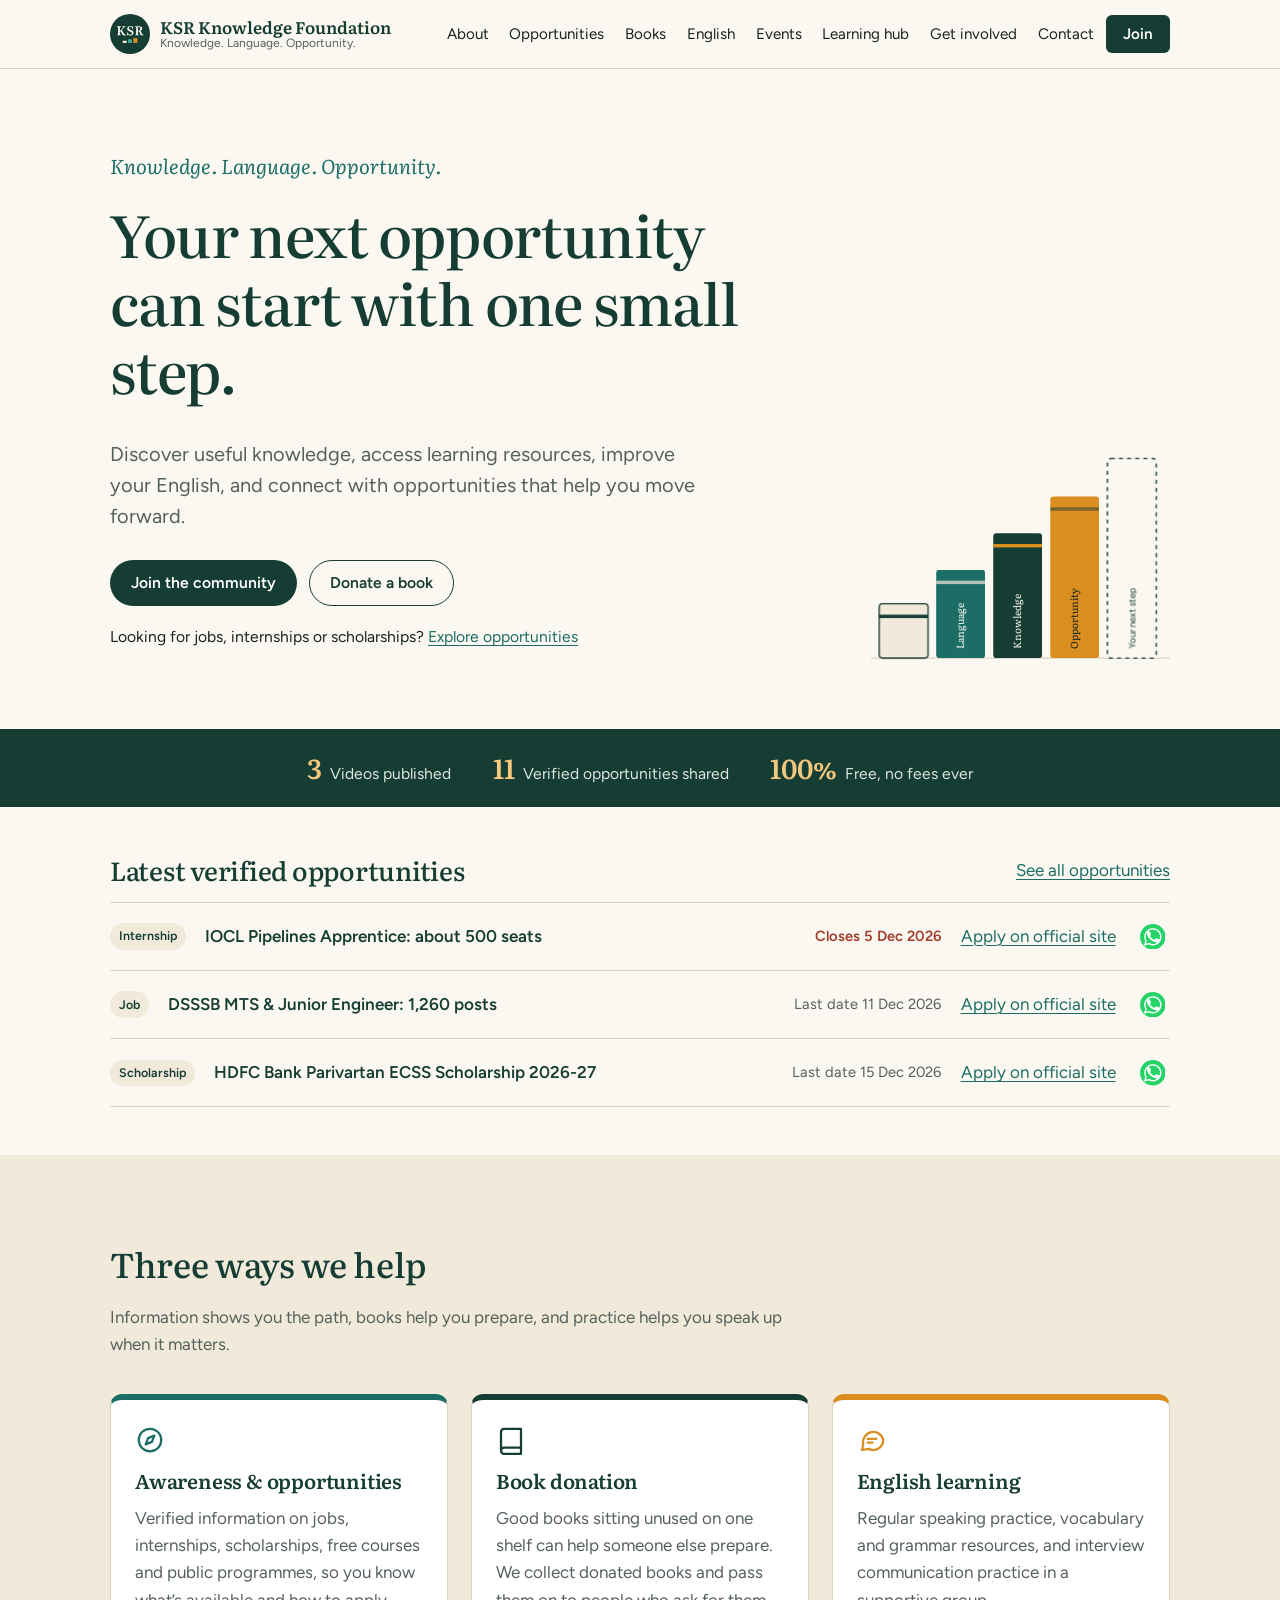
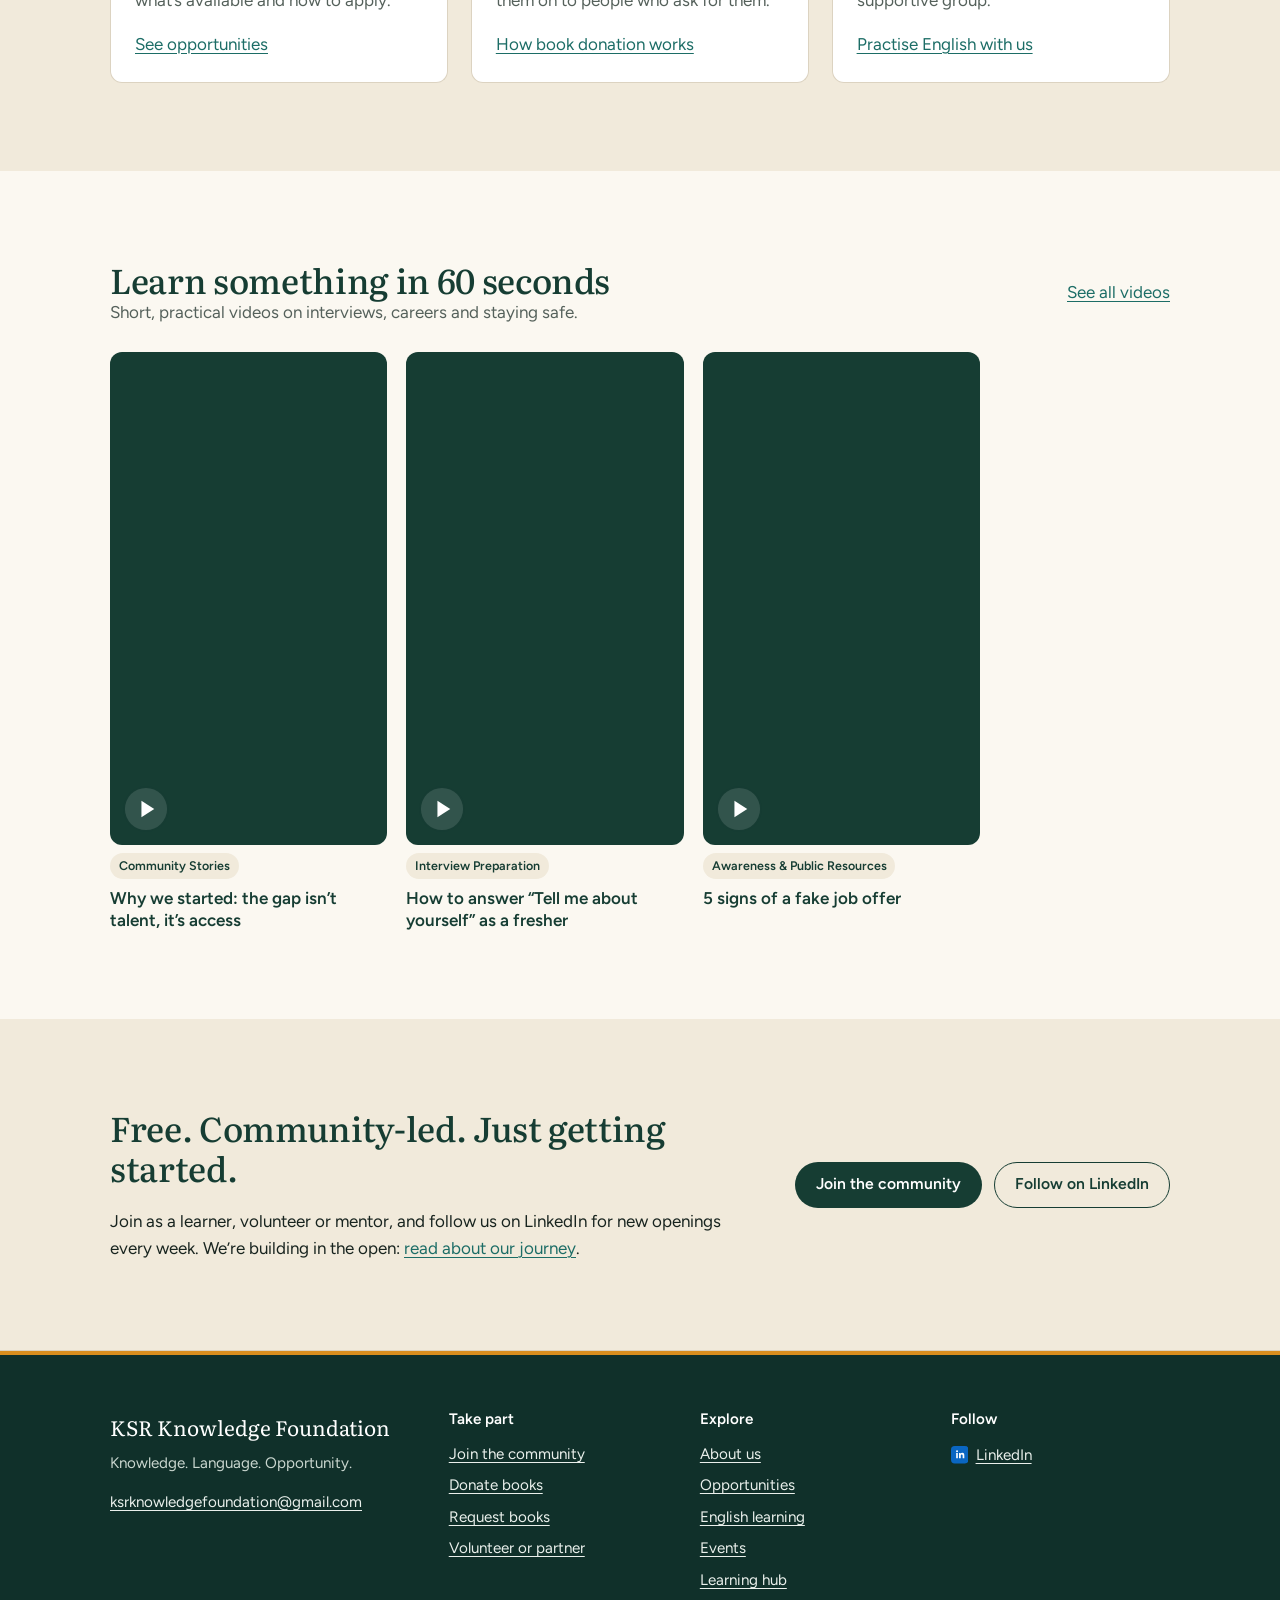
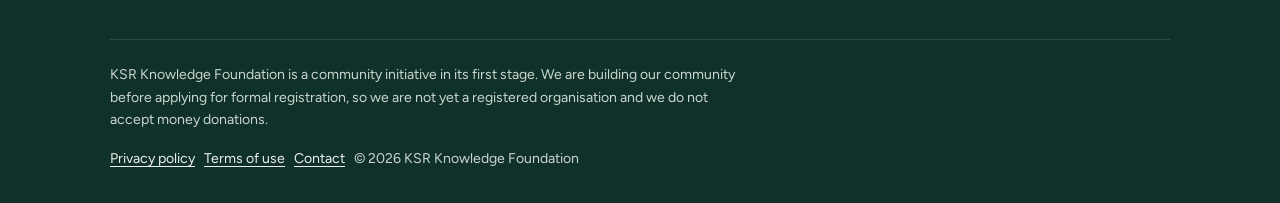
<file: index.html>
<!doctype html>
<html lang="en-IN">
<head>
<meta charset="utf-8">
<meta name="viewport" content="width=device-width, initial-scale=1, viewport-fit=cover">
<title>KSR Knowledge Foundation — Knowledge. Language. Opportunity.</title>
<meta name="description" content="A social-impact initiative sharing verified opportunities, donated books and free English practice with students and job seekers.">
<link rel="canonical" href="https://kamalsaireddy.github.io/ksr-knowledge-foundation/">
<meta property="og:type" content="website">
<meta property="og:site_name" content="KSR Knowledge Foundation">
<meta property="og:title" content="KSR Knowledge Foundation — Knowledge. Language. Opportunity.">
<meta property="og:description" content="A social-impact initiative sharing verified opportunities, donated books and free English practice with students and job seekers.">
<meta property="og:url" content="https://kamalsaireddy.github.io/ksr-knowledge-foundation/">
<meta property="og:image" content="https://kamalsaireddy.github.io/ksr-knowledge-foundation/og-image.png">
<meta name="twitter:card" content="summary_large_image">
<meta name="theme-color" content="#163D33">
<link rel="icon" href="favicon.svg" type="image/svg+xml">
<link rel="preconnect" href="https://fonts.googleapis.com">
<link rel="preconnect" href="https://fonts.gstatic.com" crossorigin>
<link href="https://fonts.googleapis.com/css2?family=Figtree:wght@400;500;600&family=Literata:ital,opsz,wght@0,7..72,400;0,7..72,500;0,7..72,600;1,7..72,400&display=swap" rel="stylesheet">
<link rel="stylesheet" href="style.css?v=6">
<script src="config.js?v=6" defer></script>
<script src="content.js?v=6" defer></script>
<script src="main.js?v=6" defer></script>
</head>
<body>
<a class="skip-link" href="#main">Skip to content</a>
<header class="site-header">
  <div class="wrap header-inner">
    <a class="brand" href="index.html"><img class="brand-mark" src="logo.svg?v=6" width="40" height="40" alt=""><span class="brand-name"><span data-org>KSR Knowledge Foundation</span><small data-tagline>Knowledge. Language. Opportunity.</small></span></a>
    <button class="nav-toggle" type="button" aria-expanded="false" aria-controls="site-nav"><svg width="18" height="18" viewBox="0 0 18 18" aria-hidden="true"><path d="M2 4h14M2 9h14M2 14h14" stroke="currentColor" stroke-width="2" stroke-linecap="round"/></svg><span>Menu</span></button>
    <nav class="site-nav" id="site-nav" aria-label="Main">
      <ul class="nav-list"><li class="nav-home"><a href="index.html" aria-current="page">Home</a></li><li><a href="about.html">About</a></li><li><a href="opportunities.html">Opportunities</a></li><li><a href="books.html">Books</a></li><li><a href="english.html">English</a></li><li><a href="events.html">Events</a></li><li><a href="learn.html">Learning hub</a></li><li><a href="get-involved.html">Get involved</a></li><li><a href="contact.html">Contact</a></li><li><a class="btn btn-primary" href="join.html">Join</a></li></ul>
    </nav>
  </div>
</header>
<main id="main">

<section class="hero"><div class="wrap hero-grid">
  <div>
    <p class="hero-tagline" data-tagline>Knowledge. Language. Opportunity.</p>
    <h1>Your next opportunity can start with one small step.</h1>
    <p class="lede">Discover useful knowledge, access learning resources, improve your English, and connect with opportunities that help you move forward.</p>
    <div class="btn-row"><a class="btn btn-primary" href="join.html">Join the community</a><a class="btn btn-secondary" href="donate.html">Donate a book</a></div>
    <p class="hero-secondary">Looking for jobs, internships or scholarships? <a href="opportunities.html">Explore opportunities</a></p>
  </div>
  <svg class="steps-art" viewBox="0 0 440 340" role="img" aria-label="Five book spines arranged as rising steps">
  <line x1="0" y1="330" x2="440" y2="330" stroke="#DCD3C1" stroke-width="2"/>
  <g class="spine"><rect x="12" y="250" width="72" height="80" rx="5" fill="#F1EADB" stroke="#163D33" stroke-width="2"/><rect x="12" y="266" width="72" height="5" fill="#163D33"/></g>
  <g class="spine"><rect x="96" y="200" width="72" height="130" rx="5" fill="#1C6D66"/><rect x="96" y="216" width="72" height="5" fill="#F1EADB" opacity=".7"/><text x="137" y="316" fill="#FBF8F1" font-family="Literata, Georgia, serif" font-size="15" transform="rotate(-90 137 316)">Language</text></g>
  <g class="spine"><rect x="180" y="146" width="72" height="184" rx="5" fill="#163D33"/><rect x="180" y="162" width="72" height="5" fill="#D98E1F"/><text x="221" y="316" fill="#FBF8F1" font-family="Literata, Georgia, serif" font-size="15" transform="rotate(-90 221 316)">Knowledge</text></g>
  <g class="spine"><rect x="264" y="92" width="72" height="238" rx="5" fill="#D98E1F"/><rect x="264" y="108" width="72" height="5" fill="#163D33" opacity=".5"/><text x="305" y="316" fill="#18241F" font-family="Literata, Georgia, serif" font-size="15" transform="rotate(-90 305 316)">Opportunity</text></g>
  <g class="spine"><rect x="348" y="36" width="72" height="294" rx="5" fill="#FBF8F1" stroke="#163D33" stroke-width="2" stroke-dasharray="6 6"/><text x="389" y="316" fill="#163D33" font-family="Figtree, sans-serif" font-size="14" transform="rotate(-90 389 316)">Your next step</text></g>
</svg>
</div></section>

<section class="trust-strip" aria-label="Our impact so far"><div class="wrap">
  <ul class="trust-list" data-render="impact-strip"></ul>
</div></section>

<section class="section-tight" aria-labelledby="h-latest"><div class="wrap">
  <div class="callout" style="margin-bottom:1rem"><h2 id="h-latest" style="font-size:var(--step-2);margin:0">Latest verified opportunities</h2><a href="opportunities.html">See all opportunities</a></div>
  <div data-render="opportunities-preview"></div>
</div></section>

<section class="section section-cream" aria-labelledby="h-what"><div class="wrap">
  <div class="section-head"><h2 id="h-what">Three ways we help</h2><p>Information shows you the path, books help you prepare, and practice helps you speak up when it matters.</p></div>
  <div class="initiatives"><article class="initiative" style="--spine:#1C6D66"><svg class="icon" viewBox="0 0 24 24" fill="none" stroke="currentColor" stroke-width="1.8" stroke-linecap="round" stroke-linejoin="round" aria-hidden="true"><circle cx="12" cy="12" r="9"/><path d="M15.5 8.5l-2 5-5 2 2-5z"/></svg><h3>Awareness &amp; opportunities</h3><p>Verified information on jobs, internships, scholarships, free courses and public programmes, so you know what’s available and how to apply.</p><a href="opportunities.html">See opportunities</a></article><article class="initiative" style="--spine:#163D33"><svg class="icon" viewBox="0 0 24 24" fill="none" stroke="currentColor" stroke-width="1.8" stroke-linecap="round" stroke-linejoin="round" aria-hidden="true"><path d="M4 5.5A2.5 2.5 0 0 1 6.5 3H20v15H6.5A2.5 2.5 0 0 0 4 20.5z"/><path d="M4 20.5A2.5 2.5 0 0 0 6.5 23H20v-5"/></svg><h3>Book donation</h3><p>Good books sitting unused on one shelf can help someone else prepare. We collect donated books and pass them on to people who ask for them.</p><a href="books.html">How book donation works</a></article><article class="initiative" style="--spine:#D98E1F"><svg class="icon" viewBox="0 0 24 24" fill="none" stroke="currentColor" stroke-width="1.8" stroke-linecap="round" stroke-linejoin="round" aria-hidden="true"><path d="M21 12a8 8 0 0 1-11.6 7.1L4 20l1-4.6A8 8 0 1 1 21 12z"/><path d="M8.5 11h7M8.5 14h4"/></svg><h3>English learning</h3><p>Regular speaking practice, vocabulary and grammar resources, and interview communication practice in a supportive group.</p><a href="english.html">Practise English with us</a></article></div>
</div></section>

<section class="section" aria-labelledby="h-video"><div class="wrap">
  <div class="callout" style="margin-bottom:1.6rem"><div><h2 id="h-video" class="mb-0">Learn something in 60 seconds</h2><p class="mb-0" style="color:var(--muted)">Short, practical videos on interviews, careers and staying safe.</p></div><a href="learn.html">See all videos</a></div>
  <div data-render="video-row"></div>
</div></section>

<section class="section" aria-labelledby="h-events" data-hide-if-no-events><div class="wrap">
  <div class="section-head"><h2 id="h-events">Upcoming meetups and events</h2><p>Speaking circles, career sessions and book drives. All free to attend.</p></div>
  <div data-render="events-preview"></div>
  <p class="mt-2"><a href="events.html">See all events</a></p>
</div></section>

<section class="section section-cream join-band" aria-labelledby="h-join"><div class="wrap callout">
  <div><h2 id="h-join">Free. Community-led. Just getting started.</h2><p class="mb-0">Join as a learner, volunteer or mentor, and follow us on LinkedIn for new openings every week. We’re building in the open: <a href="about.html#journey">read about our journey</a>.</p></div>
  <div class="btn-row"><a class="btn btn-primary" href="join.html">Join the community</a><span data-follow-linkedin hidden><a class="btn btn-secondary" href="#" target="_blank" rel="noopener">Follow on LinkedIn</a></span></div>
</div></section>

</main>
<footer class="site-footer">
  <div class="wrap">
    <div class="footer-grid">
      <div>
        <p class="footer-brand" data-org>KSR Knowledge Foundation</p>
        <p data-tagline>Knowledge. Language. Opportunity.</p>
        <p data-requires-email hidden><a data-email href="#"></a></p>
        <p data-requires-location hidden data-location></p>
      </div>
      <div><h2>Take part</h2><ul><li><a href="join.html">Join the community</a></li><li><a href="donate.html">Donate books</a></li><li><a href="donate.html#request">Request books</a></li><li><a href="get-involved.html">Volunteer or partner</a></li></ul></div>
      <div><h2>Explore</h2><ul><li><a href="about.html">About us</a></li><li><a href="opportunities.html">Opportunities</a></li><li><a href="english.html">English learning</a></li><li><a href="events.html">Events</a></li><li><a href="learn.html">Learning hub</a></li></ul></div>
      <div><h2>Follow</h2><ul data-render="social"><li>Social channels coming soon</li></ul></div>
    </div>
    <div class="footer-stage">
      <p class="mb-0" data-stage style="max-width:70ch"></p>
      <p class="mb-0"><a href="privacy.html">Privacy policy</a> &nbsp; <a href="terms.html">Terms of use</a> &nbsp; <a href="contact.html">Contact</a> &nbsp; © <span data-year>2026</span> <span data-org>KSR Knowledge Foundation</span></p>
    </div>
  </div>
</footer>
<noscript><p style="padding:1rem;text-align:center">Some parts of this site, such as events and forms, need JavaScript switched on.</p></noscript>
</body>
</html>
</file>
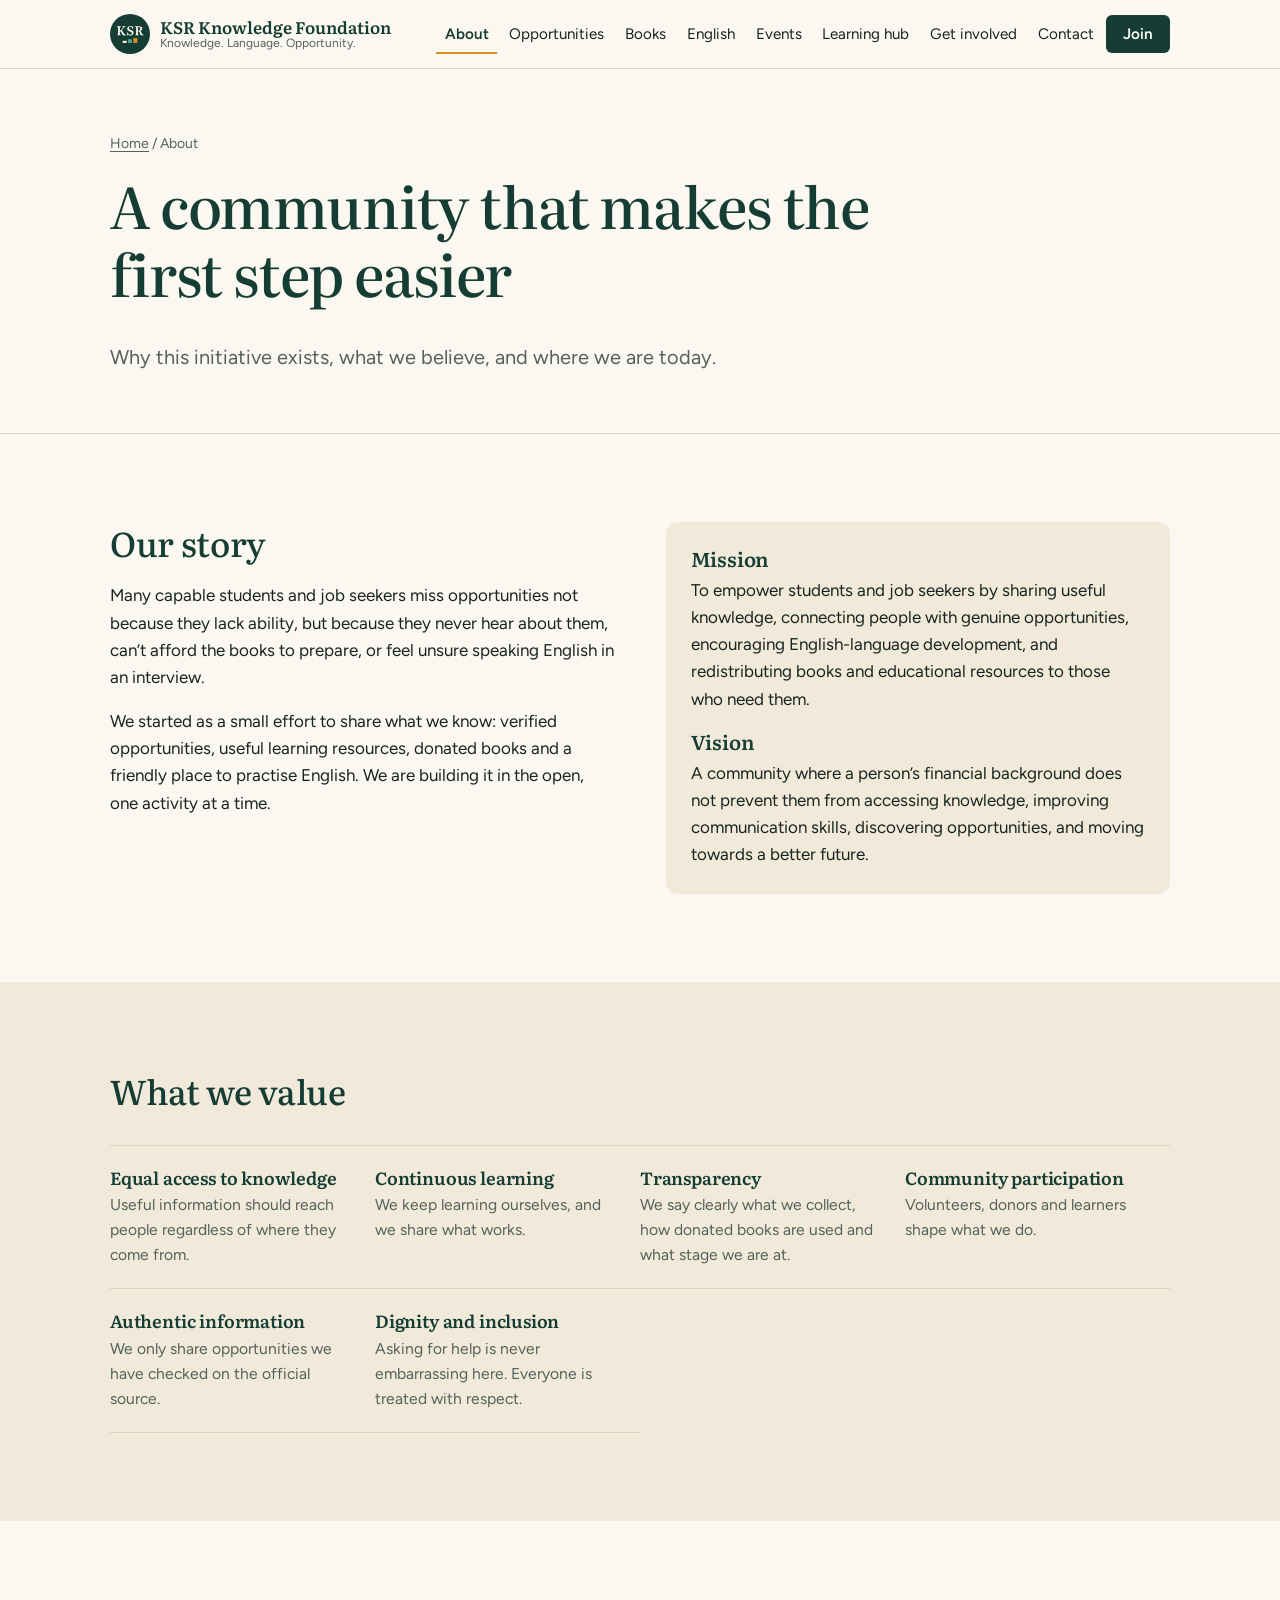
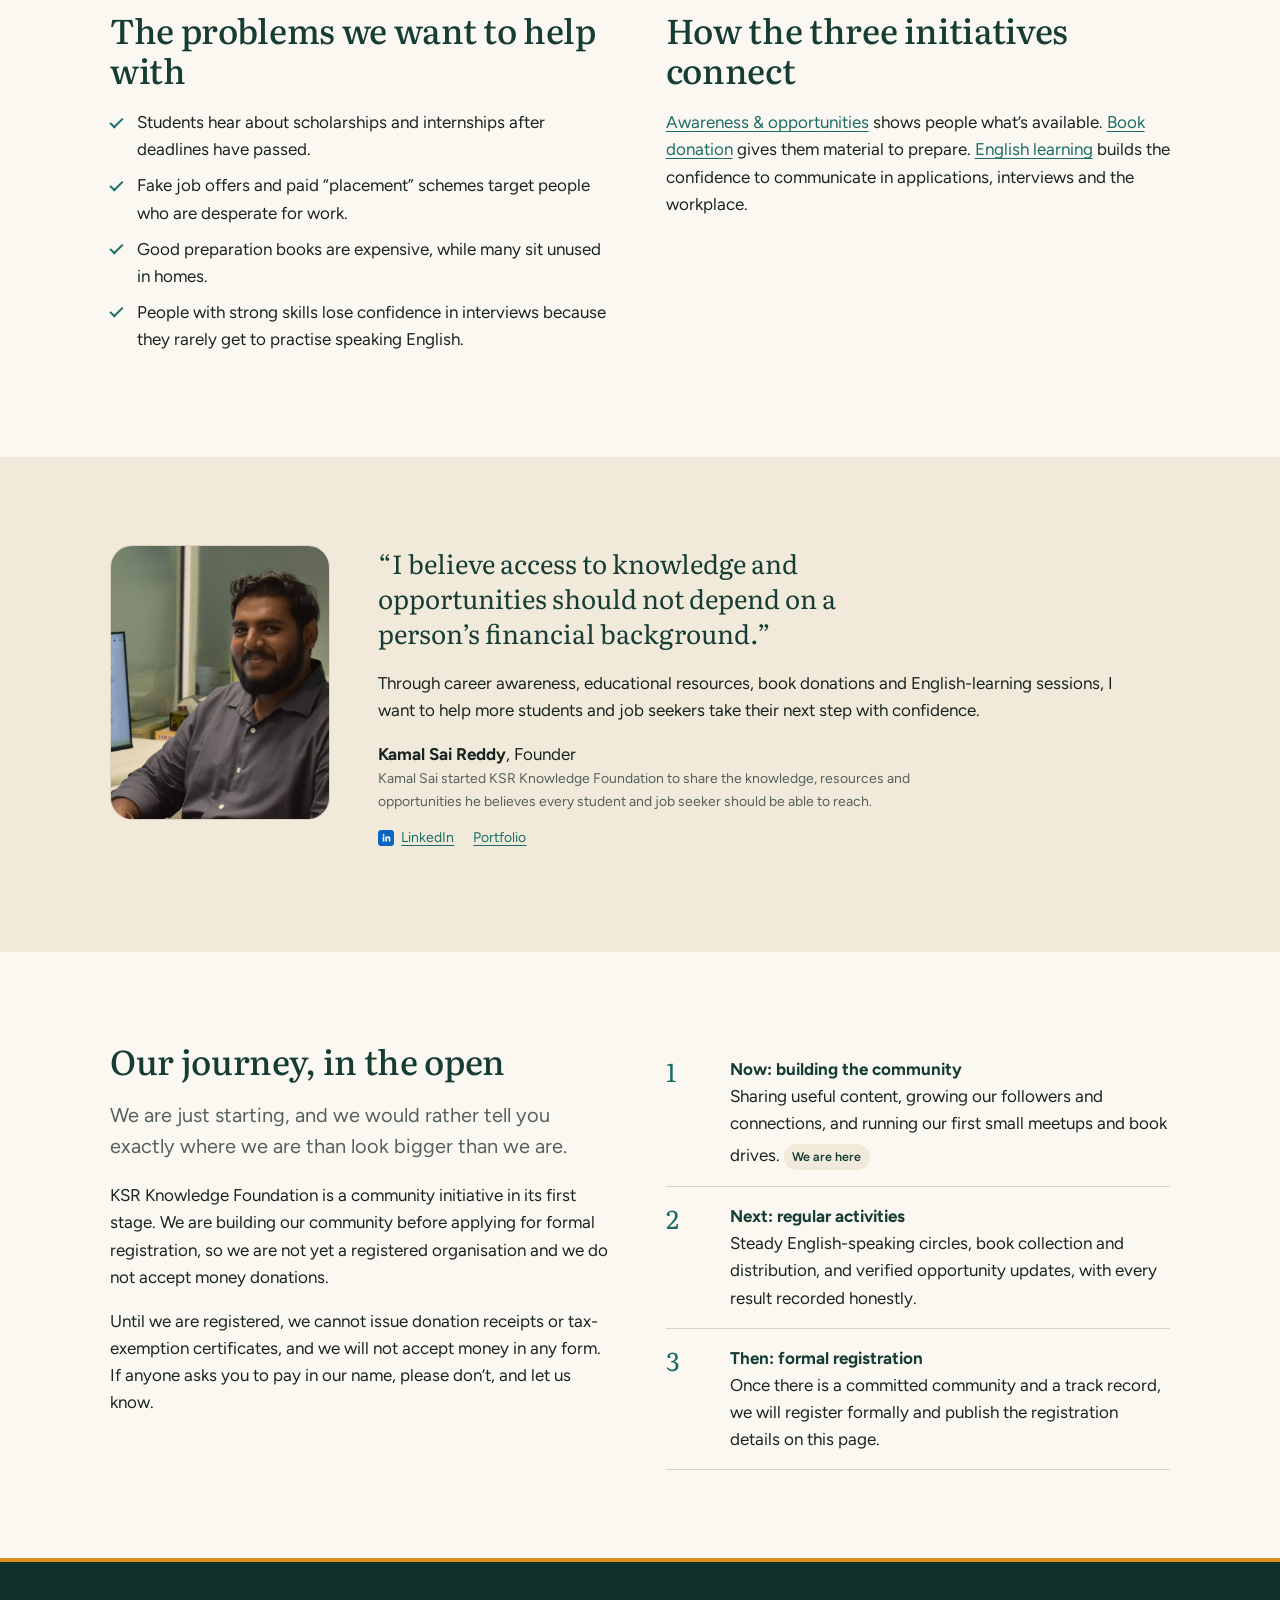
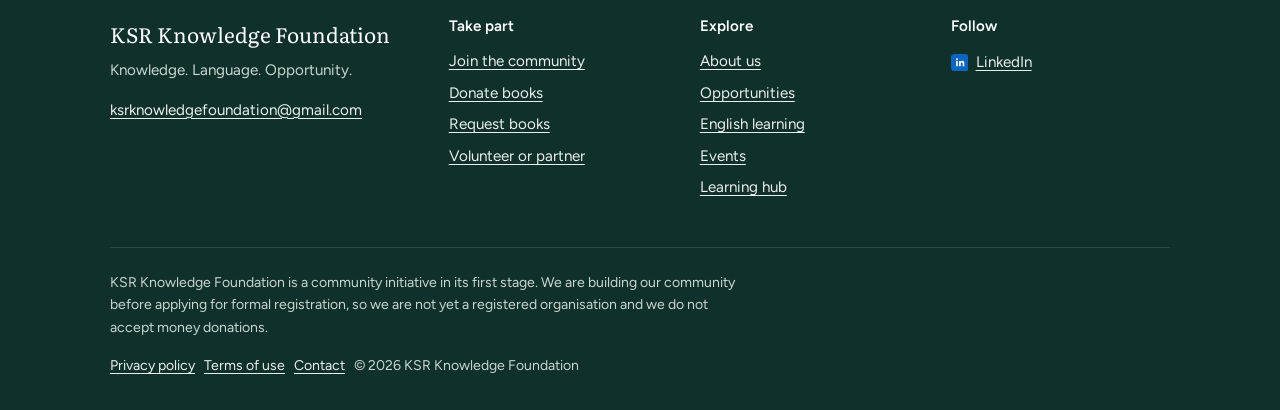
<file: about.html>
<!doctype html>
<html lang="en-IN">
<head>
<meta charset="utf-8">
<meta name="viewport" content="width=device-width, initial-scale=1, viewport-fit=cover">
<title>About us | KSR Knowledge Foundation</title>
<meta name="description" content="Our story, mission, values and current stage as an early-stage social-impact initiative.">
<link rel="canonical" href="https://kamalsaireddy.github.io/ksr-knowledge-foundation/about.html">
<meta property="og:type" content="website">
<meta property="og:site_name" content="KSR Knowledge Foundation">
<meta property="og:title" content="About us | KSR Knowledge Foundation">
<meta property="og:description" content="Our story, mission, values and current stage as an early-stage social-impact initiative.">
<meta property="og:url" content="https://kamalsaireddy.github.io/ksr-knowledge-foundation/about.html">
<meta property="og:image" content="https://kamalsaireddy.github.io/ksr-knowledge-foundation/og-image.png">
<meta name="twitter:card" content="summary_large_image">
<meta name="theme-color" content="#163D33">
<link rel="icon" href="favicon.svg" type="image/svg+xml">
<link rel="preconnect" href="https://fonts.googleapis.com">
<link rel="preconnect" href="https://fonts.gstatic.com" crossorigin>
<link href="https://fonts.googleapis.com/css2?family=Figtree:wght@400;500;600&family=Literata:ital,opsz,wght@0,7..72,400;0,7..72,500;0,7..72,600;1,7..72,400&display=swap" rel="stylesheet">
<link rel="stylesheet" href="style.css?v=6">
<script src="config.js?v=6" defer></script>
<script src="content.js?v=6" defer></script>
<script src="main.js?v=6" defer></script>
</head>
<body>
<a class="skip-link" href="#main">Skip to content</a>
<header class="site-header">
  <div class="wrap header-inner">
    <a class="brand" href="index.html"><img class="brand-mark" src="logo.svg?v=6" width="40" height="40" alt=""><span class="brand-name"><span data-org>KSR Knowledge Foundation</span><small data-tagline>Knowledge. Language. Opportunity.</small></span></a>
    <button class="nav-toggle" type="button" aria-expanded="false" aria-controls="site-nav"><svg width="18" height="18" viewBox="0 0 18 18" aria-hidden="true"><path d="M2 4h14M2 9h14M2 14h14" stroke="currentColor" stroke-width="2" stroke-linecap="round"/></svg><span>Menu</span></button>
    <nav class="site-nav" id="site-nav" aria-label="Main">
      <ul class="nav-list"><li class="nav-home"><a href="index.html">Home</a></li><li><a href="about.html" aria-current="page">About</a></li><li><a href="opportunities.html">Opportunities</a></li><li><a href="books.html">Books</a></li><li><a href="english.html">English</a></li><li><a href="events.html">Events</a></li><li><a href="learn.html">Learning hub</a></li><li><a href="get-involved.html">Get involved</a></li><li><a href="contact.html">Contact</a></li><li><a class="btn btn-primary" href="join.html">Join</a></li></ul>
    </nav>
  </div>
</header>
<main id="main">
<section class="page-intro"><div class="wrap"><p class="breadcrumb"><a href="index.html">Home</a> / About</p><h1>A community that makes the first step easier</h1><p class="lede">Why this initiative exists, what we believe, and where we are today.</p></div></section>
<section class="section"><div class="wrap grid-2">
  <div><h2>Our story</h2>
    <p>Many capable students and job seekers miss opportunities not because they lack ability, but because they never hear about them, can’t afford the books to prepare, or feel unsure speaking English in an interview.</p>
    <p>We started as a small effort to share what we know: verified opportunities, useful learning resources, donated books and a friendly place to practise English. We are building it in the open, one activity at a time.</p>
  </div>
  <div class="panel panel-cream">
    <h3>Mission</h3><p>To empower students and job seekers by sharing useful knowledge, connecting people with genuine opportunities, encouraging English-language development, and redistributing books and educational resources to those who need them.</p>
    <h3>Vision</h3><p class="mb-0">A community where a person’s financial background does not prevent them from accessing knowledge, improving communication skills, discovering opportunities, and moving towards a better future.</p>
  </div>
</div></section>

<section class="section section-cream"><div class="wrap">
  <div class="section-head"><h2>What we value</h2></div>
  <div class="values">
    <div><h3>Equal access to knowledge</h3><p>Useful information should reach people regardless of where they come from.</p></div>
    <div><h3>Continuous learning</h3><p>We keep learning ourselves, and we share what works.</p></div>
    <div><h3>Transparency</h3><p>We say clearly what we collect, how donated books are used and what stage we are at.</p></div>
    <div><h3>Community participation</h3><p>Volunteers, donors and learners shape what we do.</p></div>
    <div><h3>Authentic information</h3><p>We only share opportunities we have checked on the official source.</p></div>
    <div><h3>Dignity and inclusion</h3><p>Asking for help is never embarrassing here. Everyone is treated with respect.</p></div>
  </div>
</div></section>

<section class="section"><div class="wrap grid-2">
  <div><h2>The problems we want to help with</h2>
    <ul class="checklist"><li>Students hear about scholarships and internships after deadlines have passed.</li><li>Fake job offers and paid “placement” schemes target people who are desperate for work.</li><li>Good preparation books are expensive, while many sit unused in homes.</li><li>People with strong skills lose confidence in interviews because they rarely get to practise speaking English.</li></ul>
  </div>
  <div><h2>How the three initiatives connect</h2>
    <p><a href="opportunities.html">Awareness &amp; opportunities</a> shows people what’s available. <a href="books.html">Book donation</a> gives them material to prepare. <a href="english.html">English learning</a> builds the confidence to communicate in applications, interviews and the workplace.</p>
  </div>
</div></section>

<section class="section section-cream"><div class="wrap"><div class="founder">
  <div class="founder-photo" data-founder-photo><span>Founder photo<br>coming soon</span></div>
  <div>
    <blockquote>“I believe access to knowledge and opportunities should not depend on a person’s financial background.”</blockquote>
    <p>Through career awareness, educational resources, book donations and English-learning sessions, I want to help more students and job seekers take their next step with confidence.</p>
    <p class="mb-0"><strong data-founder-name>[Founder name]</strong>, <span data-founder-role>Founder</span></p>
    <p class="small" data-founder-bio></p>
    <p class="small" data-founder-links hidden></p>
  </div>
</div></div></section>

<section class="section" id="journey" aria-labelledby="h-journey"><div class="wrap grid-2">
  <div>
    <h2 id="h-journey">Our journey, in the open</h2>
    <p class="lede">We are just starting, and we would rather tell you exactly where we are than look bigger than we are.</p>
    <p data-stage></p>
    <p>Until we are registered, we cannot issue donation receipts or tax-exemption certificates, and we will not accept money in any form. If anyone asks you to pay in our name, please don’t, and let us know.</p>
  </div>
  <ol class="process">
    <li><div><strong>Now: building the community</strong>Sharing useful content, growing our followers and connections, and running our first small meetups and book drives. <span class="badge" style="margin-top:.4rem">We are here</span></div></li>
    <li><div><strong>Next: regular activities</strong>Steady English-speaking circles, book collection and distribution, and verified opportunity updates, with every result recorded honestly.</div></li>
    <li><div><strong>Then: formal registration</strong>Once there is a committed community and a track record, we will register formally and publish the registration details on this page.</div></li>
  </ol>
</div></section>

</main>
<footer class="site-footer">
  <div class="wrap">
    <div class="footer-grid">
      <div>
        <p class="footer-brand" data-org>KSR Knowledge Foundation</p>
        <p data-tagline>Knowledge. Language. Opportunity.</p>
        <p data-requires-email hidden><a data-email href="#"></a></p>
        <p data-requires-location hidden data-location></p>
      </div>
      <div><h2>Take part</h2><ul><li><a href="join.html">Join the community</a></li><li><a href="donate.html">Donate books</a></li><li><a href="donate.html#request">Request books</a></li><li><a href="get-involved.html">Volunteer or partner</a></li></ul></div>
      <div><h2>Explore</h2><ul><li><a href="about.html">About us</a></li><li><a href="opportunities.html">Opportunities</a></li><li><a href="english.html">English learning</a></li><li><a href="events.html">Events</a></li><li><a href="learn.html">Learning hub</a></li></ul></div>
      <div><h2>Follow</h2><ul data-render="social"><li>Social channels coming soon</li></ul></div>
    </div>
    <div class="footer-stage">
      <p class="mb-0" data-stage style="max-width:70ch"></p>
      <p class="mb-0"><a href="privacy.html">Privacy policy</a> &nbsp; <a href="terms.html">Terms of use</a> &nbsp; <a href="contact.html">Contact</a> &nbsp; © <span data-year>2026</span> <span data-org>KSR Knowledge Foundation</span></p>
    </div>
  </div>
</footer>
<noscript><p style="padding:1rem;text-align:center">Some parts of this site, such as events and forms, need JavaScript switched on.</p></noscript>
</body>
</html>
</file>
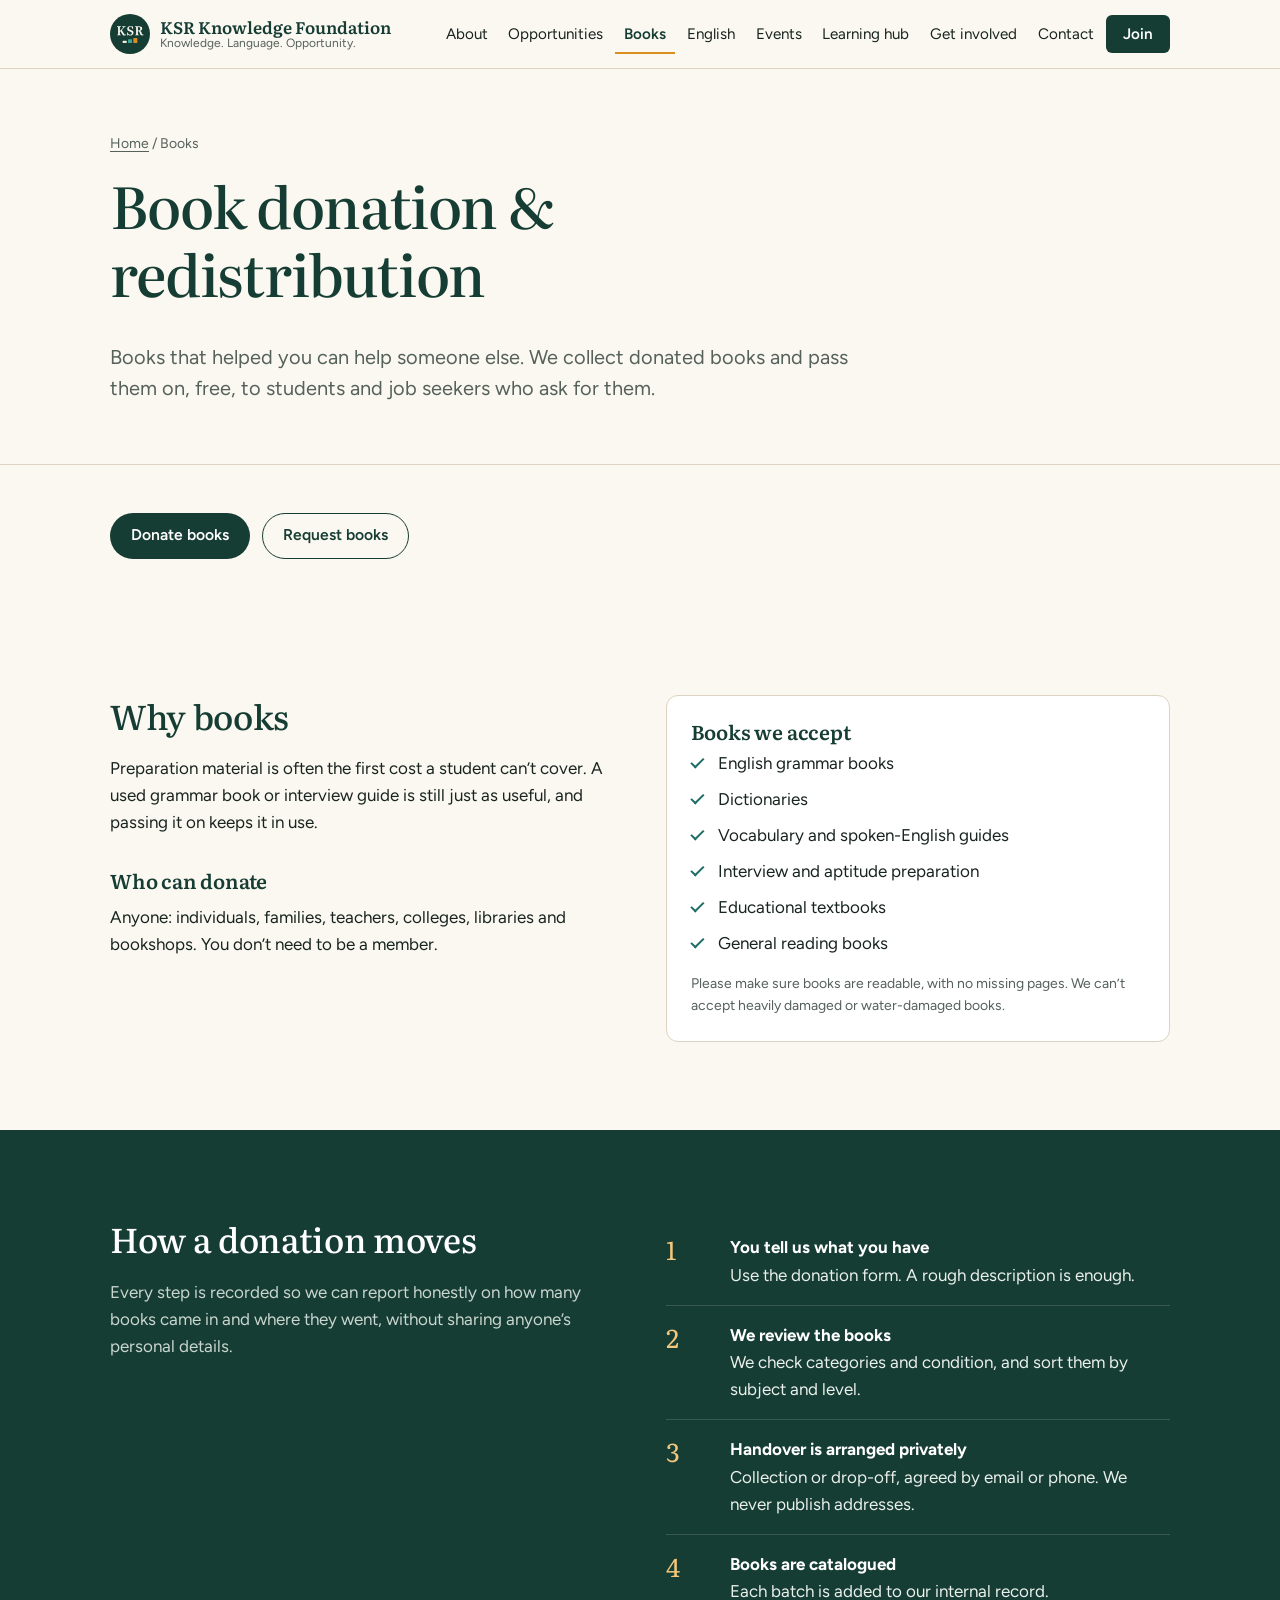
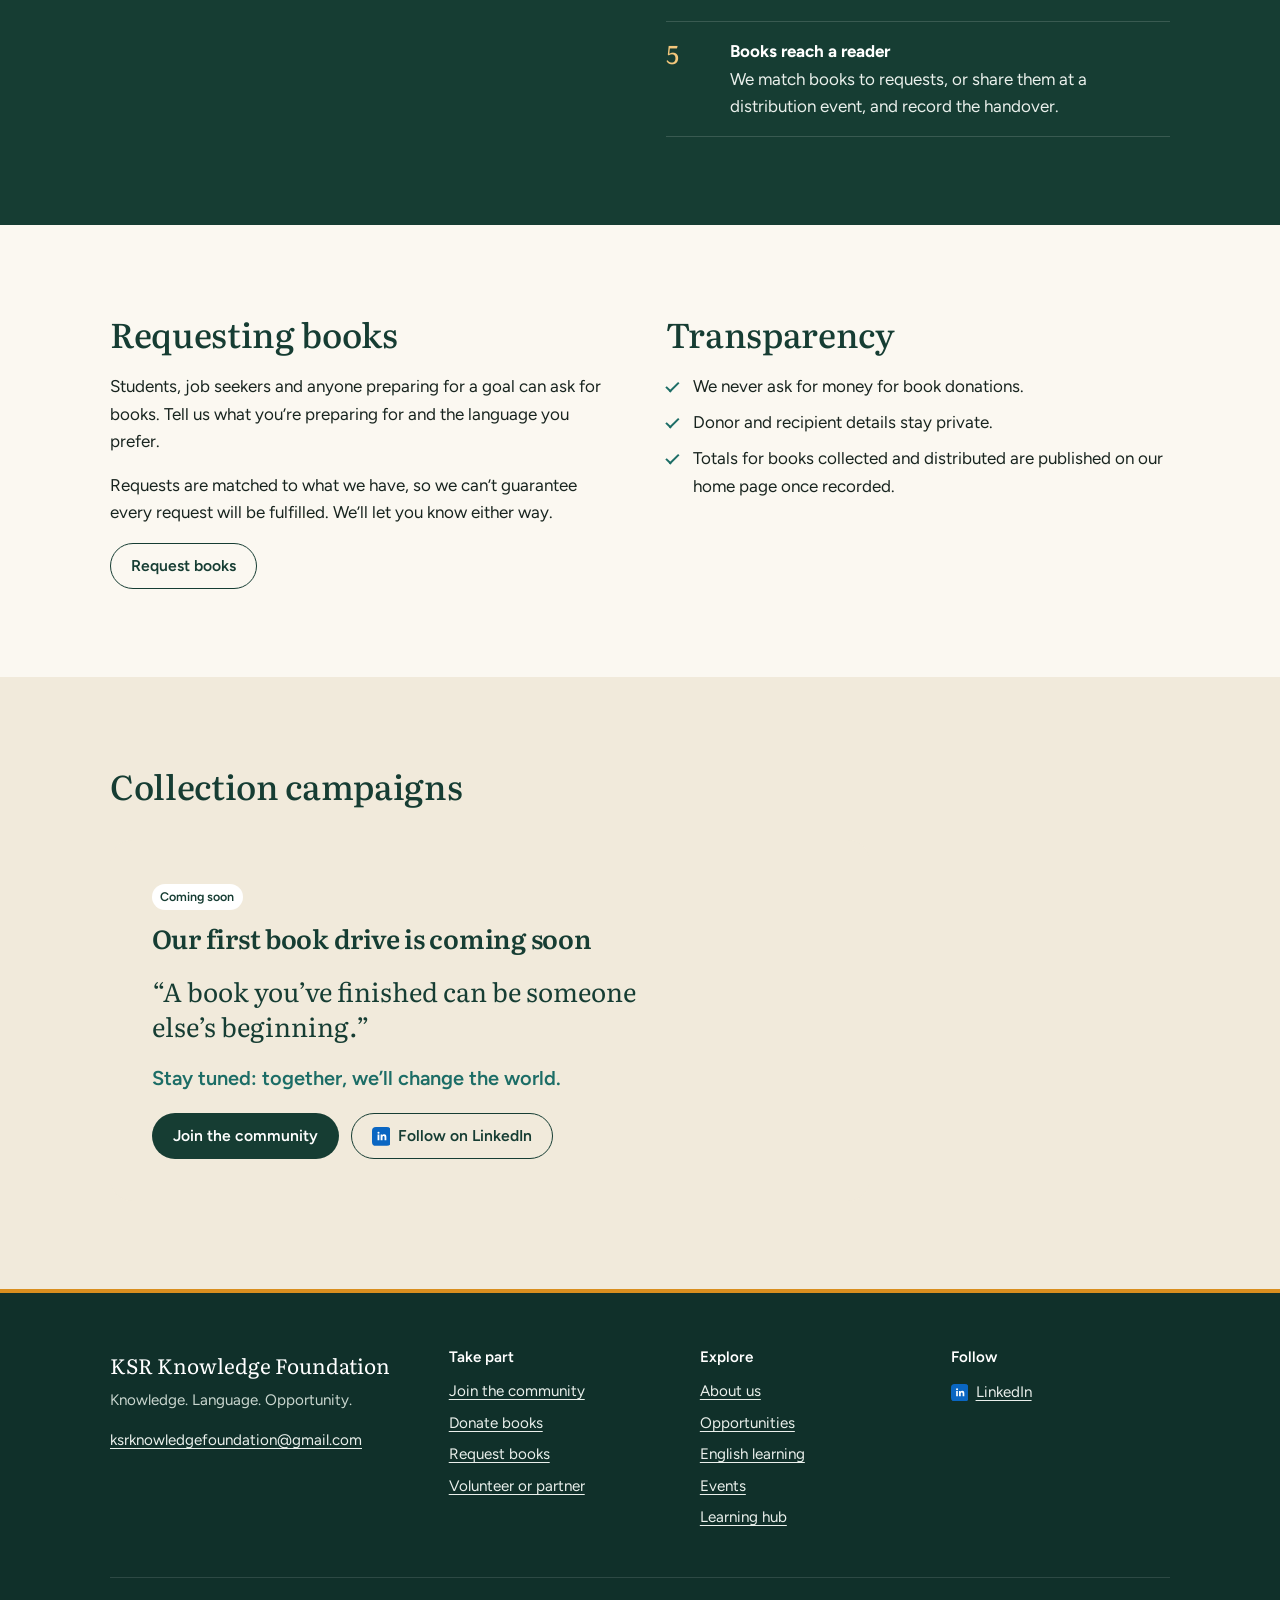
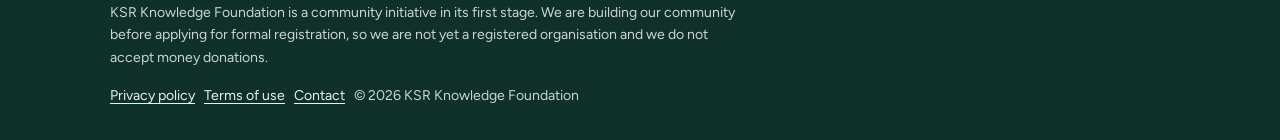
<file: books.html>
<!doctype html>
<html lang="en-IN">
<head>
<meta charset="utf-8">
<meta name="viewport" content="width=device-width, initial-scale=1, viewport-fit=cover">
<title>Book donation &amp; redistribution | KSR Knowledge Foundation</title>
<meta name="description" content="How we collect donated books and pass them on, free, to students and job seekers.">
<link rel="canonical" href="https://kamalsaireddy.github.io/ksr-knowledge-foundation/books.html">
<meta property="og:type" content="website">
<meta property="og:site_name" content="KSR Knowledge Foundation">
<meta property="og:title" content="Book donation &amp; redistribution | KSR Knowledge Foundation">
<meta property="og:description" content="How we collect donated books and pass them on, free, to students and job seekers.">
<meta property="og:url" content="https://kamalsaireddy.github.io/ksr-knowledge-foundation/books.html">
<meta property="og:image" content="https://kamalsaireddy.github.io/ksr-knowledge-foundation/og-image.png">
<meta name="twitter:card" content="summary_large_image">
<meta name="theme-color" content="#163D33">
<link rel="icon" href="favicon.svg" type="image/svg+xml">
<link rel="preconnect" href="https://fonts.googleapis.com">
<link rel="preconnect" href="https://fonts.gstatic.com" crossorigin>
<link href="https://fonts.googleapis.com/css2?family=Figtree:wght@400;500;600&family=Literata:ital,opsz,wght@0,7..72,400;0,7..72,500;0,7..72,600;1,7..72,400&display=swap" rel="stylesheet">
<link rel="stylesheet" href="style.css?v=6">
<script src="config.js?v=6" defer></script>
<script src="content.js?v=6" defer></script>
<script src="main.js?v=6" defer></script>
</head>
<body>
<a class="skip-link" href="#main">Skip to content</a>
<header class="site-header">
  <div class="wrap header-inner">
    <a class="brand" href="index.html"><img class="brand-mark" src="logo.svg?v=6" width="40" height="40" alt=""><span class="brand-name"><span data-org>KSR Knowledge Foundation</span><small data-tagline>Knowledge. Language. Opportunity.</small></span></a>
    <button class="nav-toggle" type="button" aria-expanded="false" aria-controls="site-nav"><svg width="18" height="18" viewBox="0 0 18 18" aria-hidden="true"><path d="M2 4h14M2 9h14M2 14h14" stroke="currentColor" stroke-width="2" stroke-linecap="round"/></svg><span>Menu</span></button>
    <nav class="site-nav" id="site-nav" aria-label="Main">
      <ul class="nav-list"><li class="nav-home"><a href="index.html">Home</a></li><li><a href="about.html">About</a></li><li><a href="opportunities.html">Opportunities</a></li><li><a href="books.html" aria-current="page">Books</a></li><li><a href="english.html">English</a></li><li><a href="events.html">Events</a></li><li><a href="learn.html">Learning hub</a></li><li><a href="get-involved.html">Get involved</a></li><li><a href="contact.html">Contact</a></li><li><a class="btn btn-primary" href="join.html">Join</a></li></ul>
    </nav>
  </div>
</header>
<main id="main">
<section class="page-intro"><div class="wrap"><p class="breadcrumb"><a href="index.html">Home</a> / Books</p><h1>Book donation &amp; redistribution</h1><p class="lede">Books that helped you can help someone else. We collect donated books and pass them on, free, to students and job seekers who ask for them.</p></div></section>
<section class="section-tight"><div class="wrap btn-row"><a class="btn btn-primary" href="donate.html">Donate books</a><a class="btn btn-secondary" href="donate.html#request">Request books</a></div></section>

<section class="section"><div class="wrap grid-2">
  <div><h2>Why books</h2><p>Preparation material is often the first cost a student can’t cover. A used grammar book or interview guide is still just as useful, and passing it on keeps it in use.</p>
    <h3 class="mt-2">Who can donate</h3><p>Anyone: individuals, families, teachers, colleges, libraries and bookshops. You don’t need to be a member.</p></div>
  <div class="panel"><h3>Books we accept</h3>
    <ul class="checklist"><li>English grammar books</li><li>Dictionaries</li><li>Vocabulary and spoken-English guides</li><li>Interview and aptitude preparation</li><li>Educational textbooks</li><li>General reading books</li></ul>
    <p class="small mb-0">Please make sure books are readable, with no missing pages. We can’t accept heavily damaged or water-damaged books.</p></div>
</div></section>

<section class="section section-forest" aria-labelledby="h-proc"><div class="wrap grid-2">
  <div><h2 id="h-proc">How a donation moves</h2><p style="color:#C9D6CF">Every step is recorded so we can report honestly on how many books came in and where they went, without sharing anyone’s personal details.</p></div>
  <ol class="process">
    <li><div><strong>You tell us what you have</strong>Use the donation form. A rough description is enough.</div></li>
    <li><div><strong>We review the books</strong>We check categories and condition, and sort them by subject and level.</div></li>
    <li><div><strong>Handover is arranged privately</strong>Collection or drop-off, agreed by email or phone. We never publish addresses.</div></li>
    <li><div><strong>Books are catalogued</strong>Each batch is added to our internal record.</div></li>
    <li><div><strong>Books reach a reader</strong>We match books to requests, or share them at a distribution event, and record the handover.</div></li>
  </ol>
</div></section>

<section class="section"><div class="wrap grid-2">
  <div><h2>Requesting books</h2><p>Students, job seekers and anyone preparing for a goal can ask for books. Tell us what you’re preparing for and the language you prefer.</p><p>Requests are matched to what we have, so we can’t guarantee every request will be fulfilled. We’ll let you know either way.</p><a class="btn btn-secondary" href="donate.html#request">Request books</a></div>
  <div><h2>Transparency</h2><ul class="checklist"><li>We never ask for money for book donations.</li><li>Donor and recipient details stay private.</li><li>Totals for books collected and distributed are published on our home page once recorded.</li></ul></div>
</div></section>

<section class="section section-cream" aria-labelledby="h-camp"><div class="wrap">
  <div class="section-head"><h2 id="h-camp">Collection campaigns</h2></div>
  <div data-render="campaigns"></div>
</div></section>

</main>
<footer class="site-footer">
  <div class="wrap">
    <div class="footer-grid">
      <div>
        <p class="footer-brand" data-org>KSR Knowledge Foundation</p>
        <p data-tagline>Knowledge. Language. Opportunity.</p>
        <p data-requires-email hidden><a data-email href="#"></a></p>
        <p data-requires-location hidden data-location></p>
      </div>
      <div><h2>Take part</h2><ul><li><a href="join.html">Join the community</a></li><li><a href="donate.html">Donate books</a></li><li><a href="donate.html#request">Request books</a></li><li><a href="get-involved.html">Volunteer or partner</a></li></ul></div>
      <div><h2>Explore</h2><ul><li><a href="about.html">About us</a></li><li><a href="opportunities.html">Opportunities</a></li><li><a href="english.html">English learning</a></li><li><a href="events.html">Events</a></li><li><a href="learn.html">Learning hub</a></li></ul></div>
      <div><h2>Follow</h2><ul data-render="social"><li>Social channels coming soon</li></ul></div>
    </div>
    <div class="footer-stage">
      <p class="mb-0" data-stage style="max-width:70ch"></p>
      <p class="mb-0"><a href="privacy.html">Privacy policy</a> &nbsp; <a href="terms.html">Terms of use</a> &nbsp; <a href="contact.html">Contact</a> &nbsp; © <span data-year>2026</span> <span data-org>KSR Knowledge Foundation</span></p>
    </div>
  </div>
</footer>
<noscript><p style="padding:1rem;text-align:center">Some parts of this site, such as events and forms, need JavaScript switched on.</p></noscript>
</body>
</html>
</file>
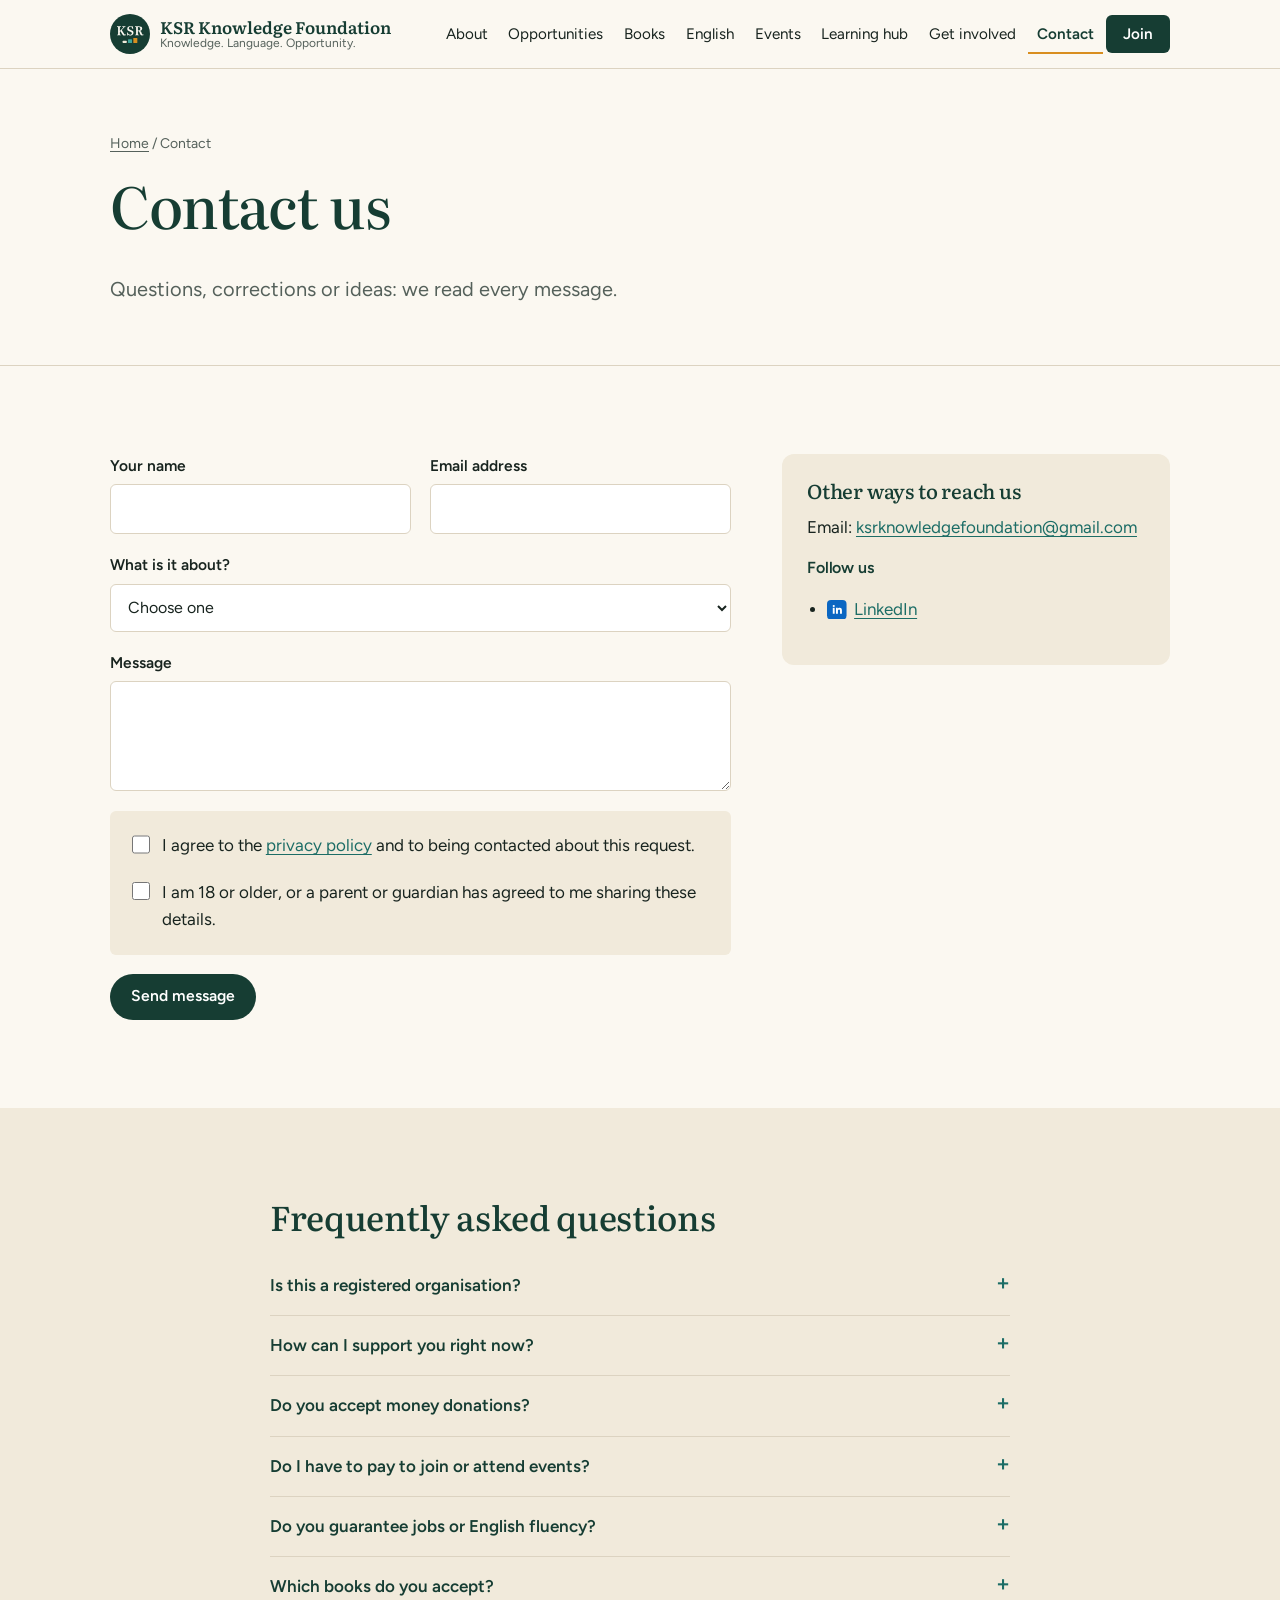
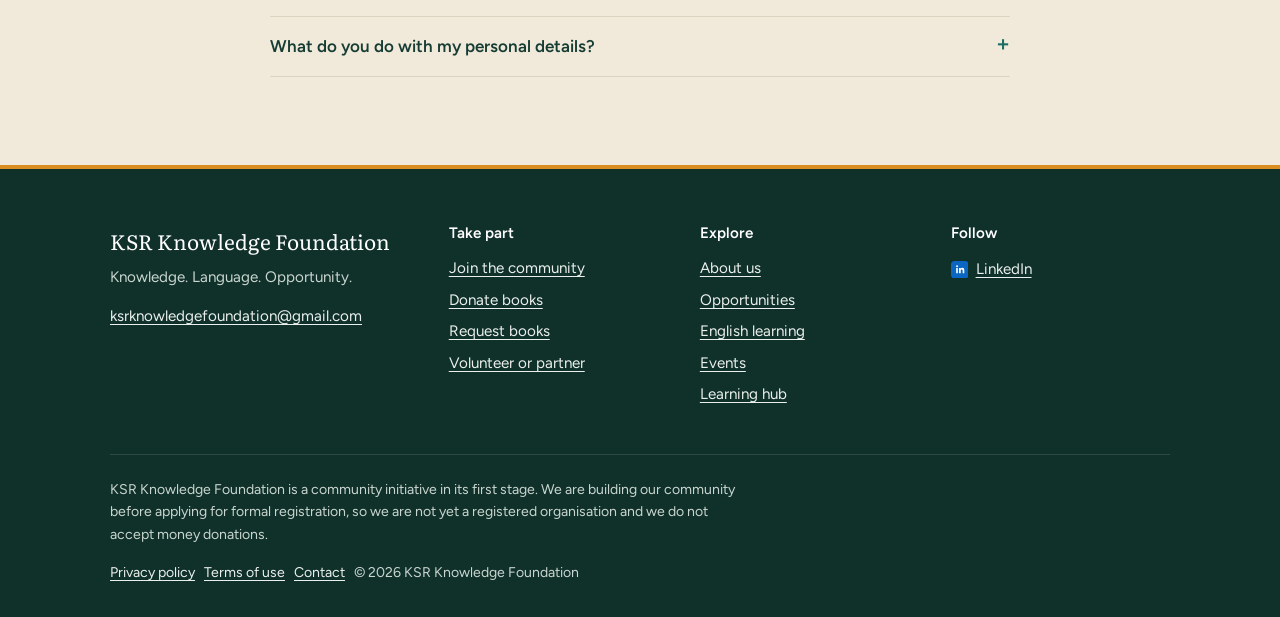
<file: contact.html>
<!doctype html>
<html lang="en-IN">
<head>
<meta charset="utf-8">
<meta name="viewport" content="width=device-width, initial-scale=1, viewport-fit=cover">
<title>Contact us | KSR Knowledge Foundation</title>
<meta name="description" content="Contact us and read frequently asked questions.">
<link rel="canonical" href="https://kamalsaireddy.github.io/ksr-knowledge-foundation/contact.html">
<meta property="og:type" content="website">
<meta property="og:site_name" content="KSR Knowledge Foundation">
<meta property="og:title" content="Contact us | KSR Knowledge Foundation">
<meta property="og:description" content="Contact us and read frequently asked questions.">
<meta property="og:url" content="https://kamalsaireddy.github.io/ksr-knowledge-foundation/contact.html">
<meta property="og:image" content="https://kamalsaireddy.github.io/ksr-knowledge-foundation/og-image.png">
<meta name="twitter:card" content="summary_large_image">
<meta name="theme-color" content="#163D33">
<link rel="icon" href="favicon.svg" type="image/svg+xml">
<link rel="preconnect" href="https://fonts.googleapis.com">
<link rel="preconnect" href="https://fonts.gstatic.com" crossorigin>
<link href="https://fonts.googleapis.com/css2?family=Figtree:wght@400;500;600&family=Literata:ital,opsz,wght@0,7..72,400;0,7..72,500;0,7..72,600;1,7..72,400&display=swap" rel="stylesheet">
<link rel="stylesheet" href="style.css?v=6">
<script src="config.js?v=6" defer></script>
<script src="content.js?v=6" defer></script>
<script src="main.js?v=6" defer></script>
</head>
<body>
<a class="skip-link" href="#main">Skip to content</a>
<header class="site-header">
  <div class="wrap header-inner">
    <a class="brand" href="index.html"><img class="brand-mark" src="logo.svg?v=6" width="40" height="40" alt=""><span class="brand-name"><span data-org>KSR Knowledge Foundation</span><small data-tagline>Knowledge. Language. Opportunity.</small></span></a>
    <button class="nav-toggle" type="button" aria-expanded="false" aria-controls="site-nav"><svg width="18" height="18" viewBox="0 0 18 18" aria-hidden="true"><path d="M2 4h14M2 9h14M2 14h14" stroke="currentColor" stroke-width="2" stroke-linecap="round"/></svg><span>Menu</span></button>
    <nav class="site-nav" id="site-nav" aria-label="Main">
      <ul class="nav-list"><li class="nav-home"><a href="index.html">Home</a></li><li><a href="about.html">About</a></li><li><a href="opportunities.html">Opportunities</a></li><li><a href="books.html">Books</a></li><li><a href="english.html">English</a></li><li><a href="events.html">Events</a></li><li><a href="learn.html">Learning hub</a></li><li><a href="get-involved.html">Get involved</a></li><li><a href="contact.html" aria-current="page">Contact</a></li><li><a class="btn btn-primary" href="join.html">Join</a></li></ul>
    </nav>
  </div>
</header>
<main id="main">
<section class="page-intro"><div class="wrap"><p class="breadcrumb"><a href="index.html">Home</a> / Contact</p><h1>Contact us</h1><p class="lede">Questions, corrections or ideas: we read every message.</p></div></section>
<section class="section"><div class="wrap grid-2 grid-main-side">
  <div><form class="form" data-form="Contact message">
    <div class="form-row"><div class="field"><label for="c-name">Your name</label><input type="text" id="c-name" name="name" required aria-describedby="c-name-err" autocomplete="name"><p class="error-msg" id="c-name-err"></p></div><div class="field"><label for="c-email">Email address</label><input type="email" id="c-email" name="email" required aria-describedby="c-email-err" autocomplete="email"><p class="error-msg" id="c-email-err"></p></div></div>
    <div class="field"><label for="c-topic">What is it about?</label><select id="c-topic" name="topic" required aria-describedby="c-topic-err"><option value="">Choose one</option><option>General question</option><option>Book donation</option><option>Events</option><option>Opportunities listing</option><option>Volunteering</option><option>Partnership</option><option>Report a problem</option></select><p class="error-msg" id="c-topic-err"></p></div>
    <div class="field"><label for="c-msg">Message</label><textarea id="c-msg" name="message" required maxlength="1000" aria-describedby="c-msg-err" ></textarea><p class="error-msg" id="c-msg-err"></p></div>
    <div class="consent">
  <label class="option"><input type="checkbox" name="privacy_consent" value="Yes" required> <span>I agree to the <a href="privacy.html" target="_blank">privacy policy</a> and to being contacted about this request.</span></label>
  <label class="option"><input type="checkbox" name="age_confirmation" value="Yes" required> <span>I am 18 or older, or a parent or guardian has agreed to me sharing these details.</span></label>
  <p class="error-msg" id="c-consent-err"></p>
  <input class="hp" type="text" name="botcheck" tabindex="-1" autocomplete="off" aria-hidden="true">
</div>
    <div class="form-status" role="status" aria-live="polite"></div><div><button class="btn btn-primary" type="submit">Send message</button></div>
  </form>
  <template data-success><div class="form-success"><h3 tabindex="-1">Message sent</h3><p class="mb-0">Thanks for getting in touch. We’ll reply by email, usually within a few days.</p></div></template></div>
  <aside>
    <div class="panel panel-cream">
      <h2 style="font-size:var(--step-1)">Other ways to reach us</h2>
      <p data-requires-email hidden>Email: <a data-email href="#"></a></p>
      <p data-no-email>An official email address will be added here soon.</p>
      <p data-requires-location hidden>Based in <span data-location></span>. We don’t have an office open to visitors.</p>
      <h3 style="font-size:1rem;font-family:var(--sans)">Follow us</h3>
      <ul data-render="social"></ul>
    </div>
  </aside>
</div></section>
<section class="section section-cream" aria-labelledby="h-faq"><div class="wrap" style="max-width:820px">
  <h2 id="h-faq">Frequently asked questions</h2>
  <div class="faq" data-render="faqs"></div>
</div></section>

</main>
<footer class="site-footer">
  <div class="wrap">
    <div class="footer-grid">
      <div>
        <p class="footer-brand" data-org>KSR Knowledge Foundation</p>
        <p data-tagline>Knowledge. Language. Opportunity.</p>
        <p data-requires-email hidden><a data-email href="#"></a></p>
        <p data-requires-location hidden data-location></p>
      </div>
      <div><h2>Take part</h2><ul><li><a href="join.html">Join the community</a></li><li><a href="donate.html">Donate books</a></li><li><a href="donate.html#request">Request books</a></li><li><a href="get-involved.html">Volunteer or partner</a></li></ul></div>
      <div><h2>Explore</h2><ul><li><a href="about.html">About us</a></li><li><a href="opportunities.html">Opportunities</a></li><li><a href="english.html">English learning</a></li><li><a href="events.html">Events</a></li><li><a href="learn.html">Learning hub</a></li></ul></div>
      <div><h2>Follow</h2><ul data-render="social"><li>Social channels coming soon</li></ul></div>
    </div>
    <div class="footer-stage">
      <p class="mb-0" data-stage style="max-width:70ch"></p>
      <p class="mb-0"><a href="privacy.html">Privacy policy</a> &nbsp; <a href="terms.html">Terms of use</a> &nbsp; <a href="contact.html">Contact</a> &nbsp; © <span data-year>2026</span> <span data-org>KSR Knowledge Foundation</span></p>
    </div>
  </div>
</footer>
<noscript><p style="padding:1rem;text-align:center">Some parts of this site, such as events and forms, need JavaScript switched on.</p></noscript>
</body>
</html>
</file>
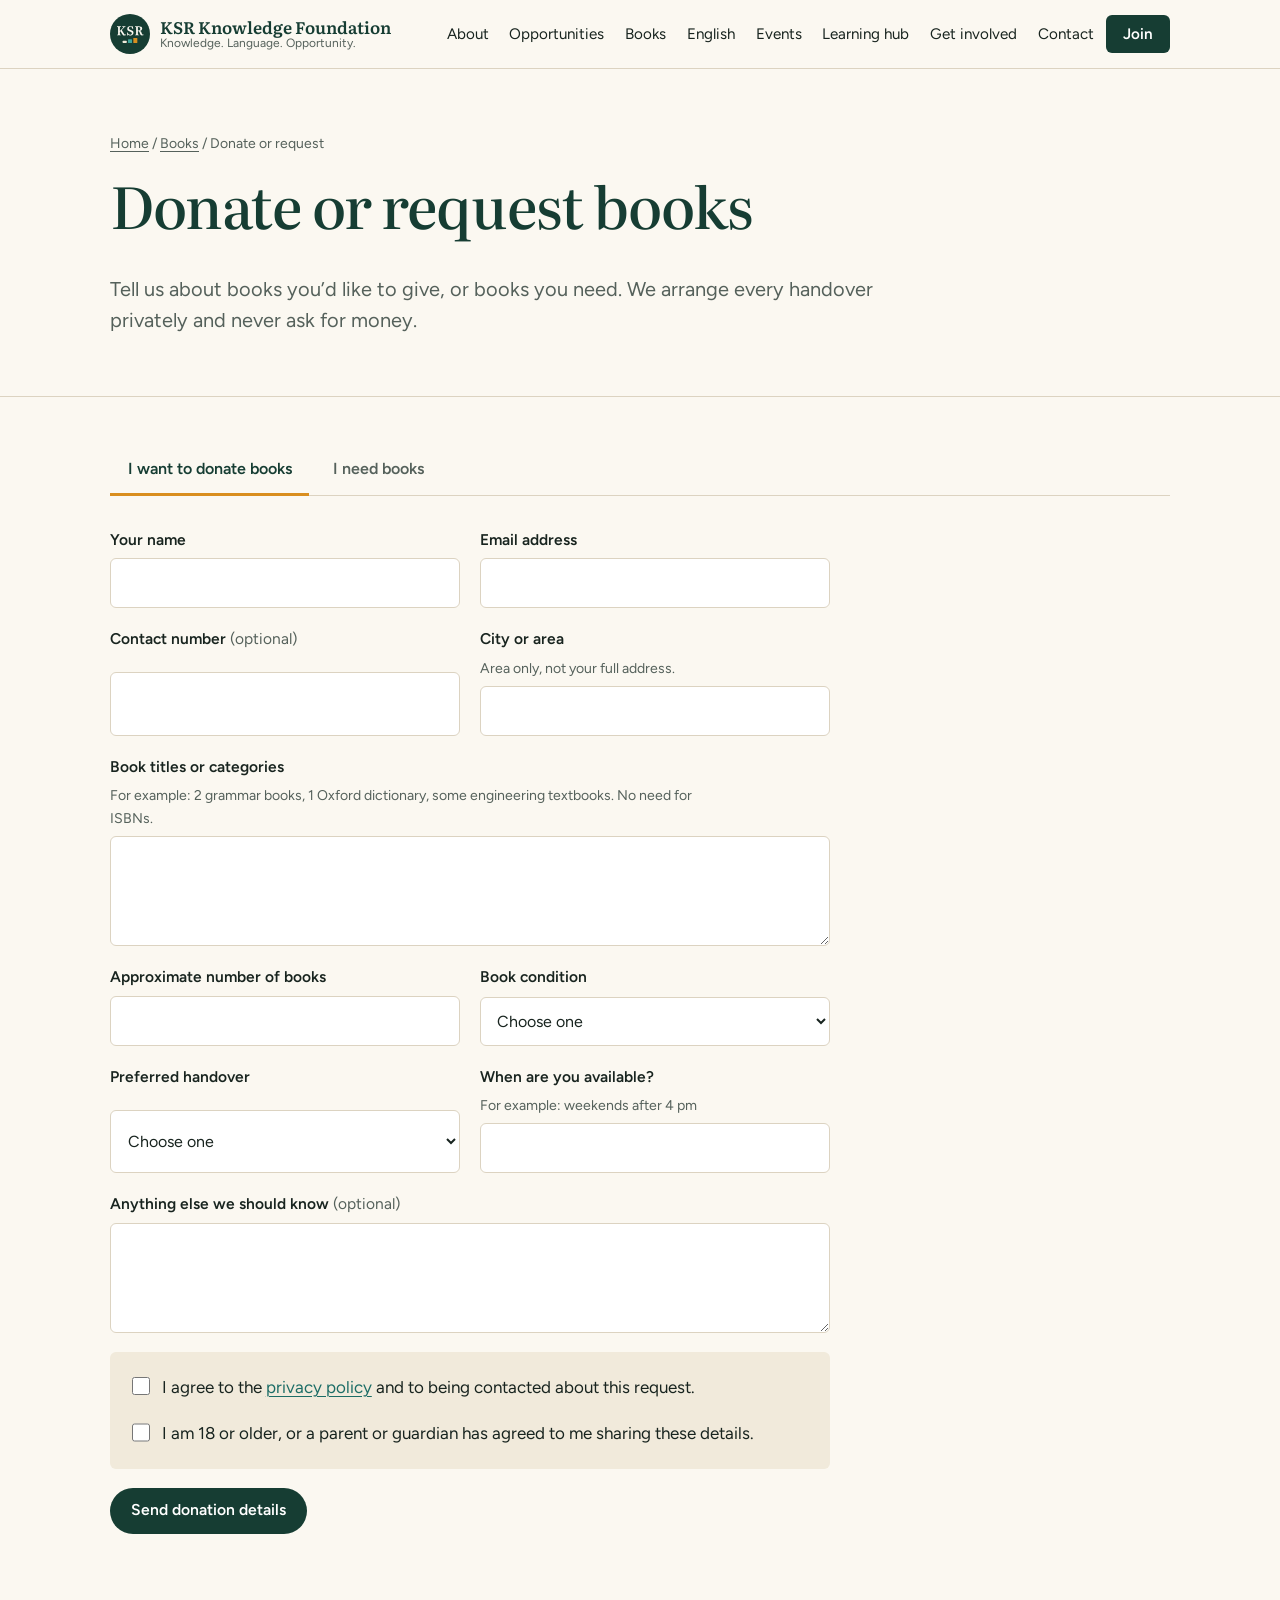
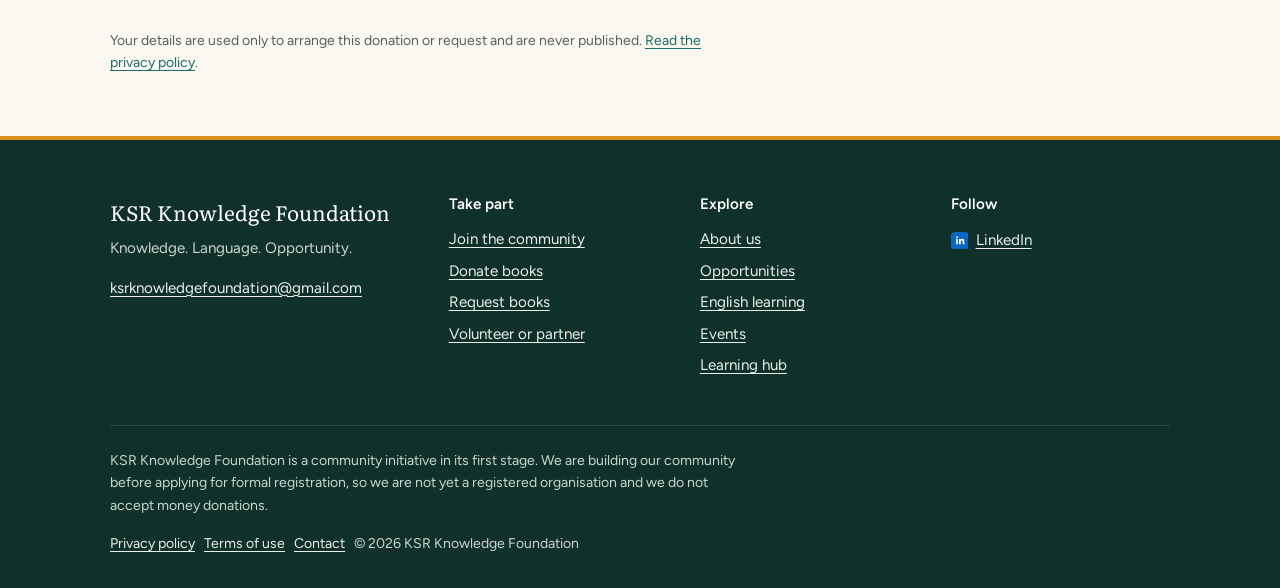
<file: donate.html>
<!doctype html>
<html lang="en-IN">
<head>
<meta charset="utf-8">
<meta name="viewport" content="width=device-width, initial-scale=1, viewport-fit=cover">
<title>Donate or request books | KSR Knowledge Foundation</title>
<meta name="description" content="Tell us about books you want to donate, or request books you need.">
<link rel="canonical" href="https://kamalsaireddy.github.io/ksr-knowledge-foundation/donate.html">
<meta property="og:type" content="website">
<meta property="og:site_name" content="KSR Knowledge Foundation">
<meta property="og:title" content="Donate or request books | KSR Knowledge Foundation">
<meta property="og:description" content="Tell us about books you want to donate, or request books you need.">
<meta property="og:url" content="https://kamalsaireddy.github.io/ksr-knowledge-foundation/donate.html">
<meta property="og:image" content="https://kamalsaireddy.github.io/ksr-knowledge-foundation/og-image.png">
<meta name="twitter:card" content="summary_large_image">
<meta name="theme-color" content="#163D33">
<link rel="icon" href="favicon.svg" type="image/svg+xml">
<link rel="preconnect" href="https://fonts.googleapis.com">
<link rel="preconnect" href="https://fonts.gstatic.com" crossorigin>
<link href="https://fonts.googleapis.com/css2?family=Figtree:wght@400;500;600&family=Literata:ital,opsz,wght@0,7..72,400;0,7..72,500;0,7..72,600;1,7..72,400&display=swap" rel="stylesheet">
<link rel="stylesheet" href="style.css?v=6">
<script src="config.js?v=6" defer></script>
<script src="content.js?v=6" defer></script>
<script src="main.js?v=6" defer></script>
</head>
<body>
<a class="skip-link" href="#main">Skip to content</a>
<header class="site-header">
  <div class="wrap header-inner">
    <a class="brand" href="index.html"><img class="brand-mark" src="logo.svg?v=6" width="40" height="40" alt=""><span class="brand-name"><span data-org>KSR Knowledge Foundation</span><small data-tagline>Knowledge. Language. Opportunity.</small></span></a>
    <button class="nav-toggle" type="button" aria-expanded="false" aria-controls="site-nav"><svg width="18" height="18" viewBox="0 0 18 18" aria-hidden="true"><path d="M2 4h14M2 9h14M2 14h14" stroke="currentColor" stroke-width="2" stroke-linecap="round"/></svg><span>Menu</span></button>
    <nav class="site-nav" id="site-nav" aria-label="Main">
      <ul class="nav-list"><li class="nav-home"><a href="index.html">Home</a></li><li><a href="about.html">About</a></li><li><a href="opportunities.html">Opportunities</a></li><li><a href="books.html">Books</a></li><li><a href="english.html">English</a></li><li><a href="events.html">Events</a></li><li><a href="learn.html">Learning hub</a></li><li><a href="get-involved.html">Get involved</a></li><li><a href="contact.html">Contact</a></li><li><a class="btn btn-primary" href="join.html">Join</a></li></ul>
    </nav>
  </div>
</header>
<main id="main">
<section class="page-intro"><div class="wrap"><p class="breadcrumb"><a href="index.html">Home</a> / <a href="books.html">Books</a> / Donate or request</p><h1>Donate or request books</h1><p class="lede">Tell us about books you’d like to give, or books you need. We arrange every handover privately and never ask for money.</p></div></section>
<section class="section-tight"><div class="wrap" data-tabs>
  <div class="tabs" role="tablist" aria-label="Choose a form">
    <button role="tab" id="tab-donate" aria-controls="panel-donate" data-hash="donate">I want to donate books</button>
    <button role="tab" id="tab-request" aria-controls="panel-request" data-hash="request">I need books</button>
  </div>
  <div role="tabpanel" id="panel-donate" aria-labelledby="tab-donate"><h2 class="visually-hidden">Donate books</h2><div><form class="form" data-form="Book donation">
  <div class="form-row"><div class="field"><label for="d-name">Your name</label><input type="text" id="d-name" name="name" required aria-describedby="d-name-err" autocomplete="name"><p class="error-msg" id="d-name-err"></p></div><div class="field"><label for="d-email">Email address</label><input type="email" id="d-email" name="email" required aria-describedby="d-email-err" autocomplete="email"><p class="error-msg" id="d-email-err"></p></div></div>
  <div class="form-row"><div class="field"><label for="d-phone">Contact number <span class="optional">(optional)</span></label><input type="tel" id="d-phone" name="phone" aria-describedby="d-phone-err" autocomplete="tel" inputmode="tel"><p class="error-msg" id="d-phone-err"></p></div><div class="field"><label for="d-city">City or area</label><p class="hint" id="d-city-hint">Area only, not your full address.</p><input type="text" id="d-city" name="city_or_area" required aria-describedby="d-city-err d-city-hint" autocomplete="address-level2"><p class="error-msg" id="d-city-err"></p></div></div>
  <div class="field"><label for="d-books">Book titles or categories</label><p class="hint" id="d-books-hint">For example: 2 grammar books, 1 Oxford dictionary, some engineering textbooks. No need for ISBNs.</p><textarea id="d-books" name="books" required maxlength="1000" aria-describedby="d-books-err d-books-hint" ></textarea><p class="error-msg" id="d-books-err"></p></div>
  <div class="form-row"><div class="field"><label for="d-count">Approximate number of books</label><input type="number" id="d-count" name="approximate_number" required aria-describedby="d-count-err" min="1" max="5000" inputmode="numeric"><p class="error-msg" id="d-count-err"></p></div><div class="field"><label for="d-cond">Book condition</label><select id="d-cond" name="condition" required aria-describedby="d-cond-err"><option value="">Choose one</option><option>Like new</option><option>Good: some marks or wear</option><option>Fair: well used but complete</option><option>Mixed</option></select><p class="error-msg" id="d-cond-err"></p></div></div>
  <div class="form-row"><div class="field"><label for="d-hand">Preferred handover</label><select id="d-hand" name="handover" required aria-describedby="d-hand-err"><option value="">Choose one</option><option>I can drop them off</option><option>Please collect them</option><option>Either is fine</option><option>Not sure yet</option></select><p class="error-msg" id="d-hand-err"></p></div><div class="field"><label for="d-avail">When are you available?</label><p class="hint" id="d-avail-hint">For example: weekends after 4 pm</p><input type="text" id="d-avail" name="availability" required aria-describedby="d-avail-err d-avail-hint" ><p class="error-msg" id="d-avail-err"></p></div></div>
  <div class="field"><label for="d-notes">Anything else we should know <span class="optional">(optional)</span></label><textarea id="d-notes" name="notes" maxlength="1000" aria-describedby="d-notes-err" ></textarea><p class="error-msg" id="d-notes-err"></p></div>
  <div class="consent">
  <label class="option"><input type="checkbox" name="privacy_consent" value="Yes" required> <span>I agree to the <a href="privacy.html" target="_blank">privacy policy</a> and to being contacted about this request.</span></label>
  <label class="option"><input type="checkbox" name="age_confirmation" value="Yes" required> <span>I am 18 or older, or a parent or guardian has agreed to me sharing these details.</span></label>
  <p class="error-msg" id="d-consent-err"></p>
  <input class="hp" type="text" name="botcheck" tabindex="-1" autocomplete="off" aria-hidden="true">
</div>
  <div class="form-status" role="status" aria-live="polite"></div><div><button class="btn btn-primary" type="submit">Send donation details</button></div>
</form>
<template data-success><div class="form-success"><h3 tabindex="-1">Thank you, we’ve received your donation details</h3><p>Here’s what happens next:</p><ol><li>We’ll review the books you listed.</li><li>We’ll contact you by email within a few days to arrange the handover.</li><li>Once the books reach a reader, the totals on our home page are updated.</li></ol><p class="mb-0">Please don’t send or drop off books until we’ve confirmed the details with you.</p></div></template></div></div>
  <div role="tabpanel" id="panel-request" aria-labelledby="tab-request" hidden><h2 class="visually-hidden">Request books</h2><div><form class="form" data-form="Book request">
  <div class="form-row"><div class="field"><label for="r-name">Your name</label><input type="text" id="r-name" name="name" required aria-describedby="r-name-err" autocomplete="name"><p class="error-msg" id="r-name-err"></p></div><div class="field"><label for="r-email">Email address</label><input type="email" id="r-email" name="email" required aria-describedby="r-email-err" autocomplete="email"><p class="error-msg" id="r-email-err"></p></div></div>
  <div class="form-row"><div class="field"><label for="r-contact">How should we contact you?</label><select id="r-contact" name="contact_preference" required aria-describedby="r-contact-err"><option value="">Choose one</option><option>Email</option><option>Phone call</option><option>WhatsApp</option></select><p class="error-msg" id="r-contact-err"></p></div><div class="field"><label for="r-phone">Phone number <span class="optional">(optional)</span></label><p class="hint" id="r-phone-hint">Only needed if you chose phone or WhatsApp.</p><input type="tel" id="r-phone" name="phone" aria-describedby="r-phone-err r-phone-hint" autocomplete="tel" inputmode="tel"><p class="error-msg" id="r-phone-err"></p></div></div>
  <div class="form-row"><div class="field"><label for="r-city">City or area</label><input type="text" id="r-city" name="city_or_area" required aria-describedby="r-city-err" autocomplete="address-level2"><p class="error-msg" id="r-city-err"></p></div><div class="field"><label for="r-who">I am a</label><select id="r-who" name="i_am_a" required aria-describedby="r-who-err"><option value="">Choose one</option><option>Student</option><option>Job seeker</option><option>Other</option></select><p class="error-msg" id="r-who-err"></p></div></div>
  <div class="form-row"><div class="field"><label for="r-cat">Book category</label><select id="r-cat" name="book_category" required aria-describedby="r-cat-err"><option value="">Choose one</option><option>English grammar</option><option>Dictionary</option><option>Vocabulary / spoken English</option><option>Interview & aptitude preparation</option><option>Educational textbook</option><option>General reading</option><option>Other</option></select><p class="error-msg" id="r-cat-err"></p></div><div class="field"><label for="r-lang">Preferred language</label><select id="r-lang" name="preferred_language" required aria-describedby="r-lang-err"><option value="">Choose one</option><option>English</option><option>Telugu</option><option>Hindi</option><option>Any</option></select><p class="error-msg" id="r-lang-err"></p></div></div>
  <div class="field"><label for="r-purpose">What will you use the books for?</label><p class="hint" id="r-purpose-hint">For example: preparing for campus placements, improving spoken English, 2nd-year BSc.</p><textarea id="r-purpose" name="purpose" required maxlength="1000" aria-describedby="r-purpose-err r-purpose-hint" ></textarea><p class="error-msg" id="r-purpose-err"></p></div>
  <div class="field"><label for="r-notes">Any other details <span class="optional">(optional)</span></label><p class="hint" id="r-notes-hint">Specific titles, subject, level or exam.</p><textarea id="r-notes" name="details" maxlength="1000" aria-describedby="r-notes-err r-notes-hint" ></textarea><p class="error-msg" id="r-notes-err"></p></div>
  <div class="consent">
  <label class="option"><input type="checkbox" name="privacy_consent" value="Yes" required> <span>I agree to the <a href="privacy.html" target="_blank">privacy policy</a> and to being contacted about this request.</span></label>
  <label class="option"><input type="checkbox" name="age_confirmation" value="Yes" required> <span>I am 18 or older, or a parent or guardian has agreed to me sharing these details.</span></label>
  <p class="error-msg" id="r-consent-err"></p>
  <input class="hp" type="text" name="botcheck" tabindex="-1" autocomplete="off" aria-hidden="true">
</div>
  <div class="form-status" role="status" aria-live="polite"></div><div><button class="btn btn-primary" type="submit">Send book request</button></div>
</form>
<template data-success><div class="form-success"><h3 tabindex="-1">We’ve received your book request</h3><p>We’ll check what we have and contact you using the method you chose. Requests depend on what’s been donated, so we can’t promise every book, but we’ll always reply.</p></div></template></div></div>
</div></section>
<section class="section-tight"><div class="wrap"><p class="small">Your details are used only to arrange this donation or request and are never published. <a href="privacy.html">Read the privacy policy</a>.</p></div></section>

</main>
<footer class="site-footer">
  <div class="wrap">
    <div class="footer-grid">
      <div>
        <p class="footer-brand" data-org>KSR Knowledge Foundation</p>
        <p data-tagline>Knowledge. Language. Opportunity.</p>
        <p data-requires-email hidden><a data-email href="#"></a></p>
        <p data-requires-location hidden data-location></p>
      </div>
      <div><h2>Take part</h2><ul><li><a href="join.html">Join the community</a></li><li><a href="donate.html">Donate books</a></li><li><a href="donate.html#request">Request books</a></li><li><a href="get-involved.html">Volunteer or partner</a></li></ul></div>
      <div><h2>Explore</h2><ul><li><a href="about.html">About us</a></li><li><a href="opportunities.html">Opportunities</a></li><li><a href="english.html">English learning</a></li><li><a href="events.html">Events</a></li><li><a href="learn.html">Learning hub</a></li></ul></div>
      <div><h2>Follow</h2><ul data-render="social"><li>Social channels coming soon</li></ul></div>
    </div>
    <div class="footer-stage">
      <p class="mb-0" data-stage style="max-width:70ch"></p>
      <p class="mb-0"><a href="privacy.html">Privacy policy</a> &nbsp; <a href="terms.html">Terms of use</a> &nbsp; <a href="contact.html">Contact</a> &nbsp; © <span data-year>2026</span> <span data-org>KSR Knowledge Foundation</span></p>
    </div>
  </div>
</footer>
<noscript><p style="padding:1rem;text-align:center">Some parts of this site, such as events and forms, need JavaScript switched on.</p></noscript>
</body>
</html>
</file>
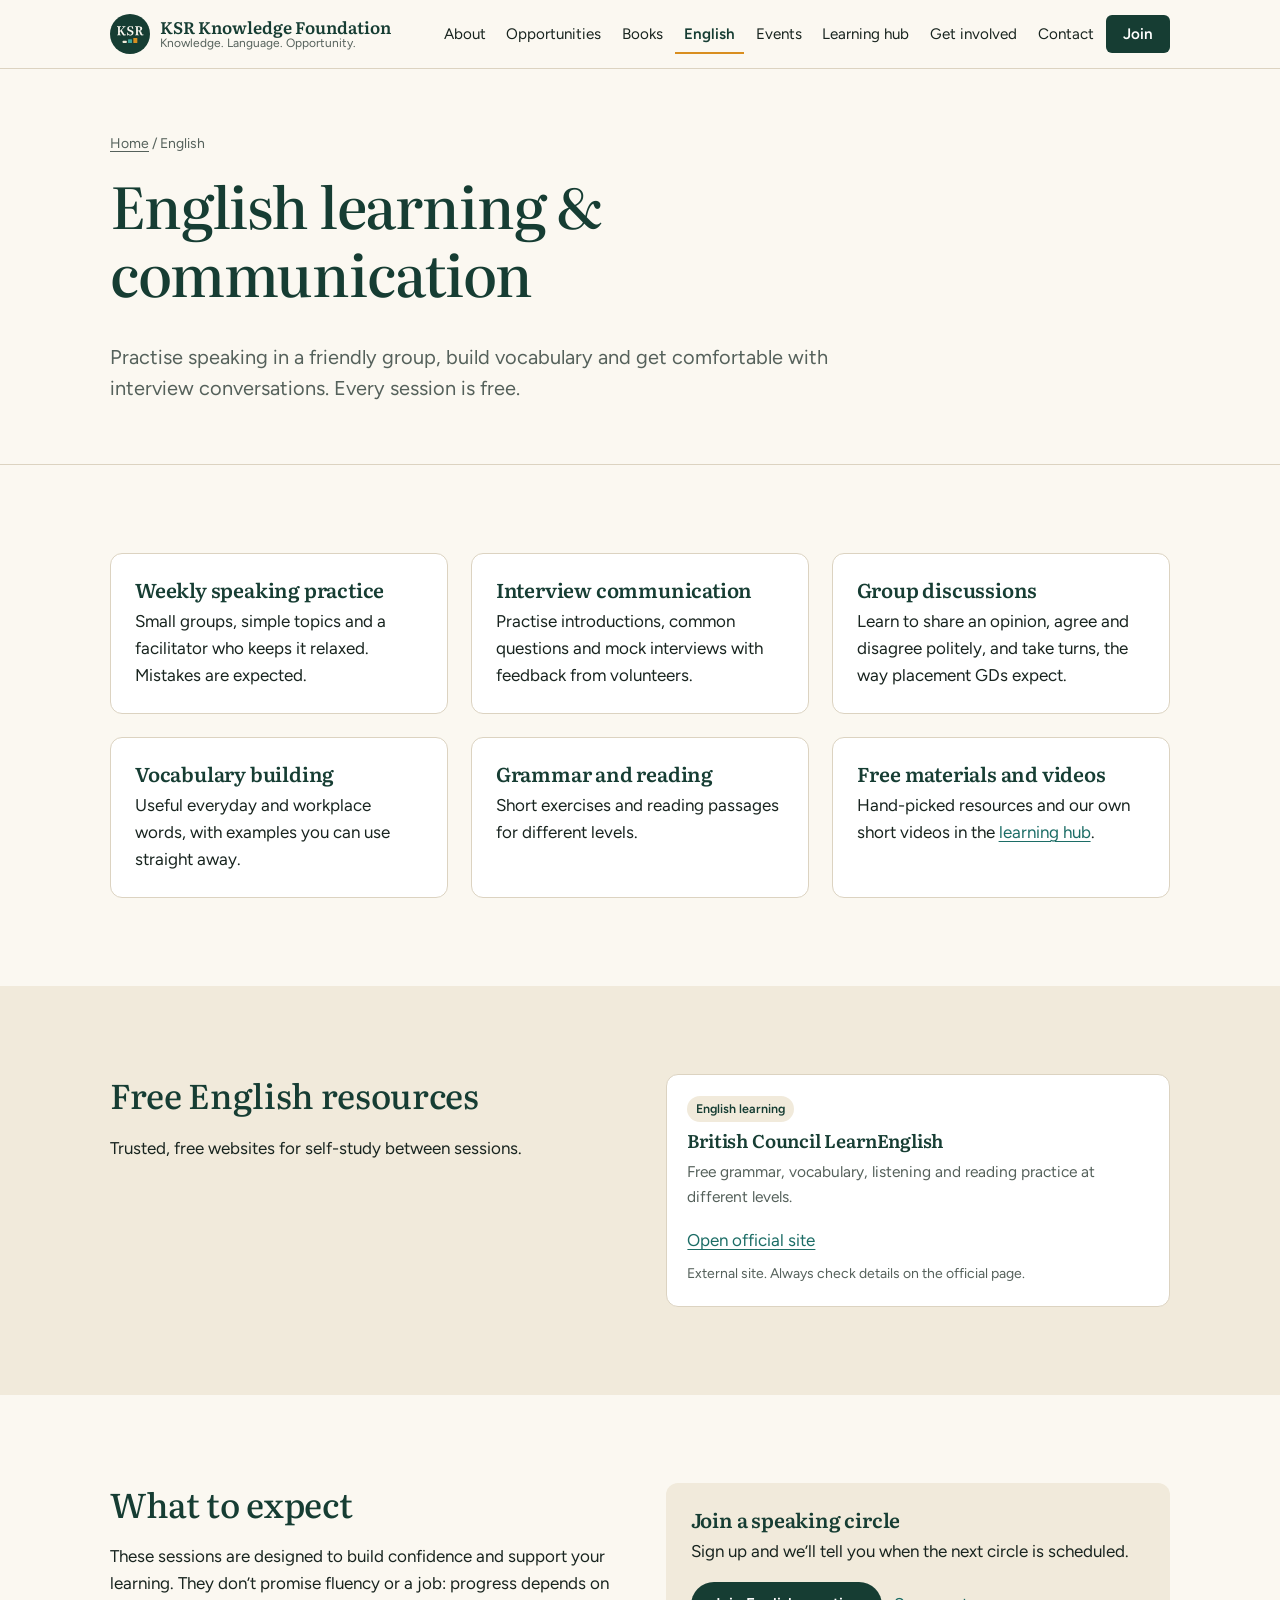
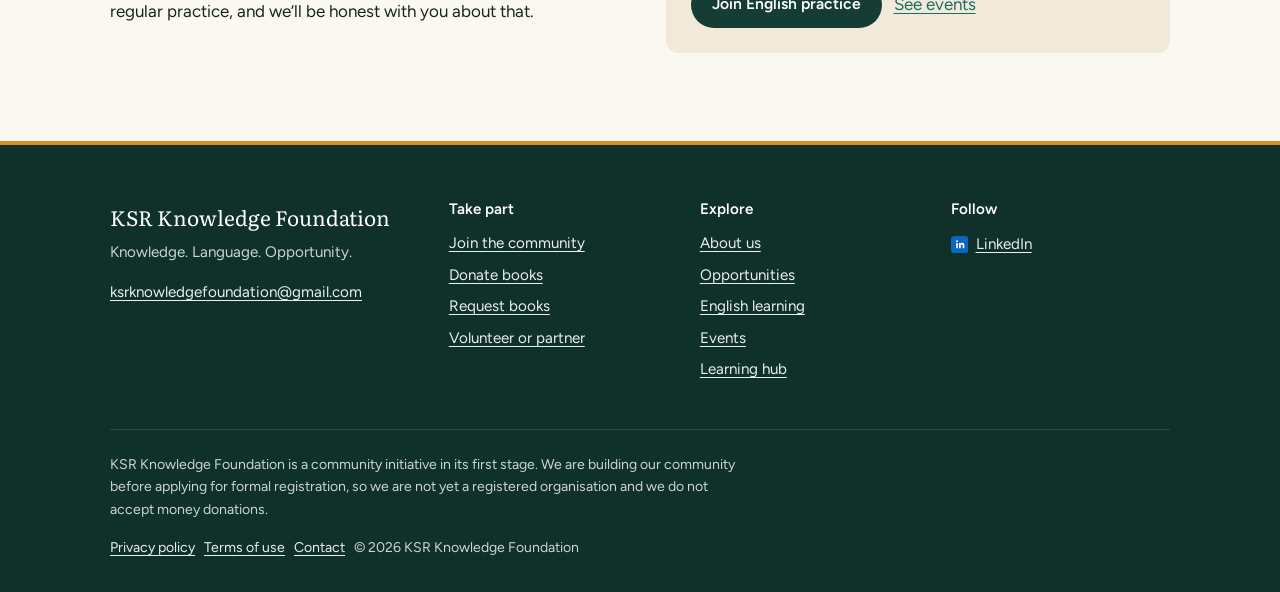
<file: english.html>
<!doctype html>
<html lang="en-IN">
<head>
<meta charset="utf-8">
<meta name="viewport" content="width=device-width, initial-scale=1, viewport-fit=cover">
<title>English learning &amp; communication | KSR Knowledge Foundation</title>
<meta name="description" content="Free English-speaking circles, interview practice and learning resources.">
<link rel="canonical" href="https://kamalsaireddy.github.io/ksr-knowledge-foundation/english.html">
<meta property="og:type" content="website">
<meta property="og:site_name" content="KSR Knowledge Foundation">
<meta property="og:title" content="English learning &amp; communication | KSR Knowledge Foundation">
<meta property="og:description" content="Free English-speaking circles, interview practice and learning resources.">
<meta property="og:url" content="https://kamalsaireddy.github.io/ksr-knowledge-foundation/english.html">
<meta property="og:image" content="https://kamalsaireddy.github.io/ksr-knowledge-foundation/og-image.png">
<meta name="twitter:card" content="summary_large_image">
<meta name="theme-color" content="#163D33">
<link rel="icon" href="favicon.svg" type="image/svg+xml">
<link rel="preconnect" href="https://fonts.googleapis.com">
<link rel="preconnect" href="https://fonts.gstatic.com" crossorigin>
<link href="https://fonts.googleapis.com/css2?family=Figtree:wght@400;500;600&family=Literata:ital,opsz,wght@0,7..72,400;0,7..72,500;0,7..72,600;1,7..72,400&display=swap" rel="stylesheet">
<link rel="stylesheet" href="style.css?v=6">
<script src="config.js?v=6" defer></script>
<script src="content.js?v=6" defer></script>
<script src="main.js?v=6" defer></script>
</head>
<body>
<a class="skip-link" href="#main">Skip to content</a>
<header class="site-header">
  <div class="wrap header-inner">
    <a class="brand" href="index.html"><img class="brand-mark" src="logo.svg?v=6" width="40" height="40" alt=""><span class="brand-name"><span data-org>KSR Knowledge Foundation</span><small data-tagline>Knowledge. Language. Opportunity.</small></span></a>
    <button class="nav-toggle" type="button" aria-expanded="false" aria-controls="site-nav"><svg width="18" height="18" viewBox="0 0 18 18" aria-hidden="true"><path d="M2 4h14M2 9h14M2 14h14" stroke="currentColor" stroke-width="2" stroke-linecap="round"/></svg><span>Menu</span></button>
    <nav class="site-nav" id="site-nav" aria-label="Main">
      <ul class="nav-list"><li class="nav-home"><a href="index.html">Home</a></li><li><a href="about.html">About</a></li><li><a href="opportunities.html">Opportunities</a></li><li><a href="books.html">Books</a></li><li><a href="english.html" aria-current="page">English</a></li><li><a href="events.html">Events</a></li><li><a href="learn.html">Learning hub</a></li><li><a href="get-involved.html">Get involved</a></li><li><a href="contact.html">Contact</a></li><li><a class="btn btn-primary" href="join.html">Join</a></li></ul>
    </nav>
  </div>
</header>
<main id="main">
<section class="page-intro"><div class="wrap"><p class="breadcrumb"><a href="index.html">Home</a> / English</p><h1>English learning &amp; communication</h1><p class="lede">Practise speaking in a friendly group, build vocabulary and get comfortable with interview conversations. Every session is free.</p></div></section>
<section class="section"><div class="wrap">
  <div class="grid-3">
    <div class="panel"><h3>Weekly speaking practice</h3><p class="mb-0">Small groups, simple topics and a facilitator who keeps it relaxed. Mistakes are expected.</p></div>
    <div class="panel"><h3>Interview communication</h3><p class="mb-0">Practise introductions, common questions and mock interviews with feedback from volunteers.</p></div>
    <div class="panel"><h3>Group discussions</h3><p class="mb-0">Learn to share an opinion, agree and disagree politely, and take turns, the way placement GDs expect.</p></div>
    <div class="panel"><h3>Vocabulary building</h3><p class="mb-0">Useful everyday and workplace words, with examples you can use straight away.</p></div>
    <div class="panel"><h3>Grammar and reading</h3><p class="mb-0">Short exercises and reading passages for different levels.</p></div>
    <div class="panel"><h3>Free materials and videos</h3><p class="mb-0">Hand-picked resources and our own short videos in the <a href="learn.html">learning hub</a>.</p></div>
  </div>
</div></section>

<section class="section section-cream"><div class="wrap grid-2">
  <div><h2>Free English resources</h2><p>Trusted, free websites for self-study between sessions.</p></div>
  <div class="card-list" data-render="resources" data-topic="English learning"></div>
</div></section>

<section class="section"><div class="wrap grid-2">
  <div><h2>What to expect</h2><p>These sessions are designed to build confidence and support your learning. They don’t promise fluency or a job: progress depends on regular practice, and we’ll be honest with you about that.</p></div>
  <div class="panel panel-cream"><h3>Join a speaking circle</h3><p>Sign up and we’ll tell you when the next circle is scheduled.</p><div class="btn-row"><a class="btn btn-primary" href="join.html?type=English+Practice+Participant">Join English practice</a><a href="events.html">See events</a></div></div>
</div></section>

</main>
<footer class="site-footer">
  <div class="wrap">
    <div class="footer-grid">
      <div>
        <p class="footer-brand" data-org>KSR Knowledge Foundation</p>
        <p data-tagline>Knowledge. Language. Opportunity.</p>
        <p data-requires-email hidden><a data-email href="#"></a></p>
        <p data-requires-location hidden data-location></p>
      </div>
      <div><h2>Take part</h2><ul><li><a href="join.html">Join the community</a></li><li><a href="donate.html">Donate books</a></li><li><a href="donate.html#request">Request books</a></li><li><a href="get-involved.html">Volunteer or partner</a></li></ul></div>
      <div><h2>Explore</h2><ul><li><a href="about.html">About us</a></li><li><a href="opportunities.html">Opportunities</a></li><li><a href="english.html">English learning</a></li><li><a href="events.html">Events</a></li><li><a href="learn.html">Learning hub</a></li></ul></div>
      <div><h2>Follow</h2><ul data-render="social"><li>Social channels coming soon</li></ul></div>
    </div>
    <div class="footer-stage">
      <p class="mb-0" data-stage style="max-width:70ch"></p>
      <p class="mb-0"><a href="privacy.html">Privacy policy</a> &nbsp; <a href="terms.html">Terms of use</a> &nbsp; <a href="contact.html">Contact</a> &nbsp; © <span data-year>2026</span> <span data-org>KSR Knowledge Foundation</span></p>
    </div>
  </div>
</footer>
<noscript><p style="padding:1rem;text-align:center">Some parts of this site, such as events and forms, need JavaScript switched on.</p></noscript>
</body>
</html>
</file>
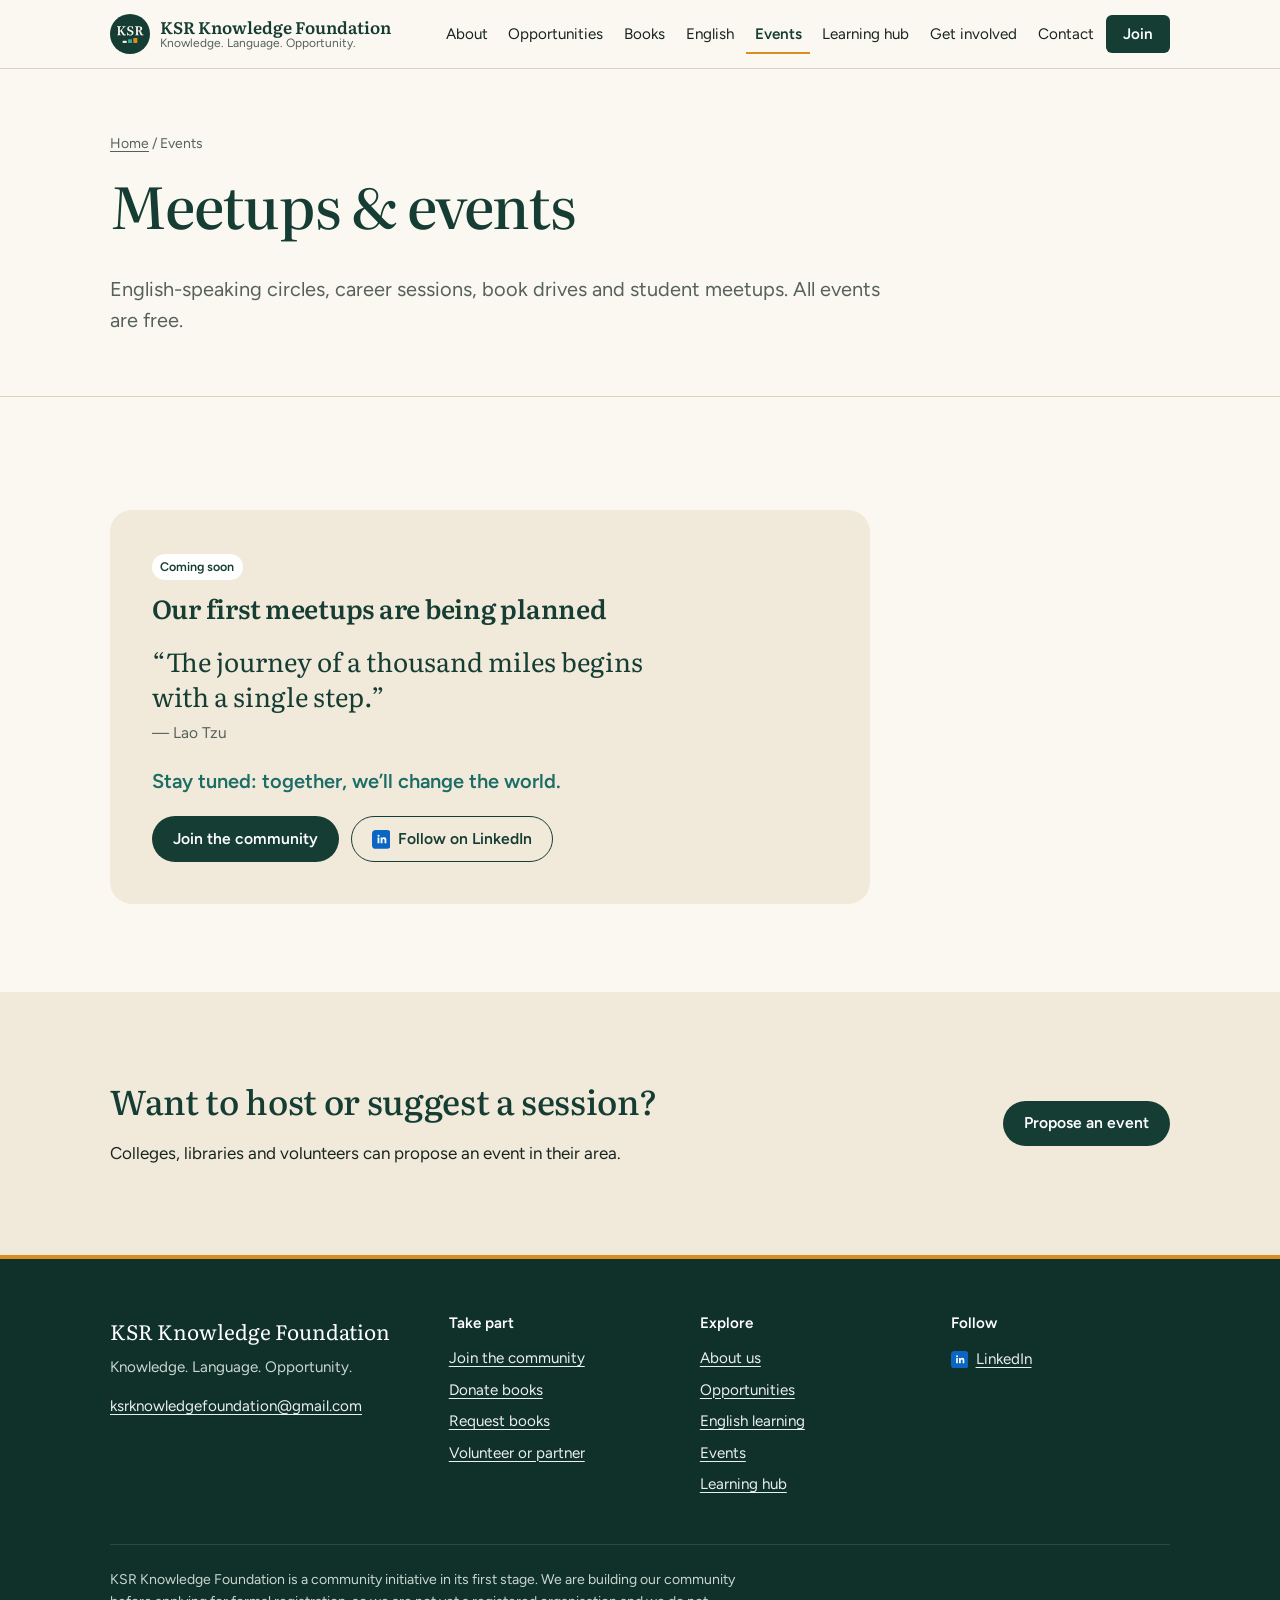
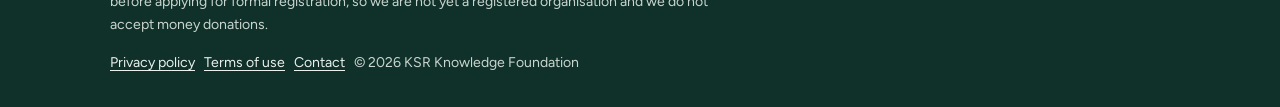
<file: events.html>
<!doctype html>
<html lang="en-IN">
<head>
<meta charset="utf-8">
<meta name="viewport" content="width=device-width, initial-scale=1, viewport-fit=cover">
<title>Meetups &amp; events | KSR Knowledge Foundation</title>
<meta name="description" content="Free English circles, career sessions, book drives and student meetups.">
<link rel="canonical" href="https://kamalsaireddy.github.io/ksr-knowledge-foundation/events.html">
<meta property="og:type" content="website">
<meta property="og:site_name" content="KSR Knowledge Foundation">
<meta property="og:title" content="Meetups &amp; events | KSR Knowledge Foundation">
<meta property="og:description" content="Free English circles, career sessions, book drives and student meetups.">
<meta property="og:url" content="https://kamalsaireddy.github.io/ksr-knowledge-foundation/events.html">
<meta property="og:image" content="https://kamalsaireddy.github.io/ksr-knowledge-foundation/og-image.png">
<meta name="twitter:card" content="summary_large_image">
<meta name="theme-color" content="#163D33">
<link rel="icon" href="favicon.svg" type="image/svg+xml">
<link rel="preconnect" href="https://fonts.googleapis.com">
<link rel="preconnect" href="https://fonts.gstatic.com" crossorigin>
<link href="https://fonts.googleapis.com/css2?family=Figtree:wght@400;500;600&family=Literata:ital,opsz,wght@0,7..72,400;0,7..72,500;0,7..72,600;1,7..72,400&display=swap" rel="stylesheet">
<link rel="stylesheet" href="style.css?v=6">
<script src="config.js?v=6" defer></script>
<script src="content.js?v=6" defer></script>
<script src="main.js?v=6" defer></script>
</head>
<body>
<a class="skip-link" href="#main">Skip to content</a>
<header class="site-header">
  <div class="wrap header-inner">
    <a class="brand" href="index.html"><img class="brand-mark" src="logo.svg?v=6" width="40" height="40" alt=""><span class="brand-name"><span data-org>KSR Knowledge Foundation</span><small data-tagline>Knowledge. Language. Opportunity.</small></span></a>
    <button class="nav-toggle" type="button" aria-expanded="false" aria-controls="site-nav"><svg width="18" height="18" viewBox="0 0 18 18" aria-hidden="true"><path d="M2 4h14M2 9h14M2 14h14" stroke="currentColor" stroke-width="2" stroke-linecap="round"/></svg><span>Menu</span></button>
    <nav class="site-nav" id="site-nav" aria-label="Main">
      <ul class="nav-list"><li class="nav-home"><a href="index.html">Home</a></li><li><a href="about.html">About</a></li><li><a href="opportunities.html">Opportunities</a></li><li><a href="books.html">Books</a></li><li><a href="english.html">English</a></li><li><a href="events.html" aria-current="page">Events</a></li><li><a href="learn.html">Learning hub</a></li><li><a href="get-involved.html">Get involved</a></li><li><a href="contact.html">Contact</a></li><li><a class="btn btn-primary" href="join.html">Join</a></li></ul>
    </nav>
  </div>
</header>
<main id="main">
<section class="page-intro"><div class="wrap"><p class="breadcrumb"><a href="index.html">Home</a> / Events</p><h1>Meetups &amp; events</h1><p class="lede">English-speaking circles, career sessions, book drives and student meetups. All events are free.</p></div></section>
<section class="section"><div class="wrap">
  <div class="toolbar" data-event-filters></div>
  <p class="small" data-event-count aria-live="polite"></p>
  <div data-render="events"></div>
</div></section>
<section class="section section-cream"><div class="wrap callout">
  <div><h2>Want to host or suggest a session?</h2><p class="mb-0">Colleges, libraries and volunteers can propose an event in their area.</p></div>
  <a class="btn btn-primary" href="get-involved.html">Propose an event</a>
</div></section>

</main>
<footer class="site-footer">
  <div class="wrap">
    <div class="footer-grid">
      <div>
        <p class="footer-brand" data-org>KSR Knowledge Foundation</p>
        <p data-tagline>Knowledge. Language. Opportunity.</p>
        <p data-requires-email hidden><a data-email href="#"></a></p>
        <p data-requires-location hidden data-location></p>
      </div>
      <div><h2>Take part</h2><ul><li><a href="join.html">Join the community</a></li><li><a href="donate.html">Donate books</a></li><li><a href="donate.html#request">Request books</a></li><li><a href="get-involved.html">Volunteer or partner</a></li></ul></div>
      <div><h2>Explore</h2><ul><li><a href="about.html">About us</a></li><li><a href="opportunities.html">Opportunities</a></li><li><a href="english.html">English learning</a></li><li><a href="events.html">Events</a></li><li><a href="learn.html">Learning hub</a></li></ul></div>
      <div><h2>Follow</h2><ul data-render="social"><li>Social channels coming soon</li></ul></div>
    </div>
    <div class="footer-stage">
      <p class="mb-0" data-stage style="max-width:70ch"></p>
      <p class="mb-0"><a href="privacy.html">Privacy policy</a> &nbsp; <a href="terms.html">Terms of use</a> &nbsp; <a href="contact.html">Contact</a> &nbsp; © <span data-year>2026</span> <span data-org>KSR Knowledge Foundation</span></p>
    </div>
  </div>
</footer>
<noscript><p style="padding:1rem;text-align:center">Some parts of this site, such as events and forms, need JavaScript switched on.</p></noscript>
</body>
</html>
</file>
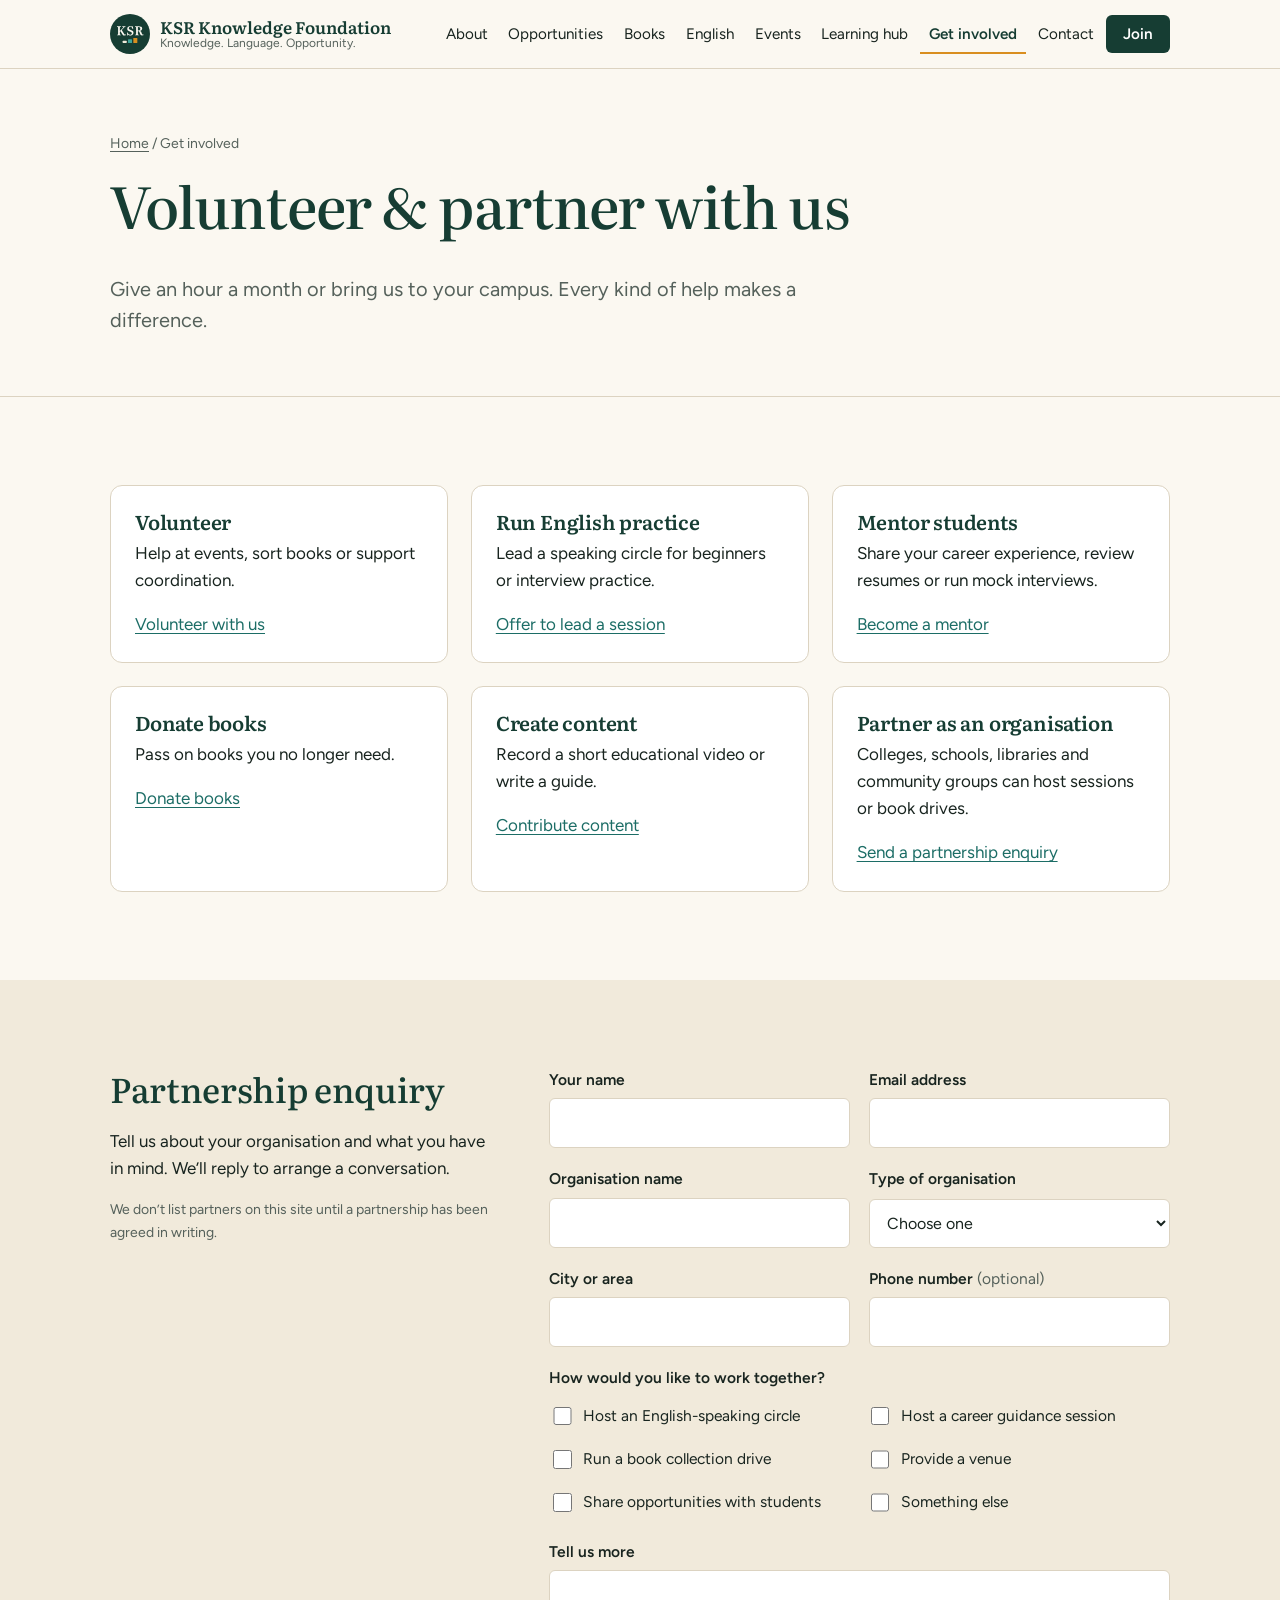
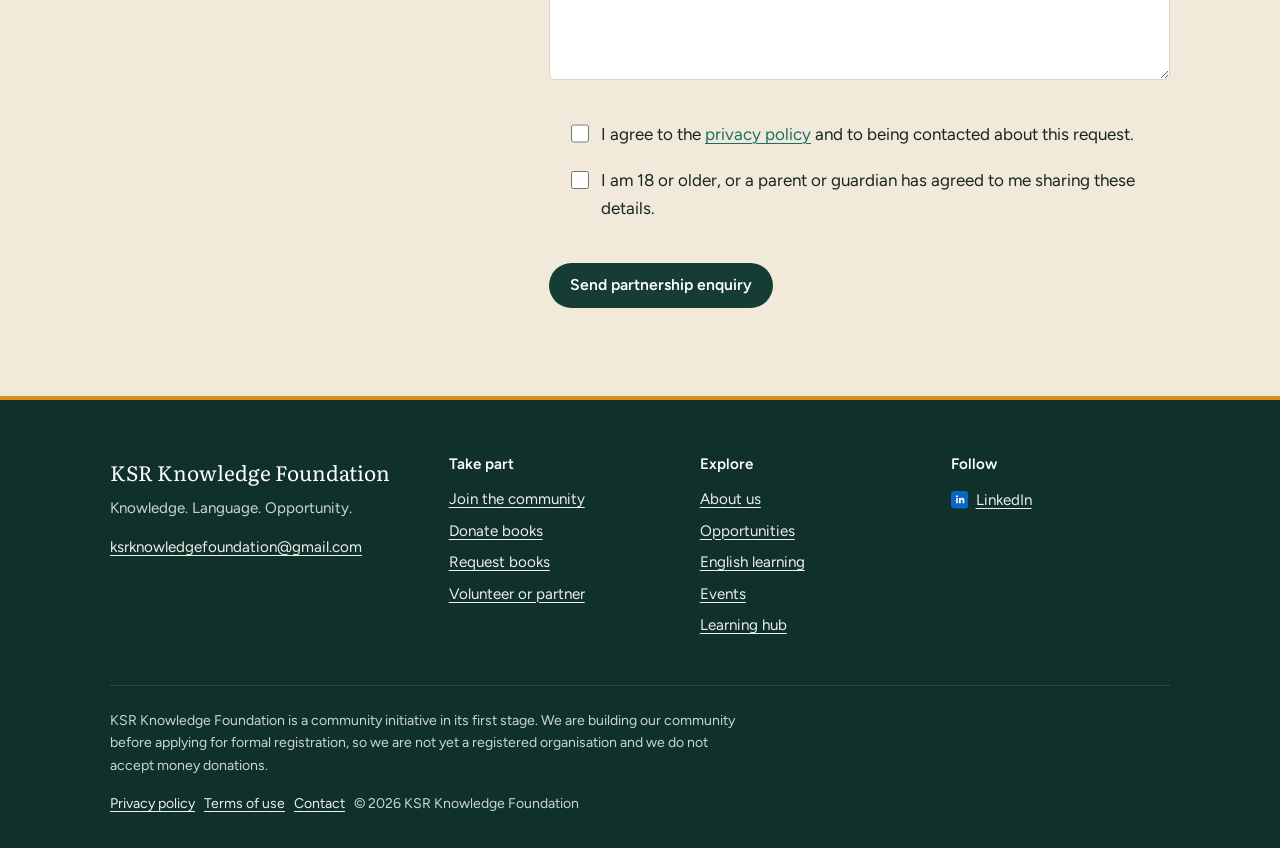
<file: get-involved.html>
<!doctype html>
<html lang="en-IN">
<head>
<meta charset="utf-8">
<meta name="viewport" content="width=device-width, initial-scale=1, viewport-fit=cover">
<title>Volunteer &amp; partner with us | KSR Knowledge Foundation</title>
<meta name="description" content="Volunteer, mentor, create content or partner as a college, school or library.">
<link rel="canonical" href="https://kamalsaireddy.github.io/ksr-knowledge-foundation/get-involved.html">
<meta property="og:type" content="website">
<meta property="og:site_name" content="KSR Knowledge Foundation">
<meta property="og:title" content="Volunteer &amp; partner with us | KSR Knowledge Foundation">
<meta property="og:description" content="Volunteer, mentor, create content or partner as a college, school or library.">
<meta property="og:url" content="https://kamalsaireddy.github.io/ksr-knowledge-foundation/get-involved.html">
<meta property="og:image" content="https://kamalsaireddy.github.io/ksr-knowledge-foundation/og-image.png">
<meta name="twitter:card" content="summary_large_image">
<meta name="theme-color" content="#163D33">
<link rel="icon" href="favicon.svg" type="image/svg+xml">
<link rel="preconnect" href="https://fonts.googleapis.com">
<link rel="preconnect" href="https://fonts.gstatic.com" crossorigin>
<link href="https://fonts.googleapis.com/css2?family=Figtree:wght@400;500;600&family=Literata:ital,opsz,wght@0,7..72,400;0,7..72,500;0,7..72,600;1,7..72,400&display=swap" rel="stylesheet">
<link rel="stylesheet" href="style.css?v=6">
<script src="config.js?v=6" defer></script>
<script src="content.js?v=6" defer></script>
<script src="main.js?v=6" defer></script>
</head>
<body>
<a class="skip-link" href="#main">Skip to content</a>
<header class="site-header">
  <div class="wrap header-inner">
    <a class="brand" href="index.html"><img class="brand-mark" src="logo.svg?v=6" width="40" height="40" alt=""><span class="brand-name"><span data-org>KSR Knowledge Foundation</span><small data-tagline>Knowledge. Language. Opportunity.</small></span></a>
    <button class="nav-toggle" type="button" aria-expanded="false" aria-controls="site-nav"><svg width="18" height="18" viewBox="0 0 18 18" aria-hidden="true"><path d="M2 4h14M2 9h14M2 14h14" stroke="currentColor" stroke-width="2" stroke-linecap="round"/></svg><span>Menu</span></button>
    <nav class="site-nav" id="site-nav" aria-label="Main">
      <ul class="nav-list"><li class="nav-home"><a href="index.html">Home</a></li><li><a href="about.html">About</a></li><li><a href="opportunities.html">Opportunities</a></li><li><a href="books.html">Books</a></li><li><a href="english.html">English</a></li><li><a href="events.html">Events</a></li><li><a href="learn.html">Learning hub</a></li><li><a href="get-involved.html" aria-current="page">Get involved</a></li><li><a href="contact.html">Contact</a></li><li><a class="btn btn-primary" href="join.html">Join</a></li></ul>
    </nav>
  </div>
</header>
<main id="main">
<section class="page-intro"><div class="wrap"><p class="breadcrumb"><a href="index.html">Home</a> / Get involved</p><h1>Volunteer &amp; partner with us</h1><p class="lede">Give an hour a month or bring us to your campus. Every kind of help makes a difference.</p></div></section>
<section class="section"><div class="wrap">
  <div class="grid-3">
    <div class="panel"><h3>Volunteer</h3><p>Help at events, sort books or support coordination.</p><a href="join.html?type=Volunteer">Volunteer with us</a></div>
    <div class="panel"><h3>Run English practice</h3><p>Lead a speaking circle for beginners or interview practice.</p><a href="join.html?type=English+Practice+Participant">Offer to lead a session</a></div>
    <div class="panel"><h3>Mentor students</h3><p>Share your career experience, review resumes or run mock interviews.</p><a href="join.html?type=Career+Mentor">Become a mentor</a></div>
    <div class="panel"><h3>Donate books</h3><p>Pass on books you no longer need.</p><a href="donate.html">Donate books</a></div>
    <div class="panel"><h3>Create content</h3><p>Record a short educational video or write a guide.</p><a href="join.html?type=Content+Contributor">Contribute content</a></div>
    <div class="panel"><h3>Partner as an organisation</h3><p>Colleges, schools, libraries and community groups can host sessions or book drives.</p><a href="#partner-form">Send a partnership enquiry</a></div>
  </div>
</div></section>
<section class="section section-cream" id="partner-form" aria-labelledby="h-pf"><div class="wrap grid-2 grid-side-main">
  <div><h2 id="h-pf">Partnership enquiry</h2><p>Tell us about your organisation and what you have in mind. We’ll reply to arrange a conversation.</p><p class="small">We don’t list partners on this site until a partnership has been agreed in writing.</p></div>
  <div><form class="form" data-form="Partnership enquiry">
    <div class="form-row"><div class="field"><label for="p-name">Your name</label><input type="text" id="p-name" name="contact_name" required aria-describedby="p-name-err" autocomplete="name"><p class="error-msg" id="p-name-err"></p></div><div class="field"><label for="p-email">Email address</label><input type="email" id="p-email" name="email" required aria-describedby="p-email-err" autocomplete="email"><p class="error-msg" id="p-email-err"></p></div></div>
    <div class="form-row"><div class="field"><label for="p-org">Organisation name</label><input type="text" id="p-org" name="organisation" required aria-describedby="p-org-err" autocomplete="organization"><p class="error-msg" id="p-org-err"></p></div><div class="field"><label for="p-type">Type of organisation</label><select id="p-type" name="organisation_type" required aria-describedby="p-type-err"><option value="">Choose one</option><option>College or university</option><option>School</option><option>Library</option><option>Community organisation</option><option>Company</option><option>Other</option></select><p class="error-msg" id="p-type-err"></p></div></div>
    <div class="form-row"><div class="field"><label for="p-city">City or area</label><input type="text" id="p-city" name="city_or_area" required aria-describedby="p-city-err" ><p class="error-msg" id="p-city-err"></p></div><div class="field"><label for="p-phone">Phone number <span class="optional">(optional)</span></label><input type="tel" id="p-phone" name="phone" aria-describedby="p-phone-err" autocomplete="tel" inputmode="tel"><p class="error-msg" id="p-phone-err"></p></div></div>
    <fieldset class="field" data-required-group><legend>How would you like to work together?</legend><div class="options"><label class="option"><input type="checkbox" name="support_offered" value="Host an English-speaking circle"> <span>Host an English-speaking circle</span></label><label class="option"><input type="checkbox" name="support_offered" value="Host a career guidance session"> <span>Host a career guidance session</span></label><label class="option"><input type="checkbox" name="support_offered" value="Run a book collection drive"> <span>Run a book collection drive</span></label><label class="option"><input type="checkbox" name="support_offered" value="Provide a venue"> <span>Provide a venue</span></label><label class="option"><input type="checkbox" name="support_offered" value="Share opportunities with students"> <span>Share opportunities with students</span></label><label class="option"><input type="checkbox" name="support_offered" value="Something else"> <span>Something else</span></label></div><p class="error-msg" role="alert"></p></fieldset>
    <div class="field"><label for="p-msg">Tell us more</label><textarea id="p-msg" name="message" required maxlength="1000" aria-describedby="p-msg-err" ></textarea><p class="error-msg" id="p-msg-err"></p></div>
    <div class="consent">
  <label class="option"><input type="checkbox" name="privacy_consent" value="Yes" required> <span>I agree to the <a href="privacy.html" target="_blank">privacy policy</a> and to being contacted about this request.</span></label>
  <label class="option"><input type="checkbox" name="age_confirmation" value="Yes" required> <span>I am 18 or older, or a parent or guardian has agreed to me sharing these details.</span></label>
  <p class="error-msg" id="p-consent-err"></p>
  <input class="hp" type="text" name="botcheck" tabindex="-1" autocomplete="off" aria-hidden="true">
</div>
    <div class="form-status" role="status" aria-live="polite"></div><div><button class="btn btn-primary" type="submit">Send partnership enquiry</button></div>
  </form>
  <template data-success><div class="form-success"><h3 tabindex="-1">Thank you for your enquiry</h3><p class="mb-0">We’ll reply by email within a week to set up a short conversation.</p></div></template></div>
</div></section>

</main>
<footer class="site-footer">
  <div class="wrap">
    <div class="footer-grid">
      <div>
        <p class="footer-brand" data-org>KSR Knowledge Foundation</p>
        <p data-tagline>Knowledge. Language. Opportunity.</p>
        <p data-requires-email hidden><a data-email href="#"></a></p>
        <p data-requires-location hidden data-location></p>
      </div>
      <div><h2>Take part</h2><ul><li><a href="join.html">Join the community</a></li><li><a href="donate.html">Donate books</a></li><li><a href="donate.html#request">Request books</a></li><li><a href="get-involved.html">Volunteer or partner</a></li></ul></div>
      <div><h2>Explore</h2><ul><li><a href="about.html">About us</a></li><li><a href="opportunities.html">Opportunities</a></li><li><a href="english.html">English learning</a></li><li><a href="events.html">Events</a></li><li><a href="learn.html">Learning hub</a></li></ul></div>
      <div><h2>Follow</h2><ul data-render="social"><li>Social channels coming soon</li></ul></div>
    </div>
    <div class="footer-stage">
      <p class="mb-0" data-stage style="max-width:70ch"></p>
      <p class="mb-0"><a href="privacy.html">Privacy policy</a> &nbsp; <a href="terms.html">Terms of use</a> &nbsp; <a href="contact.html">Contact</a> &nbsp; © <span data-year>2026</span> <span data-org>KSR Knowledge Foundation</span></p>
    </div>
  </div>
</footer>
<noscript><p style="padding:1rem;text-align:center">Some parts of this site, such as events and forms, need JavaScript switched on.</p></noscript>
</body>
</html>
</file>
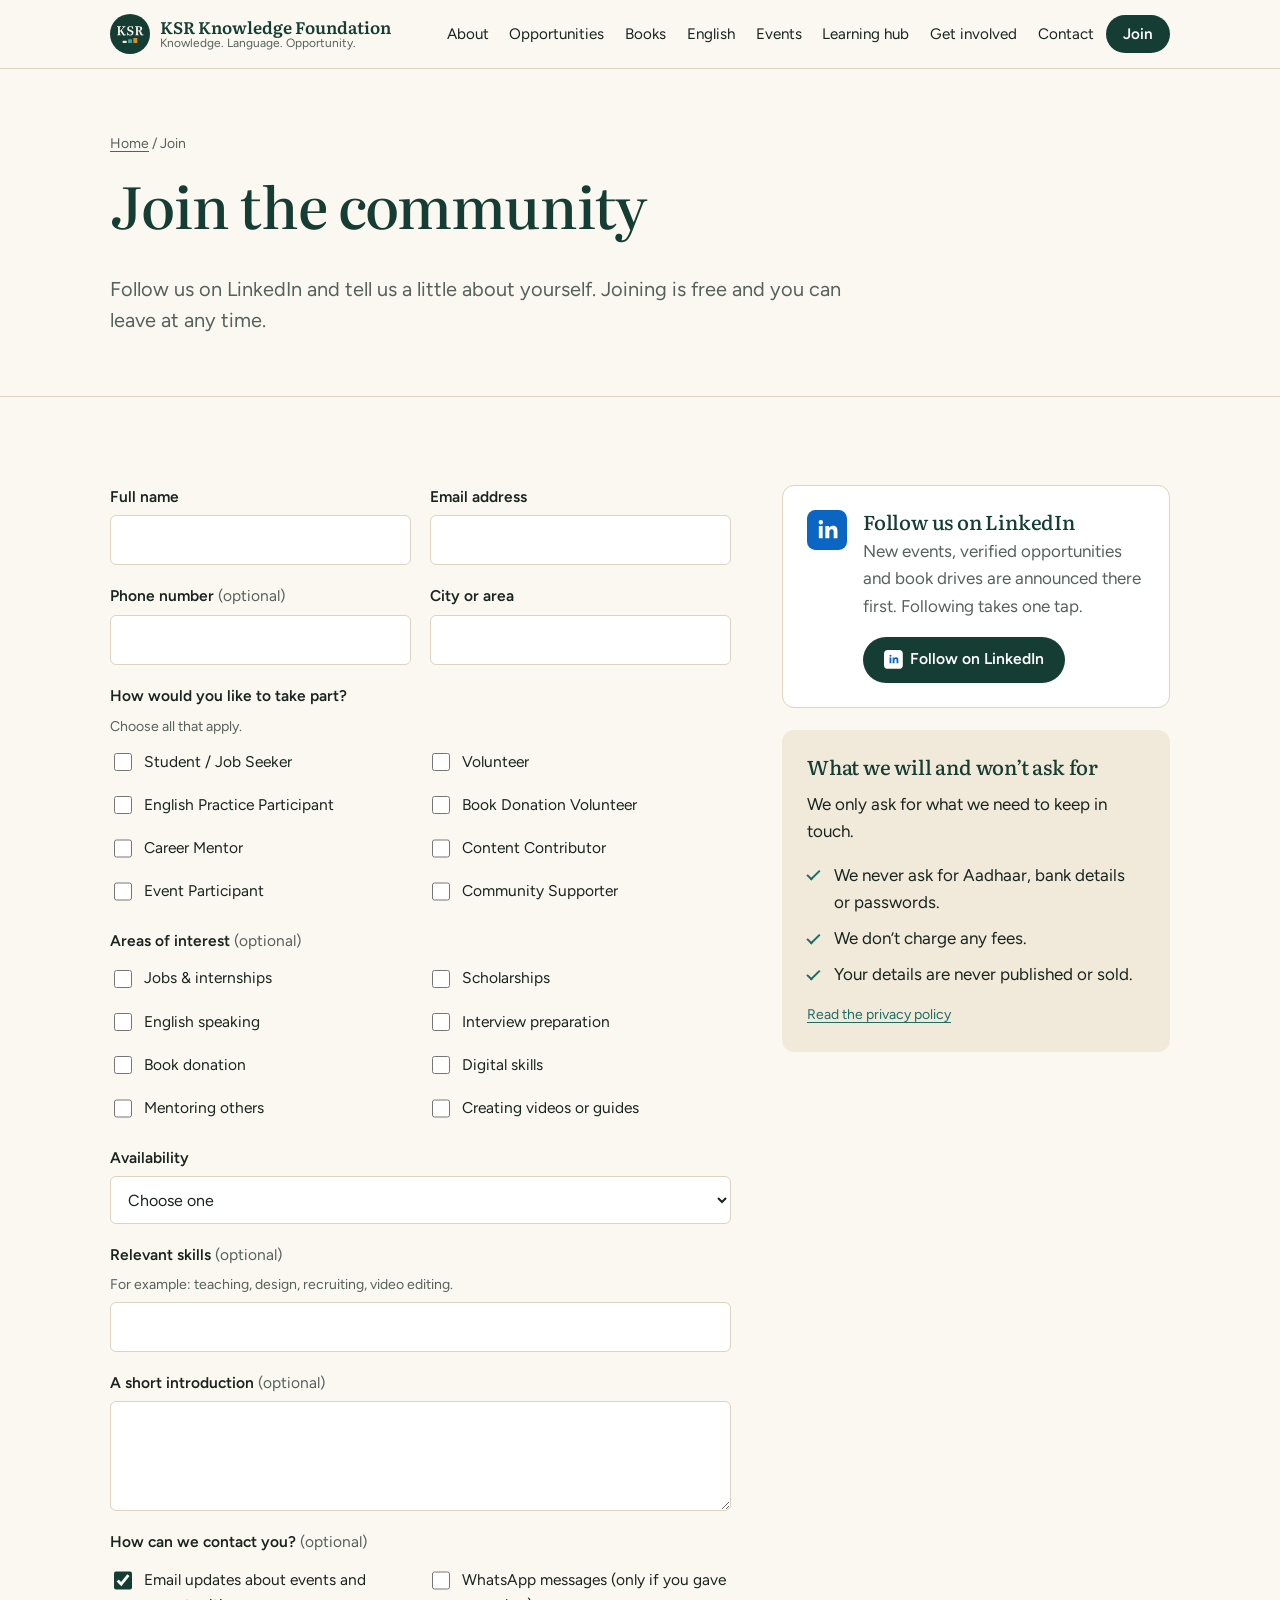
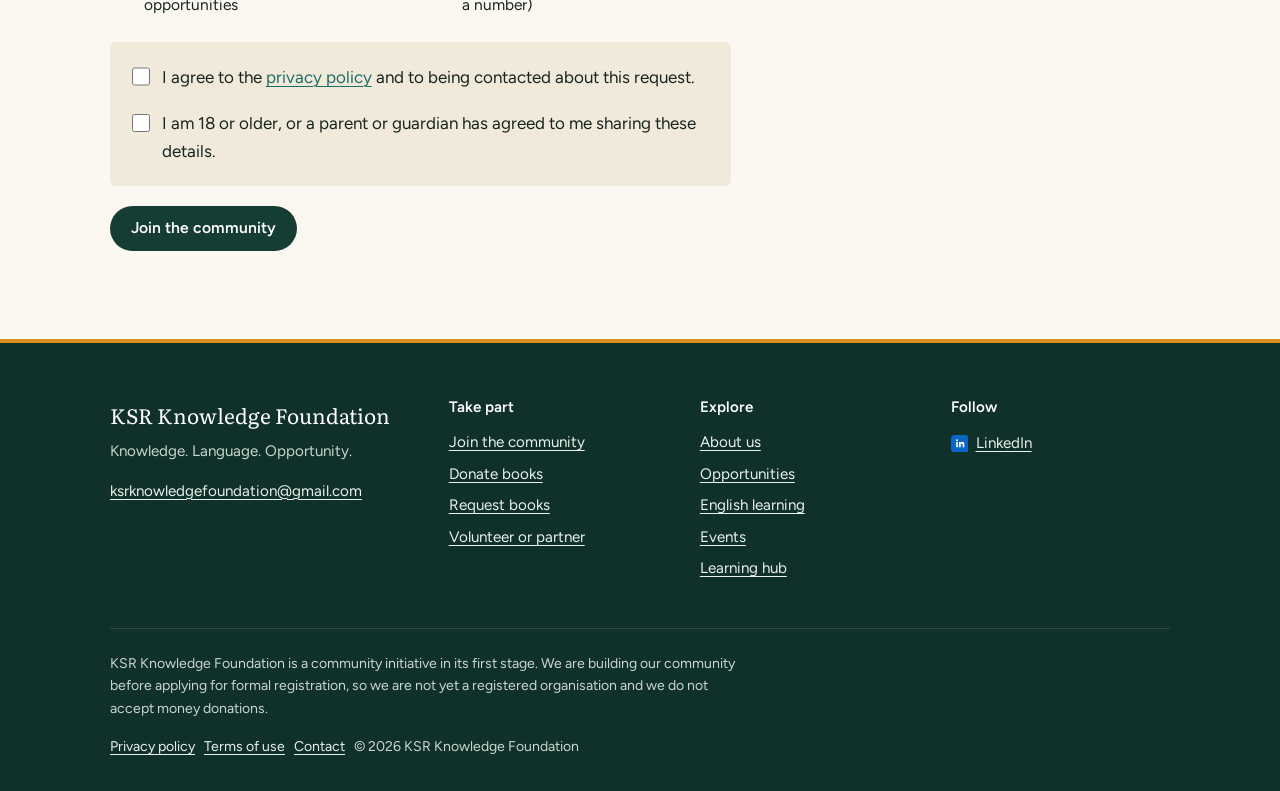
<file: join.html>
<!doctype html>
<html lang="en-IN">
<head>
<meta charset="utf-8">
<meta name="viewport" content="width=device-width, initial-scale=1, viewport-fit=cover">
<title>Join the community | KSR Knowledge Foundation</title>
<meta name="description" content="Join as a learner, volunteer, mentor or supporter. Free to join.">
<link rel="canonical" href="https://kamalsaireddy.github.io/ksr-knowledge-foundation/join.html">
<meta property="og:type" content="website">
<meta property="og:site_name" content="KSR Knowledge Foundation">
<meta property="og:title" content="Join the community | KSR Knowledge Foundation">
<meta property="og:description" content="Join as a learner, volunteer, mentor or supporter. Free to join.">
<meta property="og:url" content="https://kamalsaireddy.github.io/ksr-knowledge-foundation/join.html">
<meta property="og:image" content="https://kamalsaireddy.github.io/ksr-knowledge-foundation/og-image.png">
<meta name="twitter:card" content="summary_large_image">
<meta name="theme-color" content="#163D33">
<link rel="icon" href="favicon.svg" type="image/svg+xml">
<link rel="preconnect" href="https://fonts.googleapis.com">
<link rel="preconnect" href="https://fonts.gstatic.com" crossorigin>
<link href="https://fonts.googleapis.com/css2?family=Figtree:wght@400;500;600&family=Literata:ital,opsz,wght@0,7..72,400;0,7..72,500;0,7..72,600;1,7..72,400&display=swap" rel="stylesheet">
<link rel="stylesheet" href="style.css?v=6">
<script src="config.js?v=6" defer></script>
<script src="content.js?v=6" defer></script>
<script src="main.js?v=6" defer></script>
</head>
<body>
<a class="skip-link" href="#main">Skip to content</a>
<header class="site-header">
  <div class="wrap header-inner">
    <a class="brand" href="index.html"><img class="brand-mark" src="logo.svg?v=6" width="40" height="40" alt=""><span class="brand-name"><span data-org>KSR Knowledge Foundation</span><small data-tagline>Knowledge. Language. Opportunity.</small></span></a>
    <button class="nav-toggle" type="button" aria-expanded="false" aria-controls="site-nav"><svg width="18" height="18" viewBox="0 0 18 18" aria-hidden="true"><path d="M2 4h14M2 9h14M2 14h14" stroke="currentColor" stroke-width="2" stroke-linecap="round"/></svg><span>Menu</span></button>
    <nav class="site-nav" id="site-nav" aria-label="Main">
      <ul class="nav-list"><li class="nav-home"><a href="index.html">Home</a></li><li><a href="about.html">About</a></li><li><a href="opportunities.html">Opportunities</a></li><li><a href="books.html">Books</a></li><li><a href="english.html">English</a></li><li><a href="events.html">Events</a></li><li><a href="learn.html">Learning hub</a></li><li><a href="get-involved.html">Get involved</a></li><li><a href="contact.html">Contact</a></li><li><a class="btn btn-primary" href="join.html" aria-current="page">Join</a></li></ul>
    </nav>
  </div>
</header>
<main id="main">
<section class="page-intro"><div class="wrap"><p class="breadcrumb"><a href="index.html">Home</a> / Join</p><h1>Join the community</h1><p class="lede">Follow us on LinkedIn and tell us a little about yourself. Joining is free and you can leave at any time.</p></div></section>
<section class="section"><div class="wrap grid-2 grid-main-side">
  <div><form class="form" data-form="Community enrolment">
    <div class="form-row"><div class="field"><label for="j-name">Full name</label><input type="text" id="j-name" name="full_name" required aria-describedby="j-name-err" autocomplete="name"><p class="error-msg" id="j-name-err"></p></div><div class="field"><label for="j-email">Email address</label><input type="email" id="j-email" name="email" required aria-describedby="j-email-err" autocomplete="email"><p class="error-msg" id="j-email-err"></p></div></div>
    <div class="form-row"><div class="field"><label for="j-phone">Phone number <span class="optional">(optional)</span></label><input type="tel" id="j-phone" name="phone" aria-describedby="j-phone-err" autocomplete="tel" inputmode="tel"><p class="error-msg" id="j-phone-err"></p></div><div class="field"><label for="j-city">City or area</label><input type="text" id="j-city" name="city_or_area" required aria-describedby="j-city-err" autocomplete="address-level2"><p class="error-msg" id="j-city-err"></p></div></div>
    <fieldset class="field" data-required-group><legend>How would you like to take part?</legend><p class="hint">Choose all that apply.</p><div class="options"><label class="option"><input type="checkbox" name="participation" value="Student / Job Seeker" data-prefill="type"> <span>Student / Job Seeker</span></label><label class="option"><input type="checkbox" name="participation" value="Volunteer" data-prefill="type"> <span>Volunteer</span></label><label class="option"><input type="checkbox" name="participation" value="English Practice Participant" data-prefill="type"> <span>English Practice Participant</span></label><label class="option"><input type="checkbox" name="participation" value="Book Donation Volunteer" data-prefill="type"> <span>Book Donation Volunteer</span></label><label class="option"><input type="checkbox" name="participation" value="Career Mentor" data-prefill="type"> <span>Career Mentor</span></label><label class="option"><input type="checkbox" name="participation" value="Content Contributor" data-prefill="type"> <span>Content Contributor</span></label><label class="option"><input type="checkbox" name="participation" value="Event Participant" data-prefill="type"> <span>Event Participant</span></label><label class="option"><input type="checkbox" name="participation" value="Community Supporter" data-prefill="type"> <span>Community Supporter</span></label></div><p class="error-msg" role="alert"></p></fieldset>
    <fieldset class="field"><legend>Areas of interest <span class="optional">(optional)</span></legend><div class="options"><label class="option"><input type="checkbox" name="interests" value="Jobs & internships"> <span>Jobs & internships</span></label><label class="option"><input type="checkbox" name="interests" value="Scholarships"> <span>Scholarships</span></label><label class="option"><input type="checkbox" name="interests" value="English speaking"> <span>English speaking</span></label><label class="option"><input type="checkbox" name="interests" value="Interview preparation"> <span>Interview preparation</span></label><label class="option"><input type="checkbox" name="interests" value="Book donation"> <span>Book donation</span></label><label class="option"><input type="checkbox" name="interests" value="Digital skills"> <span>Digital skills</span></label><label class="option"><input type="checkbox" name="interests" value="Mentoring others"> <span>Mentoring others</span></label><label class="option"><input type="checkbox" name="interests" value="Creating videos or guides"> <span>Creating videos or guides</span></label></div><p class="error-msg" role="alert"></p></fieldset>
    <div class="field"><label for="j-avail">Availability</label><select id="j-avail" name="availability" required aria-describedby="j-avail-err"><option value="">Choose one</option><option>Weekdays</option><option>Weekday evenings</option><option>Weekends</option><option>Flexible</option><option>Online only</option></select><p class="error-msg" id="j-avail-err"></p></div>
    <div class="field"><label for="j-skills">Relevant skills <span class="optional">(optional)</span></label><p class="hint" id="j-skills-hint">For example: teaching, design, recruiting, video editing.</p><input type="text" id="j-skills" name="skills" aria-describedby="j-skills-err j-skills-hint" ><p class="error-msg" id="j-skills-err"></p></div>
    <div class="field"><label for="j-intro">A short introduction <span class="optional">(optional)</span></label><textarea id="j-intro" name="introduction" maxlength="1000" aria-describedby="j-intro-err" ></textarea><p class="error-msg" id="j-intro-err"></p></div>
    <fieldset class="field"><legend>How can we contact you? <span class="optional">(optional)</span></legend><div class="options"><label class="option"><input type="checkbox" name="contact_preferences" value="Email updates" checked> <span>Email updates about events and opportunities</span></label><label class="option"><input type="checkbox" name="contact_preferences" value="WhatsApp messages"> <span>WhatsApp messages (only if you gave a number)</span></label></div></fieldset>
    <div class="consent">
  <label class="option"><input type="checkbox" name="privacy_consent" value="Yes" required> <span>I agree to the <a href="privacy.html" target="_blank">privacy policy</a> and to being contacted about this request.</span></label>
  <label class="option"><input type="checkbox" name="age_confirmation" value="Yes" required> <span>I am 18 or older, or a parent or guardian has agreed to me sharing these details.</span></label>
  <p class="error-msg" id="j-consent-err"></p>
  <input class="hp" type="text" name="botcheck" tabindex="-1" autocomplete="off" aria-hidden="true">
</div>
    <div class="form-status" role="status" aria-live="polite"></div><div><button class="btn btn-primary" type="submit">Join the community</button></div>
  </form>
  <template data-success><div class="form-success"><h2 tabindex="-1" style="font-size:var(--step-2)">Welcome to the community</h2><p>We’ve received your details. Here’s what happens next:</p><ol><li>We’ll send a welcome email within a few days.</li><li>You’ll hear about events and activities that match what you chose.</li><li>If you offered to volunteer or mentor, we’ll invite you to a short orientation.</li></ol><p>You can ask us to remove your details at any time by replying to any email.</p><p class="mb-0" data-follow-linkedin hidden><a class="btn btn-secondary" href="#" target="_blank" rel="noopener">Follow us on LinkedIn</a></p></div></template></div>
  <div class="join-side"><div class="follow-card" data-follow-linkedin hidden><svg class="follow-icon" viewBox="0 0 24 24" aria-hidden="true"><rect width="24" height="24" rx="5" fill="#0A66C2"/><path d="M7.1 9.6h2.3V17H7.1zM8.3 6a1.3 1.3 0 1 1 0 2.7 1.3 1.3 0 0 1 0-2.7zM11 9.6h2.2v1h.1c.3-.6 1.1-1.2 2.2-1.2 2.4 0 2.8 1.6 2.8 3.6V17H16v-3.5c0-.8 0-1.9-1.2-1.9s-1.4.9-1.4 1.8V17H11z" fill="#fff"/></svg><div><h2 style="font-size:var(--step-1);margin-bottom:.3rem">Follow us on LinkedIn</h2><p>New events, verified opportunities and book drives are announced there first. Following takes one tap.</p><a class="btn btn-primary" href="#" target="_blank" rel="noopener"><svg class="li-icon" viewBox="0 0 24 24" aria-hidden="true"><rect width="24" height="24" rx="5" fill="#fff"/><path d="M7.1 9.6h2.3V17H7.1zM8.3 6a1.3 1.3 0 1 1 0 2.7 1.3 1.3 0 0 1 0-2.7zM11 9.6h2.2v1h.1c.3-.6 1.1-1.2 2.2-1.2 2.4 0 2.8 1.6 2.8 3.6V17H16v-3.5c0-.8 0-1.9-1.2-1.9s-1.4.9-1.4 1.8V17H11z" fill="#0A66C2"/></svg>Follow on LinkedIn</a></div></div><aside class="panel panel-cream" aria-label="What we ask for"><h2 style="font-size:var(--step-1)">What we will and won’t ask for</h2><p>We only ask for what we need to keep in touch.</p><ul class="checklist"><li>We never ask for Aadhaar, bank details or passwords.</li><li>We don’t charge any fees.</li><li>Your details are never published or sold.</li></ul><p class="small mb-0"><a href="privacy.html">Read the privacy policy</a></p></aside></div>
</div></section>

</main>
<footer class="site-footer">
  <div class="wrap">
    <div class="footer-grid">
      <div>
        <p class="footer-brand" data-org>KSR Knowledge Foundation</p>
        <p data-tagline>Knowledge. Language. Opportunity.</p>
        <p data-requires-email hidden><a data-email href="#"></a></p>
        <p data-requires-location hidden data-location></p>
      </div>
      <div><h2>Take part</h2><ul><li><a href="join.html">Join the community</a></li><li><a href="donate.html">Donate books</a></li><li><a href="donate.html#request">Request books</a></li><li><a href="get-involved.html">Volunteer or partner</a></li></ul></div>
      <div><h2>Explore</h2><ul><li><a href="about.html">About us</a></li><li><a href="opportunities.html">Opportunities</a></li><li><a href="english.html">English learning</a></li><li><a href="events.html">Events</a></li><li><a href="learn.html">Learning hub</a></li></ul></div>
      <div><h2>Follow</h2><ul data-render="social"><li>Social channels coming soon</li></ul></div>
    </div>
    <div class="footer-stage">
      <p class="mb-0" data-stage style="max-width:70ch"></p>
      <p class="mb-0"><a href="privacy.html">Privacy policy</a> &nbsp; <a href="terms.html">Terms of use</a> &nbsp; <a href="contact.html">Contact</a> &nbsp; © <span data-year>2026</span> <span data-org>KSR Knowledge Foundation</span></p>
    </div>
  </div>
</footer>
<noscript><p style="padding:1rem;text-align:center">Some parts of this site, such as events and forms, need JavaScript switched on.</p></noscript>
</body>
</html>
</file>
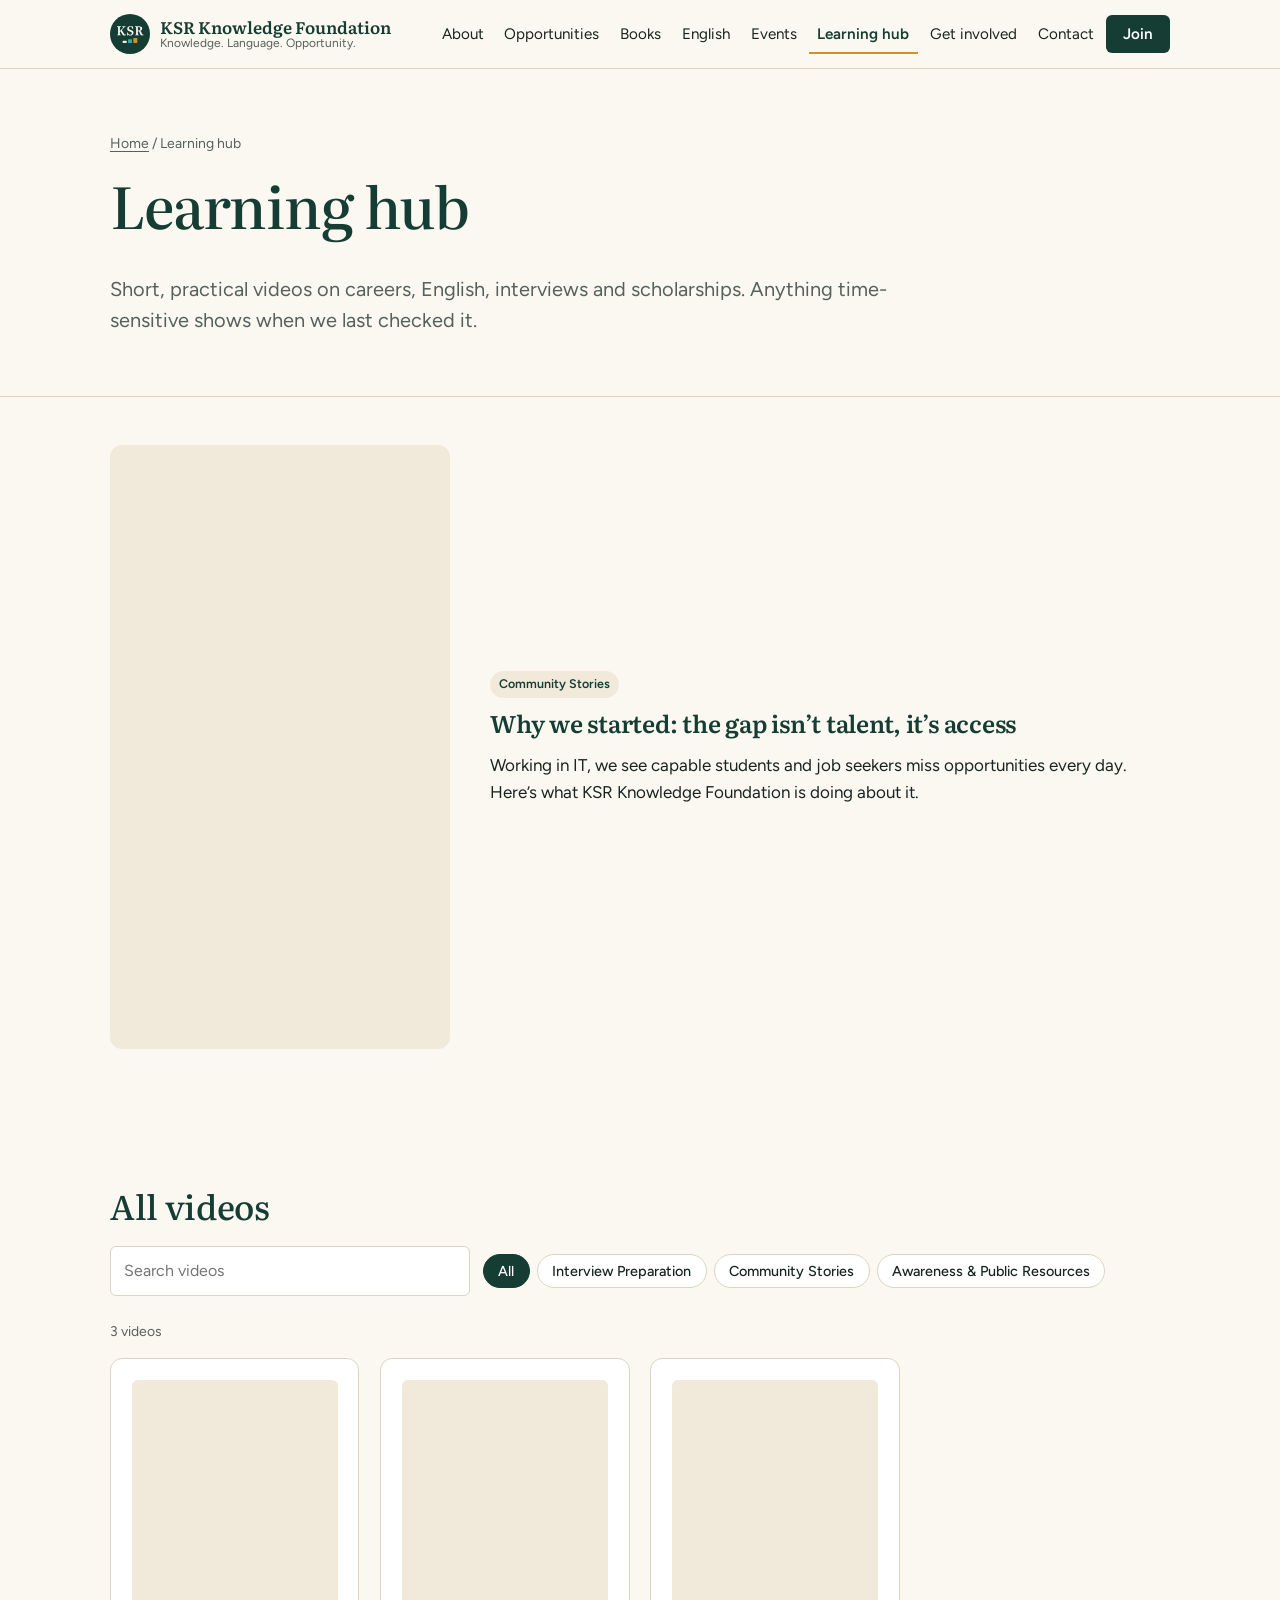
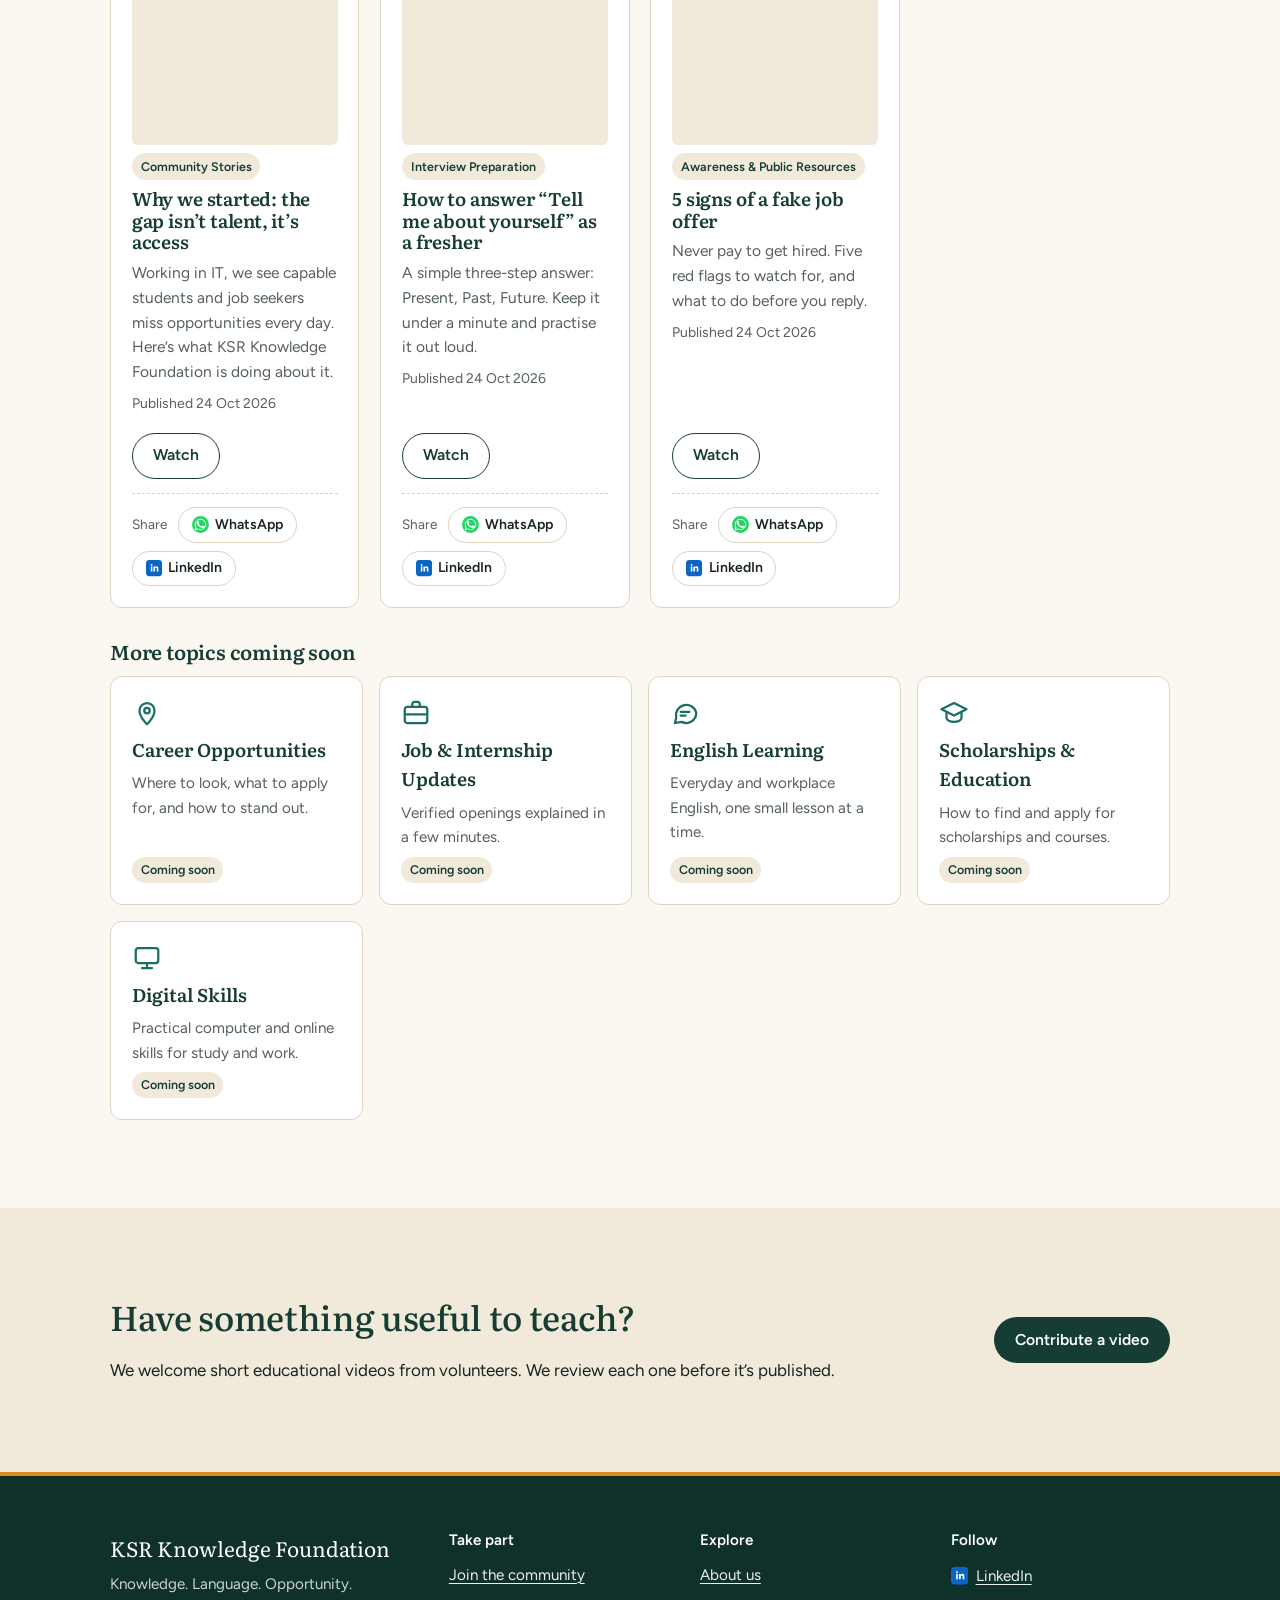
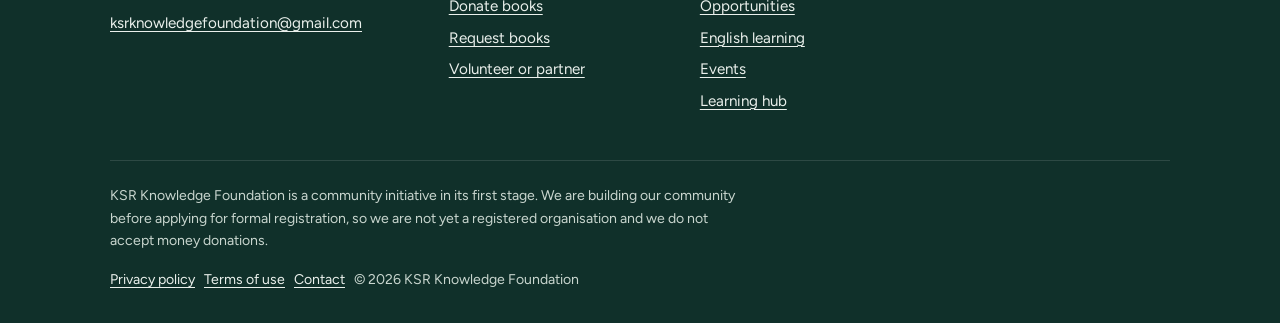
<file: learn.html>
<!doctype html>
<html lang="en-IN">
<head>
<meta charset="utf-8">
<meta name="viewport" content="width=device-width, initial-scale=1, viewport-fit=cover">
<title>Learning hub | KSR Knowledge Foundation</title>
<meta name="description" content="Videos on careers, English, interviews and scholarships.">
<link rel="canonical" href="https://kamalsaireddy.github.io/ksr-knowledge-foundation/learn.html">
<meta property="og:type" content="website">
<meta property="og:site_name" content="KSR Knowledge Foundation">
<meta property="og:title" content="Learning hub | KSR Knowledge Foundation">
<meta property="og:description" content="Videos on careers, English, interviews and scholarships.">
<meta property="og:url" content="https://kamalsaireddy.github.io/ksr-knowledge-foundation/learn.html">
<meta property="og:image" content="https://kamalsaireddy.github.io/ksr-knowledge-foundation/og-image.png">
<meta name="twitter:card" content="summary_large_image">
<meta name="theme-color" content="#163D33">
<link rel="icon" href="favicon.svg" type="image/svg+xml">
<link rel="preconnect" href="https://fonts.googleapis.com">
<link rel="preconnect" href="https://fonts.gstatic.com" crossorigin>
<link href="https://fonts.googleapis.com/css2?family=Figtree:wght@400;500;600&family=Literata:ital,opsz,wght@0,7..72,400;0,7..72,500;0,7..72,600;1,7..72,400&display=swap" rel="stylesheet">
<link rel="stylesheet" href="style.css?v=6">
<script src="config.js?v=6" defer></script>
<script src="content.js?v=6" defer></script>
<script src="main.js?v=6" defer></script>
</head>
<body>
<a class="skip-link" href="#main">Skip to content</a>
<header class="site-header">
  <div class="wrap header-inner">
    <a class="brand" href="index.html"><img class="brand-mark" src="logo.svg?v=6" width="40" height="40" alt=""><span class="brand-name"><span data-org>KSR Knowledge Foundation</span><small data-tagline>Knowledge. Language. Opportunity.</small></span></a>
    <button class="nav-toggle" type="button" aria-expanded="false" aria-controls="site-nav"><svg width="18" height="18" viewBox="0 0 18 18" aria-hidden="true"><path d="M2 4h14M2 9h14M2 14h14" stroke="currentColor" stroke-width="2" stroke-linecap="round"/></svg><span>Menu</span></button>
    <nav class="site-nav" id="site-nav" aria-label="Main">
      <ul class="nav-list"><li class="nav-home"><a href="index.html">Home</a></li><li><a href="about.html">About</a></li><li><a href="opportunities.html">Opportunities</a></li><li><a href="books.html">Books</a></li><li><a href="english.html">English</a></li><li><a href="events.html">Events</a></li><li><a href="learn.html" aria-current="page">Learning hub</a></li><li><a href="get-involved.html">Get involved</a></li><li><a href="contact.html">Contact</a></li><li><a class="btn btn-primary" href="join.html">Join</a></li></ul>
    </nav>
  </div>
</header>
<main id="main">
<section class="page-intro"><div class="wrap"><p class="breadcrumb"><a href="index.html">Home</a> / Learning hub</p><h1>Learning hub</h1><p class="lede">Short, practical videos on careers, English, interviews and scholarships. Anything time-sensitive shows when we last checked it.</p></div></section>
<section class="section-tight"><div class="wrap"><div data-render="video-featured"></div></div></section>
<section class="section"><div class="wrap">
  <h2 data-video-heading>All videos</h2>
  <div class="toolbar" data-video-filters></div>
  <p class="small" data-video-count aria-live="polite"></p>
  <div data-render="videos"></div>
</div></section>
<section class="section section-cream"><div class="wrap callout">
  <div><h2>Have something useful to teach?</h2><p class="mb-0">We welcome short educational videos from volunteers. We review each one before it’s published.</p></div>
  <a class="btn btn-primary" href="join.html?type=Content+Contributor">Contribute a video</a>
</div></section>

</main>
<footer class="site-footer">
  <div class="wrap">
    <div class="footer-grid">
      <div>
        <p class="footer-brand" data-org>KSR Knowledge Foundation</p>
        <p data-tagline>Knowledge. Language. Opportunity.</p>
        <p data-requires-email hidden><a data-email href="#"></a></p>
        <p data-requires-location hidden data-location></p>
      </div>
      <div><h2>Take part</h2><ul><li><a href="join.html">Join the community</a></li><li><a href="donate.html">Donate books</a></li><li><a href="donate.html#request">Request books</a></li><li><a href="get-involved.html">Volunteer or partner</a></li></ul></div>
      <div><h2>Explore</h2><ul><li><a href="about.html">About us</a></li><li><a href="opportunities.html">Opportunities</a></li><li><a href="english.html">English learning</a></li><li><a href="events.html">Events</a></li><li><a href="learn.html">Learning hub</a></li></ul></div>
      <div><h2>Follow</h2><ul data-render="social"><li>Social channels coming soon</li></ul></div>
    </div>
    <div class="footer-stage">
      <p class="mb-0" data-stage style="max-width:70ch"></p>
      <p class="mb-0"><a href="privacy.html">Privacy policy</a> &nbsp; <a href="terms.html">Terms of use</a> &nbsp; <a href="contact.html">Contact</a> &nbsp; © <span data-year>2026</span> <span data-org>KSR Knowledge Foundation</span></p>
    </div>
  </div>
</footer>
<noscript><p style="padding:1rem;text-align:center">Some parts of this site, such as events and forms, need JavaScript switched on.</p></noscript>
</body>
</html>
</file>
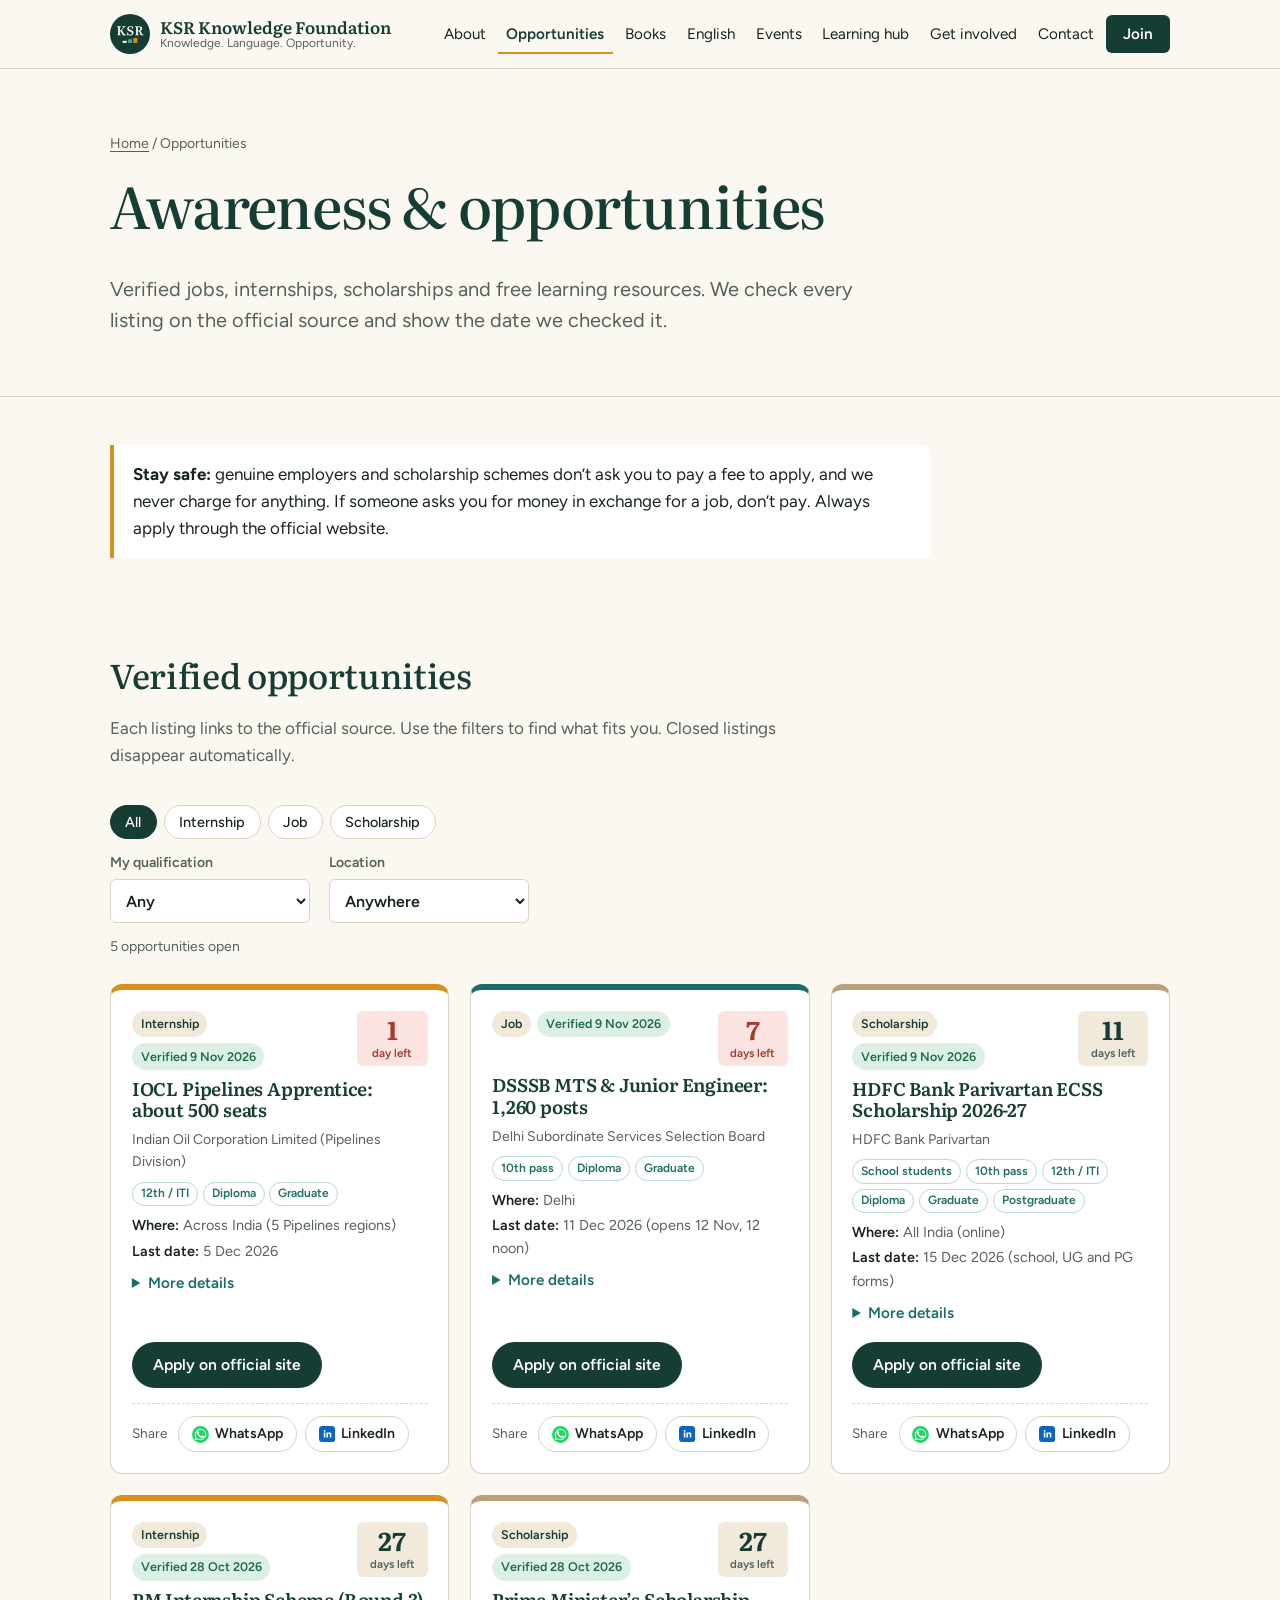
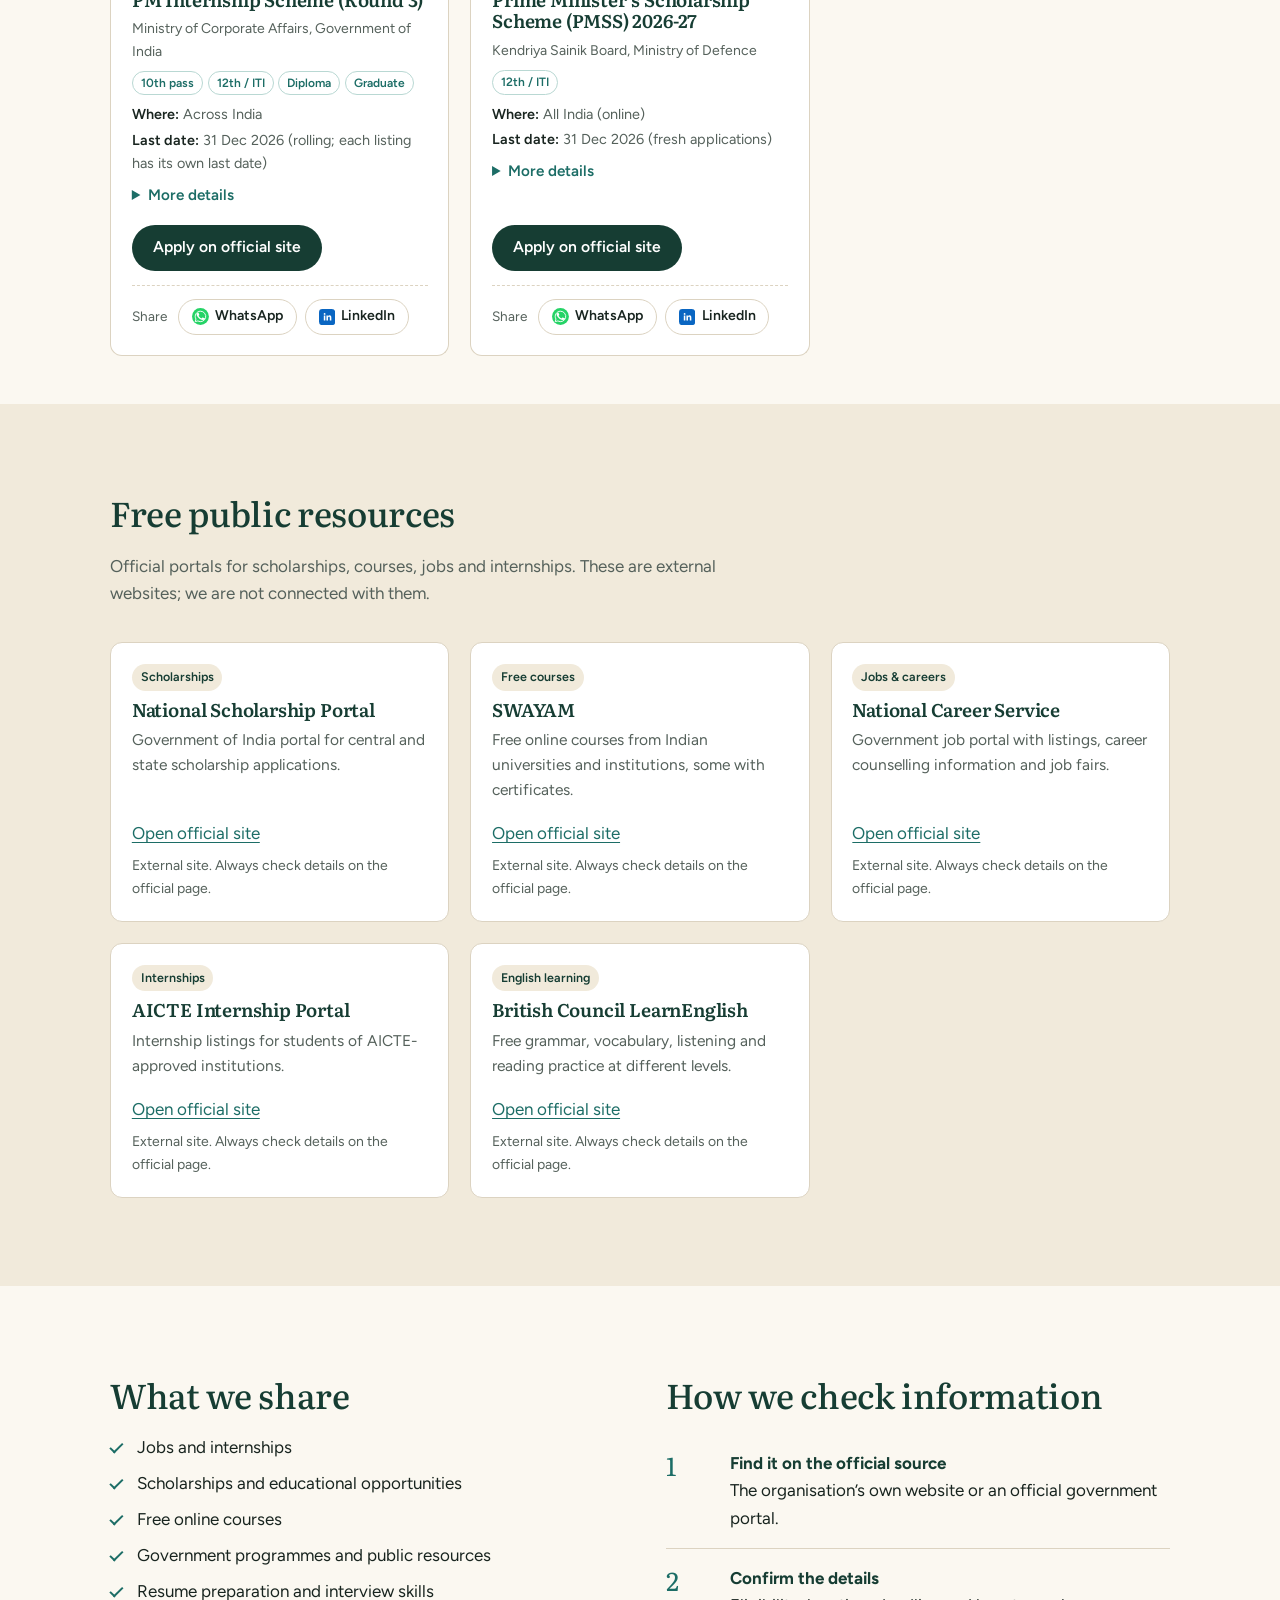
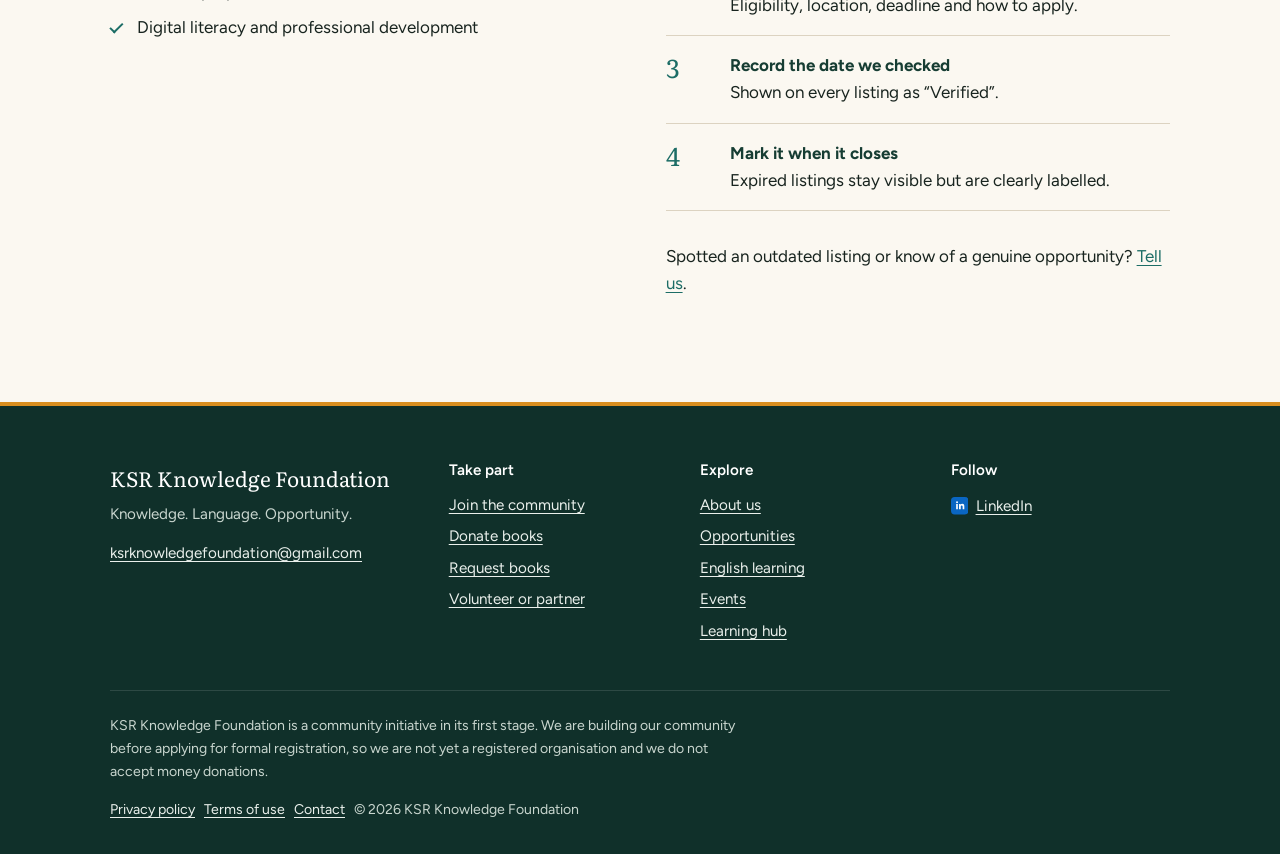
<file: opportunities.html>
<!doctype html>
<html lang="en-IN">
<head>
<meta charset="utf-8">
<meta name="viewport" content="width=device-width, initial-scale=1, viewport-fit=cover">
<title>Awareness &amp; opportunities | KSR Knowledge Foundation</title>
<meta name="description" content="Verified jobs, internships, scholarships and free public resources for students and job seekers.">
<link rel="canonical" href="https://kamalsaireddy.github.io/ksr-knowledge-foundation/opportunities.html">
<meta property="og:type" content="website">
<meta property="og:site_name" content="KSR Knowledge Foundation">
<meta property="og:title" content="Awareness &amp; opportunities | KSR Knowledge Foundation">
<meta property="og:description" content="Verified jobs, internships, scholarships and free public resources for students and job seekers.">
<meta property="og:url" content="https://kamalsaireddy.github.io/ksr-knowledge-foundation/opportunities.html">
<meta property="og:image" content="https://kamalsaireddy.github.io/ksr-knowledge-foundation/og-image.png">
<meta name="twitter:card" content="summary_large_image">
<meta name="theme-color" content="#163D33">
<link rel="icon" href="favicon.svg" type="image/svg+xml">
<link rel="preconnect" href="https://fonts.googleapis.com">
<link rel="preconnect" href="https://fonts.gstatic.com" crossorigin>
<link href="https://fonts.googleapis.com/css2?family=Figtree:wght@400;500;600&family=Literata:ital,opsz,wght@0,7..72,400;0,7..72,500;0,7..72,600;1,7..72,400&display=swap" rel="stylesheet">
<link rel="stylesheet" href="style.css?v=6">
<script src="config.js?v=6" defer></script>
<script src="content.js?v=6" defer></script>
<script src="main.js?v=6" defer></script>
</head>
<body>
<a class="skip-link" href="#main">Skip to content</a>
<header class="site-header">
  <div class="wrap header-inner">
    <a class="brand" href="index.html"><img class="brand-mark" src="logo.svg?v=6" width="40" height="40" alt=""><span class="brand-name"><span data-org>KSR Knowledge Foundation</span><small data-tagline>Knowledge. Language. Opportunity.</small></span></a>
    <button class="nav-toggle" type="button" aria-expanded="false" aria-controls="site-nav"><svg width="18" height="18" viewBox="0 0 18 18" aria-hidden="true"><path d="M2 4h14M2 9h14M2 14h14" stroke="currentColor" stroke-width="2" stroke-linecap="round"/></svg><span>Menu</span></button>
    <nav class="site-nav" id="site-nav" aria-label="Main">
      <ul class="nav-list"><li class="nav-home"><a href="index.html">Home</a></li><li><a href="about.html">About</a></li><li><a href="opportunities.html" aria-current="page">Opportunities</a></li><li><a href="books.html">Books</a></li><li><a href="english.html">English</a></li><li><a href="events.html">Events</a></li><li><a href="learn.html">Learning hub</a></li><li><a href="get-involved.html">Get involved</a></li><li><a href="contact.html">Contact</a></li><li><a class="btn btn-primary" href="join.html">Join</a></li></ul>
    </nav>
  </div>
</header>
<main id="main">
<section class="page-intro"><div class="wrap"><p class="breadcrumb"><a href="index.html">Home</a> / Opportunities</p><h1>Awareness &amp; opportunities</h1><p class="lede">Verified jobs, internships, scholarships and free learning resources. We check every listing on the official source and show the date we checked it.</p></div></section>
<section class="section-tight"><div class="wrap">
  <div class="notice" style="max-width:820px"><p><strong>Stay safe:</strong> genuine employers and scholarship schemes don’t ask you to pay a fee to apply, and we never charge for anything. If someone asks you for money in exchange for a job, don’t pay. Always apply through the official website.</p></div>
</div></section>

<section class="section-tight" aria-labelledby="h-opps"><div class="wrap">
  <div class="section-head"><h2 id="h-opps">Verified opportunities</h2><p>Each listing links to the official source. Use the filters to find what fits you. Closed listings disappear automatically.</p></div>
  <div class="toolbar" data-opp-filters></div>
  <div data-render="opportunities"></div>
</div></section>

<section class="section section-cream" aria-labelledby="h-res"><div class="wrap">
  <div class="section-head"><h2 id="h-res">Free public resources</h2><p>Official portals for scholarships, courses, jobs and internships. These are external websites; we are not connected with them.</p></div>
  <div class="card-list" data-render="resources"></div>
</div></section>

<section class="section"><div class="wrap grid-2">
  <div><h2>What we share</h2><ul class="checklist"><li>Jobs and internships</li><li>Scholarships and educational opportunities</li><li>Free online courses</li><li>Government programmes and public resources</li><li>Resume preparation and interview skills</li><li>Digital literacy and professional development</li></ul></div>
  <div><h2>How we check information</h2>
    <ol class="process">
      <li><div><strong>Find it on the official source</strong>The organisation’s own website or an official government portal.</div></li>
      <li><div><strong>Confirm the details</strong>Eligibility, location, deadline and how to apply.</div></li>
      <li><div><strong>Record the date we checked</strong>Shown on every listing as “Verified”.</div></li>
      <li><div><strong>Mark it when it closes</strong>Expired listings stay visible but are clearly labelled.</div></li>
    </ol>
    <p class="mt-2">Spotted an outdated listing or know of a genuine opportunity? <a href="contact.html">Tell us</a>.</p>
  </div>
</div></section>

</main>
<footer class="site-footer">
  <div class="wrap">
    <div class="footer-grid">
      <div>
        <p class="footer-brand" data-org>KSR Knowledge Foundation</p>
        <p data-tagline>Knowledge. Language. Opportunity.</p>
        <p data-requires-email hidden><a data-email href="#"></a></p>
        <p data-requires-location hidden data-location></p>
      </div>
      <div><h2>Take part</h2><ul><li><a href="join.html">Join the community</a></li><li><a href="donate.html">Donate books</a></li><li><a href="donate.html#request">Request books</a></li><li><a href="get-involved.html">Volunteer or partner</a></li></ul></div>
      <div><h2>Explore</h2><ul><li><a href="about.html">About us</a></li><li><a href="opportunities.html">Opportunities</a></li><li><a href="english.html">English learning</a></li><li><a href="events.html">Events</a></li><li><a href="learn.html">Learning hub</a></li></ul></div>
      <div><h2>Follow</h2><ul data-render="social"><li>Social channels coming soon</li></ul></div>
    </div>
    <div class="footer-stage">
      <p class="mb-0" data-stage style="max-width:70ch"></p>
      <p class="mb-0"><a href="privacy.html">Privacy policy</a> &nbsp; <a href="terms.html">Terms of use</a> &nbsp; <a href="contact.html">Contact</a> &nbsp; © <span data-year>2026</span> <span data-org>KSR Knowledge Foundation</span></p>
    </div>
  </div>
</footer>
<noscript><p style="padding:1rem;text-align:center">Some parts of this site, such as events and forms, need JavaScript switched on.</p></noscript>
</body>
</html>
</file>
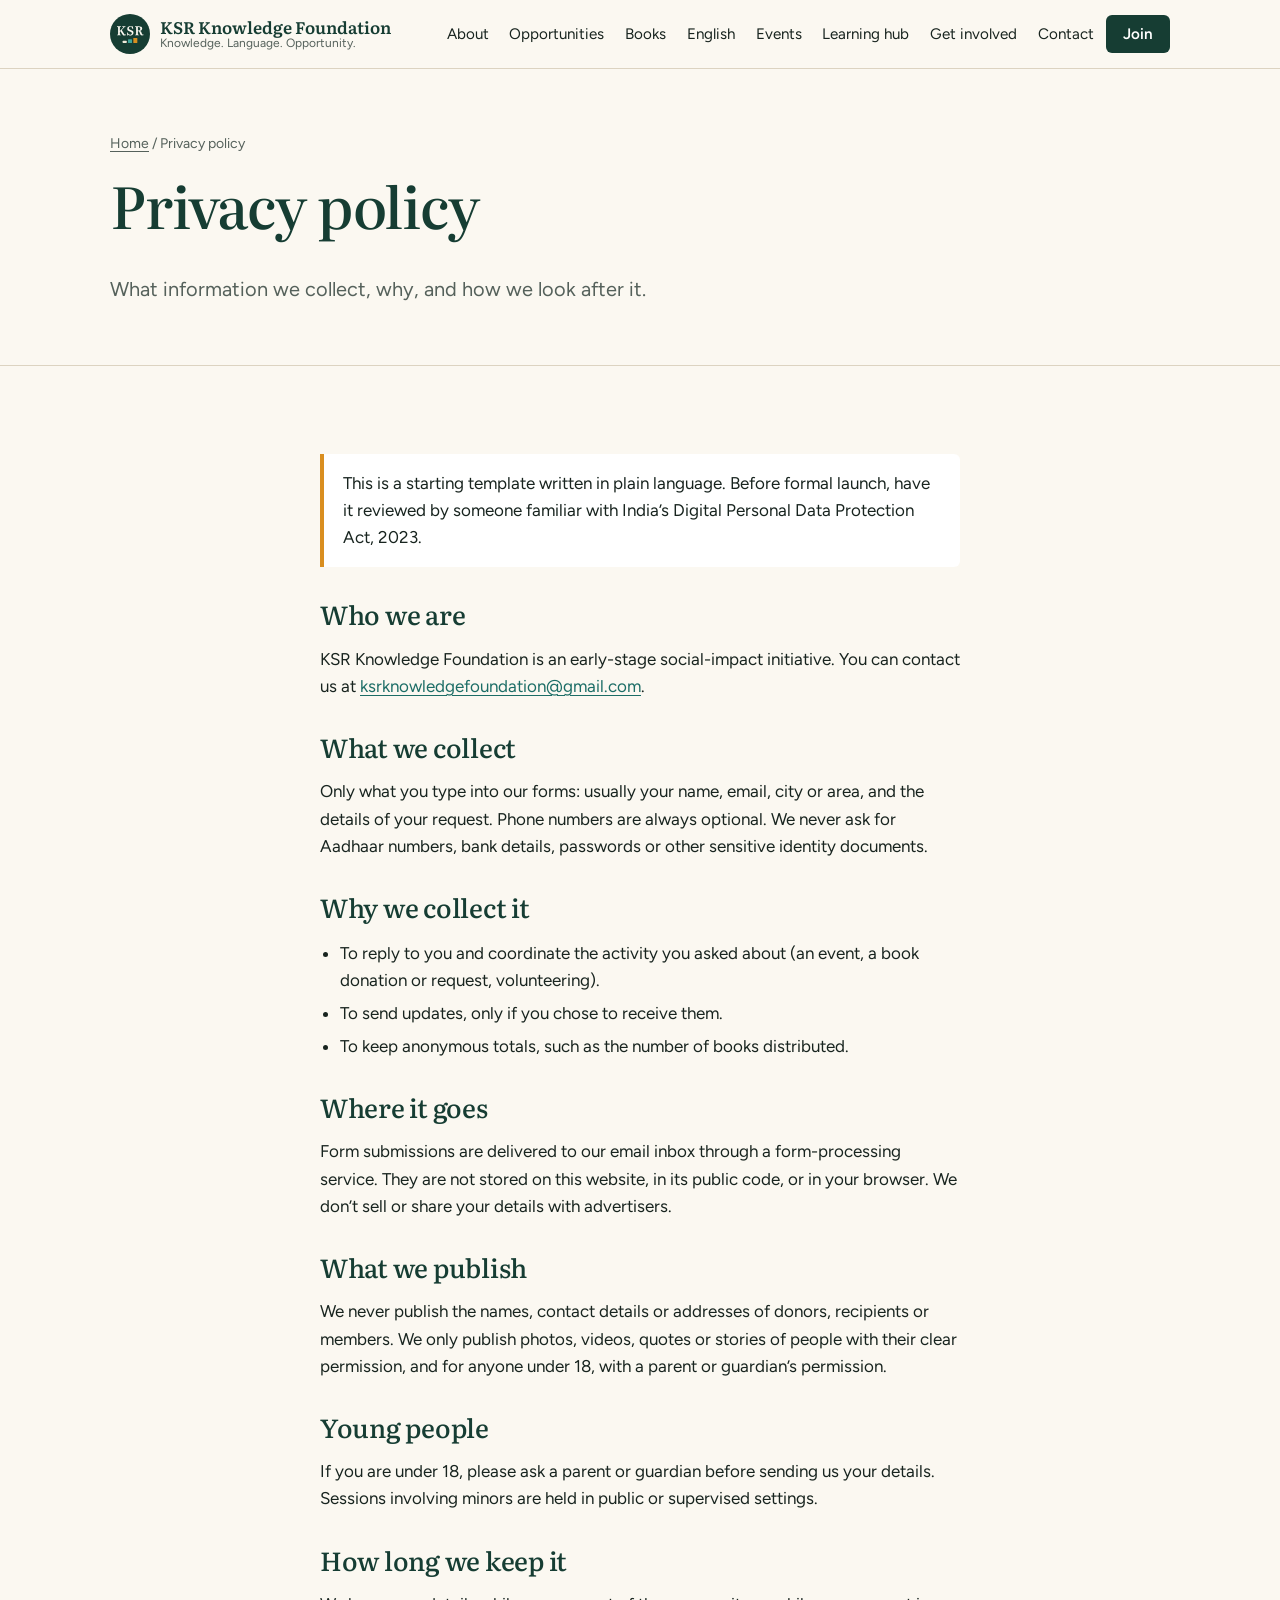
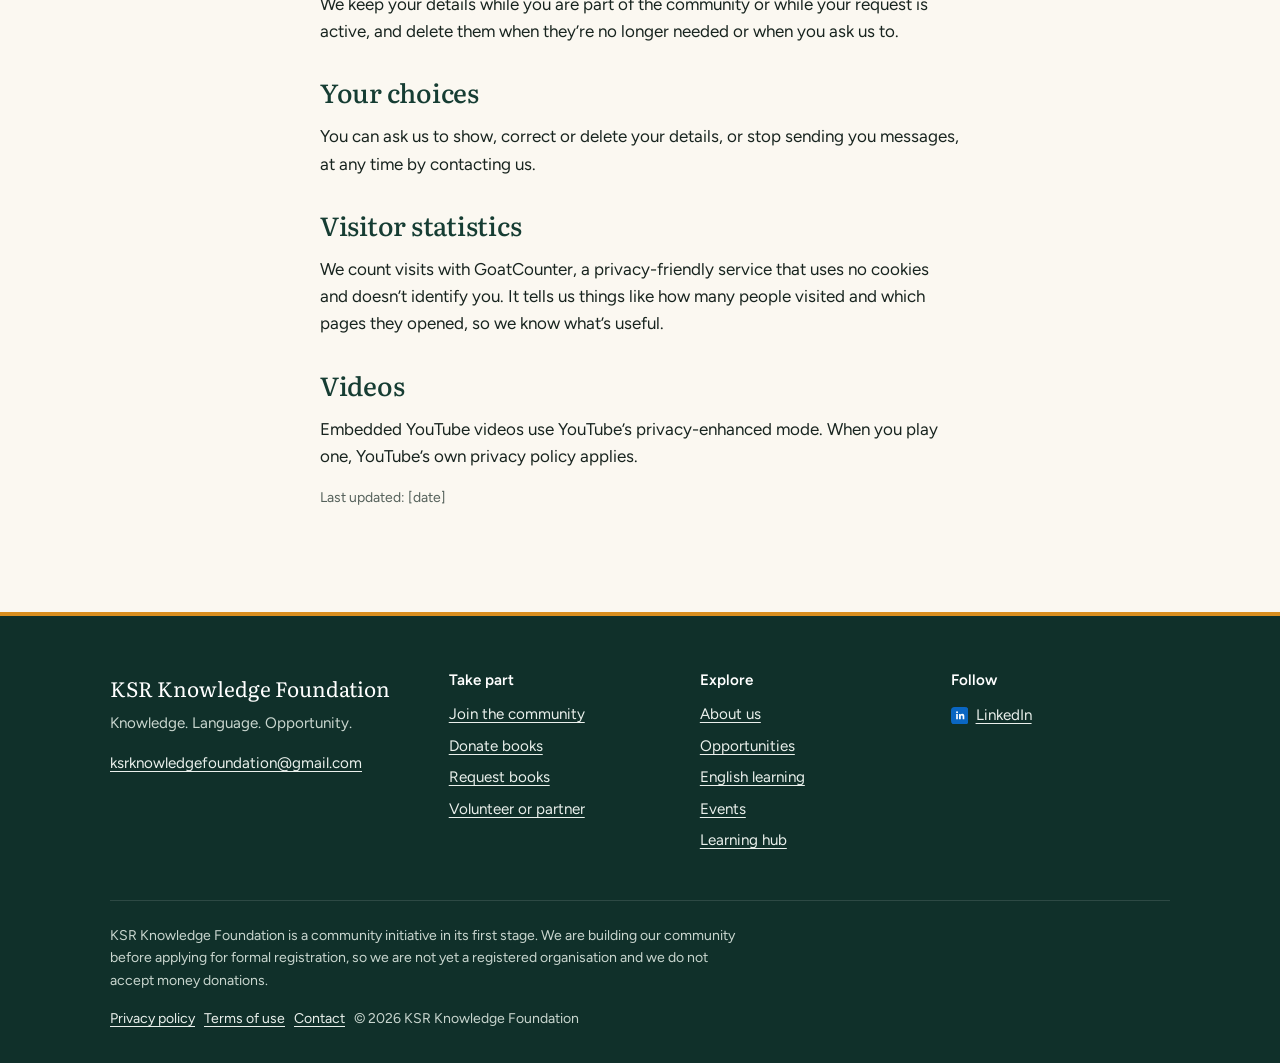
<file: privacy.html>
<!doctype html>
<html lang="en-IN">
<head>
<meta charset="utf-8">
<meta name="viewport" content="width=device-width, initial-scale=1, viewport-fit=cover">
<title>Privacy policy | KSR Knowledge Foundation</title>
<meta name="description" content="How we collect and look after your information.">
<link rel="canonical" href="https://kamalsaireddy.github.io/ksr-knowledge-foundation/privacy.html">
<meta property="og:type" content="website">
<meta property="og:site_name" content="KSR Knowledge Foundation">
<meta property="og:title" content="Privacy policy | KSR Knowledge Foundation">
<meta property="og:description" content="How we collect and look after your information.">
<meta property="og:url" content="https://kamalsaireddy.github.io/ksr-knowledge-foundation/privacy.html">
<meta property="og:image" content="https://kamalsaireddy.github.io/ksr-knowledge-foundation/og-image.png">
<meta name="twitter:card" content="summary_large_image">
<meta name="theme-color" content="#163D33">
<link rel="icon" href="favicon.svg" type="image/svg+xml">
<link rel="preconnect" href="https://fonts.googleapis.com">
<link rel="preconnect" href="https://fonts.gstatic.com" crossorigin>
<link href="https://fonts.googleapis.com/css2?family=Figtree:wght@400;500;600&family=Literata:ital,opsz,wght@0,7..72,400;0,7..72,500;0,7..72,600;1,7..72,400&display=swap" rel="stylesheet">
<link rel="stylesheet" href="style.css?v=6">
<script src="config.js?v=6" defer></script>
<script src="content.js?v=6" defer></script>
<script src="main.js?v=6" defer></script>
</head>
<body>
<a class="skip-link" href="#main">Skip to content</a>
<header class="site-header">
  <div class="wrap header-inner">
    <a class="brand" href="index.html"><img class="brand-mark" src="logo.svg?v=6" width="40" height="40" alt=""><span class="brand-name"><span data-org>KSR Knowledge Foundation</span><small data-tagline>Knowledge. Language. Opportunity.</small></span></a>
    <button class="nav-toggle" type="button" aria-expanded="false" aria-controls="site-nav"><svg width="18" height="18" viewBox="0 0 18 18" aria-hidden="true"><path d="M2 4h14M2 9h14M2 14h14" stroke="currentColor" stroke-width="2" stroke-linecap="round"/></svg><span>Menu</span></button>
    <nav class="site-nav" id="site-nav" aria-label="Main">
      <ul class="nav-list"><li class="nav-home"><a href="index.html">Home</a></li><li><a href="about.html">About</a></li><li><a href="opportunities.html">Opportunities</a></li><li><a href="books.html">Books</a></li><li><a href="english.html">English</a></li><li><a href="events.html">Events</a></li><li><a href="learn.html">Learning hub</a></li><li><a href="get-involved.html">Get involved</a></li><li><a href="contact.html">Contact</a></li><li><a class="btn btn-primary" href="join.html">Join</a></li></ul>
    </nav>
  </div>
</header>
<main id="main">
<section class="page-intro"><div class="wrap"><p class="breadcrumb"><a href="index.html">Home</a> / Privacy policy</p><h1>Privacy policy</h1><p class="lede">What information we collect, why, and how we look after it.</p></div></section>
<section class="section"><div class="wrap prose">
<div class="notice"><p>This is a starting template written in plain language. Before formal launch, have it reviewed by someone familiar with India’s Digital Personal Data Protection Act, 2023.</p></div>
<h2>Who we are</h2><p><span data-org>KSR Knowledge Foundation</span> is an early-stage social-impact initiative. <span data-requires-email hidden>You can contact us at <a data-email href="#"></a>.</span></p>
<h2>What we collect</h2><p>Only what you type into our forms: usually your name, email, city or area, and the details of your request. Phone numbers are always optional. We never ask for Aadhaar numbers, bank details, passwords or other sensitive identity documents.</p>
<h2>Why we collect it</h2><ul><li>To reply to you and coordinate the activity you asked about (an event, a book donation or request, volunteering).</li><li>To send updates, only if you chose to receive them.</li><li>To keep anonymous totals, such as the number of books distributed.</li></ul>
<h2>Where it goes</h2><p>Form submissions are delivered to our email inbox through a form-processing service. They are not stored on this website, in its public code, or in your browser. We don’t sell or share your details with advertisers.</p>
<h2>What we publish</h2><p>We never publish the names, contact details or addresses of donors, recipients or members. We only publish photos, videos, quotes or stories of people with their clear permission, and for anyone under 18, with a parent or guardian’s permission.</p>
<h2>Young people</h2><p>If you are under 18, please ask a parent or guardian before sending us your details. Sessions involving minors are held in public or supervised settings.</p>
<h2>How long we keep it</h2><p>We keep your details while you are part of the community or while your request is active, and delete them when they’re no longer needed or when you ask us to.</p>
<h2>Your choices</h2><p>You can ask us to show, correct or delete your details, or stop sending you messages, at any time by contacting us.</p>
<h2>Visitor statistics</h2><p>We count visits with GoatCounter, a privacy-friendly service that uses no cookies and doesn’t identify you. It tells us things like how many people visited and which pages they opened, so we know what’s useful.</p>
<h2>Videos</h2><p>Embedded YouTube videos use YouTube’s privacy-enhanced mode. When you play one, YouTube’s own privacy policy applies.</p>
<p class="small">Last updated: [date]</p>
</div></section>

</main>
<footer class="site-footer">
  <div class="wrap">
    <div class="footer-grid">
      <div>
        <p class="footer-brand" data-org>KSR Knowledge Foundation</p>
        <p data-tagline>Knowledge. Language. Opportunity.</p>
        <p data-requires-email hidden><a data-email href="#"></a></p>
        <p data-requires-location hidden data-location></p>
      </div>
      <div><h2>Take part</h2><ul><li><a href="join.html">Join the community</a></li><li><a href="donate.html">Donate books</a></li><li><a href="donate.html#request">Request books</a></li><li><a href="get-involved.html">Volunteer or partner</a></li></ul></div>
      <div><h2>Explore</h2><ul><li><a href="about.html">About us</a></li><li><a href="opportunities.html">Opportunities</a></li><li><a href="english.html">English learning</a></li><li><a href="events.html">Events</a></li><li><a href="learn.html">Learning hub</a></li></ul></div>
      <div><h2>Follow</h2><ul data-render="social"><li>Social channels coming soon</li></ul></div>
    </div>
    <div class="footer-stage">
      <p class="mb-0" data-stage style="max-width:70ch"></p>
      <p class="mb-0"><a href="privacy.html">Privacy policy</a> &nbsp; <a href="terms.html">Terms of use</a> &nbsp; <a href="contact.html">Contact</a> &nbsp; © <span data-year>2026</span> <span data-org>KSR Knowledge Foundation</span></p>
    </div>
  </div>
</footer>
<noscript><p style="padding:1rem;text-align:center">Some parts of this site, such as events and forms, need JavaScript switched on.</p></noscript>
</body>
</html>
</file>
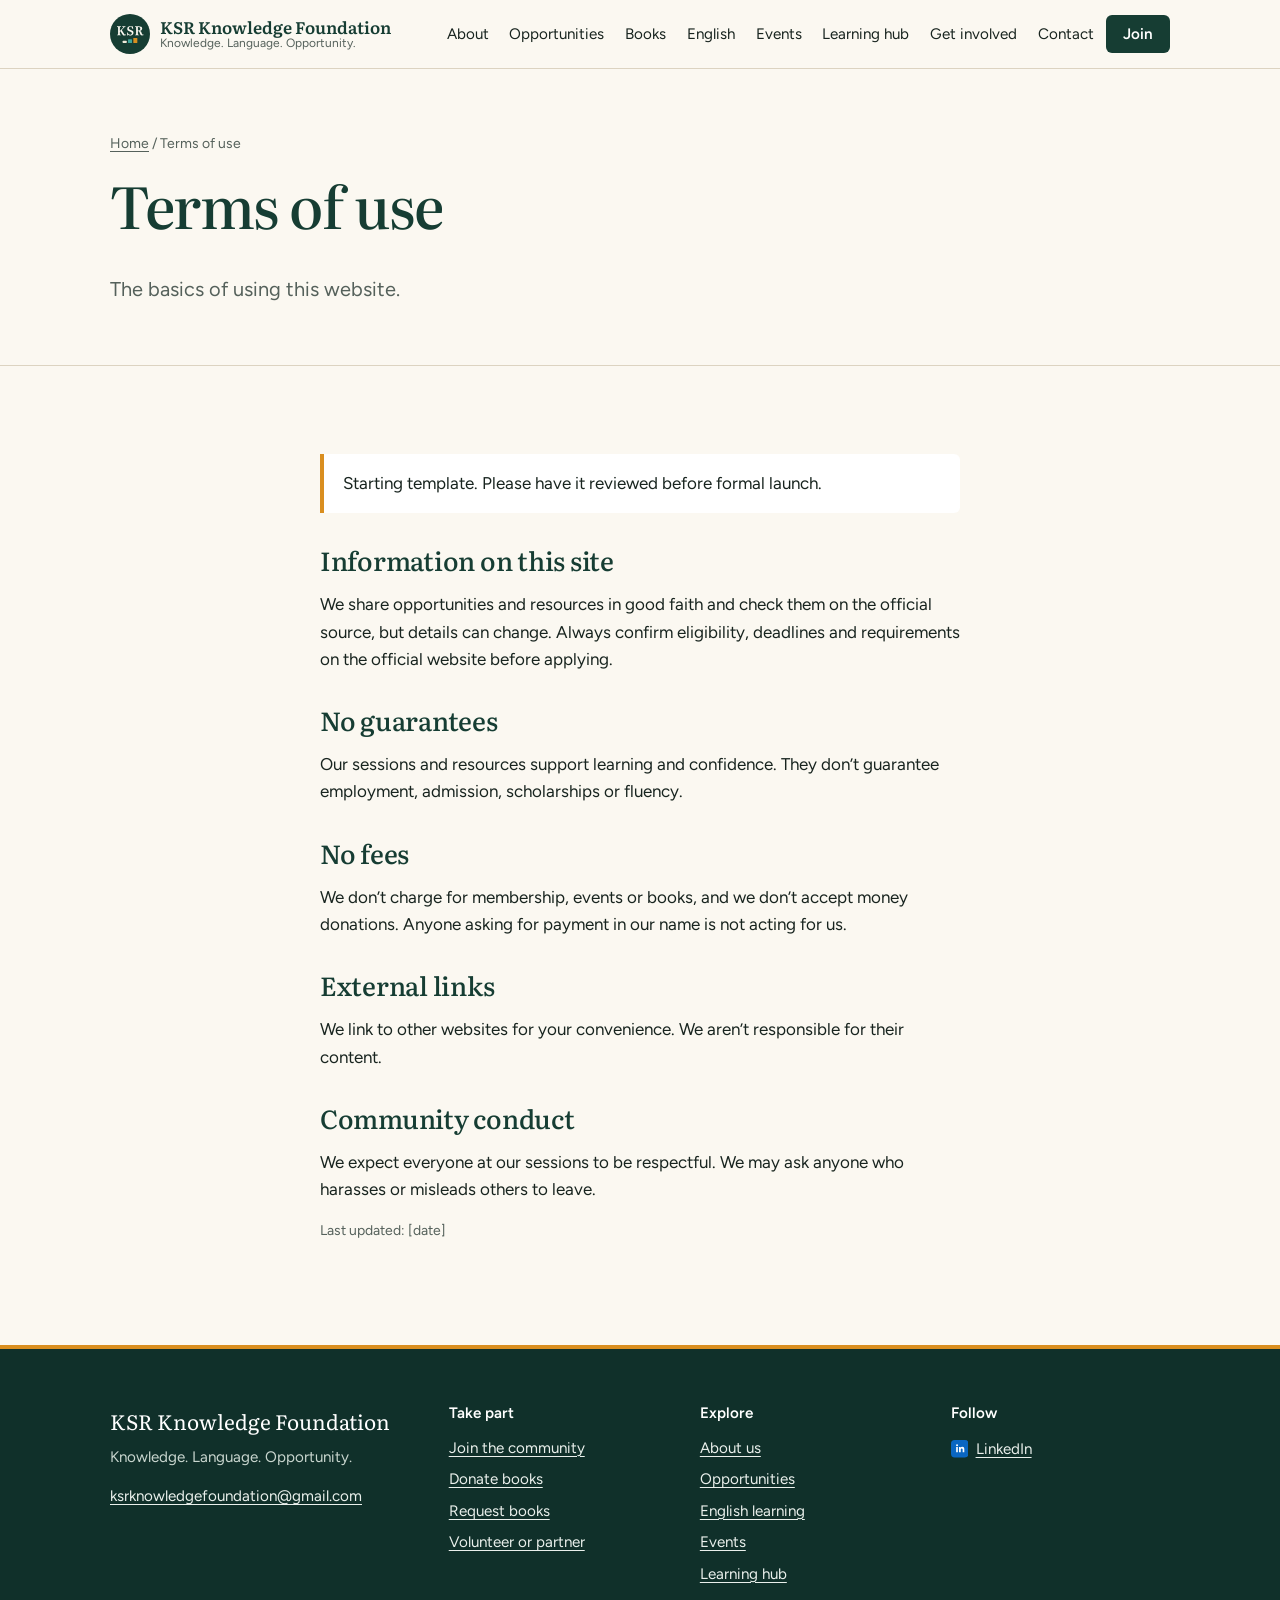
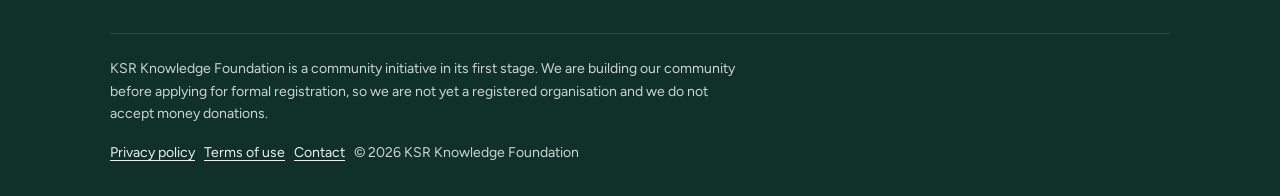
<file: terms.html>
<!doctype html>
<html lang="en-IN">
<head>
<meta charset="utf-8">
<meta name="viewport" content="width=device-width, initial-scale=1, viewport-fit=cover">
<title>Terms of use | KSR Knowledge Foundation</title>
<meta name="description" content="Terms for using this website.">
<link rel="canonical" href="https://kamalsaireddy.github.io/ksr-knowledge-foundation/terms.html">
<meta property="og:type" content="website">
<meta property="og:site_name" content="KSR Knowledge Foundation">
<meta property="og:title" content="Terms of use | KSR Knowledge Foundation">
<meta property="og:description" content="Terms for using this website.">
<meta property="og:url" content="https://kamalsaireddy.github.io/ksr-knowledge-foundation/terms.html">
<meta property="og:image" content="https://kamalsaireddy.github.io/ksr-knowledge-foundation/og-image.png">
<meta name="twitter:card" content="summary_large_image">
<meta name="theme-color" content="#163D33">
<link rel="icon" href="favicon.svg" type="image/svg+xml">
<link rel="preconnect" href="https://fonts.googleapis.com">
<link rel="preconnect" href="https://fonts.gstatic.com" crossorigin>
<link href="https://fonts.googleapis.com/css2?family=Figtree:wght@400;500;600&family=Literata:ital,opsz,wght@0,7..72,400;0,7..72,500;0,7..72,600;1,7..72,400&display=swap" rel="stylesheet">
<link rel="stylesheet" href="style.css?v=6">
<script src="config.js?v=6" defer></script>
<script src="content.js?v=6" defer></script>
<script src="main.js?v=6" defer></script>
</head>
<body>
<a class="skip-link" href="#main">Skip to content</a>
<header class="site-header">
  <div class="wrap header-inner">
    <a class="brand" href="index.html"><img class="brand-mark" src="logo.svg?v=6" width="40" height="40" alt=""><span class="brand-name"><span data-org>KSR Knowledge Foundation</span><small data-tagline>Knowledge. Language. Opportunity.</small></span></a>
    <button class="nav-toggle" type="button" aria-expanded="false" aria-controls="site-nav"><svg width="18" height="18" viewBox="0 0 18 18" aria-hidden="true"><path d="M2 4h14M2 9h14M2 14h14" stroke="currentColor" stroke-width="2" stroke-linecap="round"/></svg><span>Menu</span></button>
    <nav class="site-nav" id="site-nav" aria-label="Main">
      <ul class="nav-list"><li class="nav-home"><a href="index.html">Home</a></li><li><a href="about.html">About</a></li><li><a href="opportunities.html">Opportunities</a></li><li><a href="books.html">Books</a></li><li><a href="english.html">English</a></li><li><a href="events.html">Events</a></li><li><a href="learn.html">Learning hub</a></li><li><a href="get-involved.html">Get involved</a></li><li><a href="contact.html">Contact</a></li><li><a class="btn btn-primary" href="join.html">Join</a></li></ul>
    </nav>
  </div>
</header>
<main id="main">
<section class="page-intro"><div class="wrap"><p class="breadcrumb"><a href="index.html">Home</a> / Terms of use</p><h1>Terms of use</h1><p class="lede">The basics of using this website.</p></div></section>
<section class="section"><div class="wrap prose">
<div class="notice"><p>Starting template. Please have it reviewed before formal launch.</p></div>
<h2>Information on this site</h2><p>We share opportunities and resources in good faith and check them on the official source, but details can change. Always confirm eligibility, deadlines and requirements on the official website before applying.</p>
<h2>No guarantees</h2><p>Our sessions and resources support learning and confidence. They don’t guarantee employment, admission, scholarships or fluency.</p>
<h2>No fees</h2><p>We don’t charge for membership, events or books, and we don’t accept money donations. Anyone asking for payment in our name is not acting for us.</p>
<h2>External links</h2><p>We link to other websites for your convenience. We aren’t responsible for their content.</p>
<h2>Community conduct</h2><p>We expect everyone at our sessions to be respectful. We may ask anyone who harasses or misleads others to leave.</p>
<p class="small">Last updated: [date]</p>
</div></section>

</main>
<footer class="site-footer">
  <div class="wrap">
    <div class="footer-grid">
      <div>
        <p class="footer-brand" data-org>KSR Knowledge Foundation</p>
        <p data-tagline>Knowledge. Language. Opportunity.</p>
        <p data-requires-email hidden><a data-email href="#"></a></p>
        <p data-requires-location hidden data-location></p>
      </div>
      <div><h2>Take part</h2><ul><li><a href="join.html">Join the community</a></li><li><a href="donate.html">Donate books</a></li><li><a href="donate.html#request">Request books</a></li><li><a href="get-involved.html">Volunteer or partner</a></li></ul></div>
      <div><h2>Explore</h2><ul><li><a href="about.html">About us</a></li><li><a href="opportunities.html">Opportunities</a></li><li><a href="english.html">English learning</a></li><li><a href="events.html">Events</a></li><li><a href="learn.html">Learning hub</a></li></ul></div>
      <div><h2>Follow</h2><ul data-render="social"><li>Social channels coming soon</li></ul></div>
    </div>
    <div class="footer-stage">
      <p class="mb-0" data-stage style="max-width:70ch"></p>
      <p class="mb-0"><a href="privacy.html">Privacy policy</a> &nbsp; <a href="terms.html">Terms of use</a> &nbsp; <a href="contact.html">Contact</a> &nbsp; © <span data-year>2026</span> <span data-org>KSR Knowledge Foundation</span></p>
    </div>
  </div>
</footer>
<noscript><p style="padding:1rem;text-align:center">Some parts of this site, such as events and forms, need JavaScript switched on.</p></noscript>
</body>
</html>
</file>
<file: style.css>
/* KSR Knowledge Foundation — design tokens
   Change colours and fonts here; every page uses these variables. */
:root {
  --paper: #FBF8F1;      /* page background */
  --cream: #F1EADB;      /* soft panels */
  --ink: #18241F;        /* main text */
  --muted: #55615B;      /* secondary text */
  --forest: #163D33;     /* primary brand colour */
  --forest-2: #20554A;
  --teal: #1C6D66;       /* links, accents */
  --marigold: #D98E1F;   /* small highlights only */
  --line: #DCD3C1;
  --white: #FFFFFF;
  --danger: #A23B2A;
  --success: #1E6B45;

  --serif: "Literata", Georgia, "Times New Roman", serif;
  --sans: "Figtree", system-ui, -apple-system, "Segoe UI", Roboto, sans-serif;

  --step--1: 0.875rem;
  --step-0: 1.0625rem;
  --step-1: 1.25rem;
  --step-2: 1.625rem;
  --step-3: 2.125rem;
  --step-4: clamp(2.4rem, 5vw, 3.6rem);

  --radius-s: 6px;
  --radius-m: 12px;
  --radius-l: 22px;
  --wrap: 1140px;
  --gutter: clamp(1.1rem, 4vw, 2.5rem);
  --header-h: 68px;
}

*, *::before, *::after { box-sizing: border-box; }
html { scroll-behavior: smooth; scroll-padding-top: calc(var(--header-h) + 12px); -webkit-text-size-adjust: 100%; }
body {
  margin: 0; background: var(--paper); color: var(--ink);
  font-family: var(--sans); font-size: var(--step-0); line-height: 1.6;
}
img, svg { max-width: 100%; height: auto; display: block; }
a { color: var(--teal); text-underline-offset: 3px; text-decoration-thickness: 1px; }
a:hover { color: var(--forest); text-decoration-thickness: 2px; }
:focus-visible { outline: 3px solid var(--marigold); outline-offset: 3px; border-radius: 3px; }

h1, h2, h3, h4 { font-family: var(--serif); font-weight: 600; line-height: 1.18; margin: 0 0 .6em; color: var(--forest); letter-spacing: -0.01em; }
h1 { font-size: var(--step-4); font-weight: 500; letter-spacing: -0.02em; }
h2 { font-size: var(--step-3); font-weight: 500; }
h3 { font-size: var(--step-1); }
p { margin: 0 0 1em; max-width: 68ch; }
ul, ol { padding-left: 1.2em; }
li { margin-bottom: .35em; }
.lede { font-size: var(--step-1); color: var(--muted); line-height: 1.55; }
.small { font-size: var(--step--1); color: var(--muted); }
.visually-hidden { position: absolute !important; width: 1px; height: 1px; overflow: hidden; clip: rect(0 0 0 0); white-space: nowrap; }

.skip-link { position: absolute; left: 1rem; top: -60px; background: var(--forest); color: var(--white); padding: .6rem 1rem; border-radius: var(--radius-s); z-index: 100; }
.skip-link:focus { top: 1rem; color: var(--white); }

.wrap { width: 100%; max-width: var(--wrap); margin: 0 auto; padding: 0 var(--gutter); }
.section { padding: clamp(3rem, 8vw, 5.5rem) 0; }
.section-tight { padding: clamp(2rem, 5vw, 3rem) 0; }
.section-cream { background: var(--cream); }
.section-forest { background: var(--forest); color: #EAF0EC; }
.section-forest h2, .section-forest h3 { color: var(--white); }
.section-forest a:not(.btn) { color: #F3C77C; }
.section-forest .btn-light, .section-forest .btn-light:hover { color: var(--forest); }
.section-head { max-width: 680px; margin-bottom: 2.2rem; }
.section-head p { color: var(--muted); }
.section-forest .section-head p { color: #C9D6CF; }

/* Header */
.site-header { position: sticky; top: 0; z-index: 50; background: rgba(251, 248, 241, .94); backdrop-filter: blur(8px); border-bottom: 1px solid var(--line); }
.header-inner { display: flex; align-items: center; justify-content: space-between; min-height: var(--header-h); gap: 1rem; }
.brand { display: flex; align-items: center; gap: .65rem; text-decoration: none; color: var(--forest); }
.brand:hover { color: var(--forest); }
.brand-mark { width: 40px; height: 40px; flex: none; }
.brand-name { white-space: nowrap; font-family: var(--serif); font-weight: 600; font-size: 1.05rem; line-height: 1.15; }
.brand-name small { display: block; font-family: var(--sans); font-weight: 400; font-size: .75rem; color: var(--muted); }
.nav-list { list-style: none; display: flex; gap: .2rem; margin: 0; padding: 0; align-items: center; }
.nav-list li { margin: 0; }
.nav-list a { display: block; white-space: nowrap; padding: .5rem .55rem; color: var(--ink); text-decoration: none; font-size: .95rem; border-radius: var(--radius-s); }
.nav-list a:hover { background: var(--cream); color: var(--forest); }
.nav-list a[aria-current="page"] { color: var(--forest); font-weight: 600; box-shadow: inset 0 -2px 0 var(--marigold); border-radius: 0; }
.nav-toggle { display: none; background: none; border: 1px solid var(--line); border-radius: var(--radius-s); padding: .45rem .7rem; font: inherit; color: var(--forest); cursor: pointer; }
@media (min-width: 1101px) { .nav-home { display: none; } }
@media (max-width: 1240px) { .brand-name small { display: none; } }
@media (max-width: 1100px) {
  .site-header { backdrop-filter: none; background: var(--paper); }
  .nav-toggle { display: inline-flex; align-items: center; gap: .4rem; }
  .site-nav { position: fixed; inset: var(--header-h) 0 0 0; background: var(--paper); padding: 1.2rem var(--gutter) 2rem; overflow-y: auto; display: none; border-top: 1px solid var(--line); }
  .site-nav.is-open { display: block; }
  .nav-list { flex-direction: column; align-items: stretch; gap: 0; }
  .nav-list a { padding: .9rem .4rem; font-size: 1.1rem; border-bottom: 1px solid var(--line); border-radius: 0; }
  .nav-list a[aria-current="page"] { box-shadow: inset 3px 0 0 var(--marigold); padding-left: .9rem; }
  .nav-list .btn { margin-top: 1rem; text-align: center; border-bottom: 0; border-radius: 999px; padding: .85rem 1rem; }
  body.menu-open { overflow: hidden; }
}

/* Buttons */
.btn { display: inline-flex; align-items: center; justify-content: center; gap: .45rem; padding: .78rem 1.25rem; border-radius: 999px; font: 600 .98rem/1.2 var(--sans); text-decoration: none; cursor: pointer; border: 1.5px solid transparent; transition: background-color .15s ease, color .15s ease; }
.btn-primary { background: var(--forest); color: var(--white); }
.btn-primary:hover { background: var(--forest-2); color: var(--white); }
.btn-secondary { background: transparent; color: var(--forest); border-color: var(--forest); }
.btn-secondary:hover { background: var(--forest); color: var(--white); }
.btn-light { background: var(--paper); color: var(--forest); }
.btn-light:hover { background: var(--white); color: var(--forest); }
.btn-link { background: none; border: 0; padding: 0; color: var(--teal); font: 600 .98rem var(--sans); text-decoration: underline; text-underline-offset: 3px; cursor: pointer; }
.btn[disabled], .btn[aria-disabled="true"] { opacity: .55; cursor: not-allowed; }
.nav-list .btn-primary { color: var(--white); padding: .55rem 1rem; }
.nav-list .btn-primary:hover { background: var(--forest-2); color: var(--white); }
.btn-row { display: flex; flex-wrap: wrap; gap: .75rem; align-items: center; }

/* Hero */
.hero { padding: clamp(2.5rem, 7vw, 5rem) 0 clamp(2.5rem, 6vw, 4rem); }
.hero-grid { display: grid; grid-template-columns: 1.15fr .85fr; gap: clamp(2rem, 5vw, 4rem); align-items: end; }
.hero h1 { max-width: 15ch; }
.hero .lede { max-width: 46ch; margin-bottom: 1.8rem; }
.hero-tagline { font-family: var(--serif); font-style: italic; color: var(--teal); font-size: var(--step-1); margin-bottom: 1.2rem; }
.hero-secondary { margin-top: 1.1rem; font-size: .98rem; }
.steps-art { width: 100%; max-width: 440px; justify-self: end; }
.steps-art .spine { transform-box: fill-box; transform-origin: bottom; }
@media (prefers-reduced-motion: no-preference) {
  .steps-art .spine { animation: rise .7s cubic-bezier(.2, .7, .2, 1) both; }
  .steps-art .spine:nth-of-type(2) { animation-delay: .12s; }
  .steps-art .spine:nth-of-type(3) { animation-delay: .24s; }
  .steps-art .spine:nth-of-type(4) { animation-delay: .36s; }
  .steps-art .spine:nth-of-type(5) { animation-delay: .48s; }
}
@keyframes rise { from { transform: scaleY(0); } to { transform: scaleY(1); } }
@media (max-width: 820px) {
  .hero-grid { grid-template-columns: 1fr; }
  .steps-art { justify-self: start; max-width: 280px; }
}

/* Page intro (inner pages) */
.page-intro { padding: clamp(2.5rem, 6vw, 4rem) 0 clamp(1.5rem, 4vw, 2.5rem); border-bottom: 1px solid var(--line); }
.page-intro h1 { max-width: 22ch; }
.page-intro .lede { max-width: 60ch; }
.breadcrumb { font-size: var(--step--1); color: var(--muted); margin-bottom: 1rem; }
.breadcrumb a { color: var(--muted); }

/* Initiatives (spine-topped panels) */
.initiatives { display: grid; grid-template-columns: repeat(3, 1fr); gap: 1.4rem; }
.initiative { background: var(--white); border: 1px solid var(--line); border-radius: var(--radius-m); padding: 1.6rem 1.5rem 1.5rem; border-top: 6px solid var(--spine, var(--forest)); display: flex; flex-direction: column; }
.initiative p { color: var(--muted); flex: 1; }
.initiative .icon { width: 30px; height: 30px; color: var(--spine, var(--forest)); margin-bottom: .9rem; }
@media (max-width: 860px) { .initiatives { grid-template-columns: 1fr; } }

/* Generic grids */
.grid-2 { display: grid; grid-template-columns: 1fr 1fr; gap: clamp(1.5rem, 4vw, 3.5rem); align-items: start; }
.grid-3 { display: grid; grid-template-columns: repeat(3, 1fr); gap: 1.4rem; }
@media (max-width: 860px) { .grid-2, .grid-3 { grid-template-columns: 1fr; } }

.panel { background: var(--white); border: 1px solid var(--line); border-radius: var(--radius-m); padding: 1.5rem; }
.panel-cream { background: var(--cream); border-color: transparent; }
.panel h3 { margin-bottom: .4rem; }

.checklist { list-style: none; padding: 0; margin: 0 0 1rem; }
.checklist li { position: relative; padding-left: 1.7rem; margin-bottom: .55rem; }
.checklist li::before { content: ""; position: absolute; left: 0; top: .5em; width: .8rem; height: .45rem; border-left: 2px solid var(--teal); border-bottom: 2px solid var(--teal); transform: rotate(-45deg); }

/* Process — genuine sequence, so numbered */
.process { list-style: none; counter-reset: step; padding: 0; margin: 0; display: grid; gap: 0; }
.process li { counter-increment: step; display: grid; grid-template-columns: 3rem 1fr; gap: 1rem; padding: 1rem 0; border-bottom: 1px solid var(--line); margin: 0; }
.process li::before { content: counter(step); font-family: var(--serif); font-size: 1.6rem; color: var(--teal); line-height: 1.2; }
.process strong { display: block; color: var(--forest); }
.section-forest .process li { border-color: rgba(255,255,255,.15); }
.section-forest .process li::before { color: #F3C77C; }
.section-forest .process strong { color: var(--white); }

/* Values */
.values { display: grid; grid-template-columns: repeat(auto-fit, minmax(240px, 1fr)); gap: 0; border-top: 1px solid var(--line); }
.values > div { padding: 1.3rem 1.3rem 1.3rem 0; border-bottom: 1px solid var(--line); }
.values h3 { font-size: 1.1rem; margin-bottom: .3rem; }
.values p { color: var(--muted); margin: 0; font-size: .98rem; }

/* Founder */
.founder { display: grid; grid-template-columns: 220px 1fr; gap: clamp(1.5rem, 4vw, 3rem); align-items: start; }
.founder-photo { aspect-ratio: 4 / 5; background: var(--cream); border-radius: var(--radius-l); display: grid; place-items: center; color: var(--muted); font-size: .9rem; text-align: center; overflow: hidden; border: 1px solid var(--line); }
.founder-photo img { width: 100%; height: 100%; object-fit: cover; }
.founder blockquote { margin: 0 0 1.2rem; font-family: var(--serif); font-size: var(--step-2); line-height: 1.35; color: var(--forest); font-weight: 400; max-width: 32ch; }
@media (max-width: 680px) { .founder { grid-template-columns: 1fr; } .founder-photo { max-width: 200px; } }

/* Impact */
.impact { display: grid; grid-template-columns: repeat(auto-fit, minmax(170px, 1fr)); gap: 1px; background: rgba(255,255,255,.15); border-radius: var(--radius-m); overflow: hidden; }
.impact div { background: var(--forest); padding: 1.4rem 1.2rem; }
.impact .num { font-family: var(--serif); font-size: 2.2rem; line-height: 1.1; color: var(--white); display: block; }
.impact .num.pending { font-family: var(--sans); font-size: 1rem; font-weight: 600; color: #F3C77C; padding: .55rem 0 .45rem; }
.impact .label { font-size: .95rem; color: #C9D6CF; }

/* Cards for events, videos, opportunities */
.card-list { display: grid; grid-template-columns: repeat(auto-fill, minmax(290px, 1fr)); gap: 1.3rem; }
.card { background: var(--white); border: 1px solid var(--line); border-radius: var(--radius-m); padding: 1.3rem; display: flex; flex-direction: column; gap: .5rem; }
.card h3 { margin: 0; font-size: 1.15rem; }
.card p { color: var(--muted); margin: 0; font-size: .97rem; }
.card .meta { font-size: .9rem; color: var(--muted); display: grid; gap: .15rem; }
.card .meta b { color: var(--ink); font-weight: 600; }
.card-actions { margin-top: auto; padding-top: .6rem; display: flex; gap: .8rem; flex-wrap: wrap; align-items: center; }
.event-date { display: flex; gap: .9rem; align-items: center; }
.event-date .day { font-family: var(--serif); font-size: 2rem; line-height: 1; color: var(--forest); }
.event-date .mon { font-size: .85rem; color: var(--muted); line-height: 1.2; }

.badge { display: inline-block; font-size: .78rem; font-weight: 600; padding: .2rem .55rem; border-radius: 999px; background: var(--cream); color: var(--forest); width: fit-content; }
.badge-sample { background: #FFF1D6; color: #7A4A00; }
.badge-verified { background: #DDF0E6; color: var(--success); }
.badge-expired { background: #EFE3E0; color: var(--danger); }
.badge-row { display: flex; gap: .4rem; flex-wrap: wrap; }

.video-thumb { aspect-ratio: 16 / 9; border-radius: var(--radius-s); background: var(--cream) center / cover no-repeat; position: relative; overflow: hidden; display: grid; place-items: center; color: var(--forest); }
.video-thumb svg { width: 46px; height: 46px; }
.featured-video { display: grid; grid-template-columns: 1.3fr 1fr; gap: 2rem; align-items: center; }
@media (max-width: 860px) { .featured-video { grid-template-columns: 1fr; } }
.embed { aspect-ratio: 16 / 9; width: 100%; border: 0; border-radius: var(--radius-m); background: var(--cream); }

/* Filters & search */
.toolbar { display: flex; flex-wrap: wrap; gap: .8rem; align-items: center; margin-bottom: 1.6rem; }
.chips { display: flex; flex-wrap: wrap; gap: .45rem; }
.chip { font: 500 .9rem var(--sans); padding: .45rem .9rem; border-radius: 999px; border: 1px solid var(--line); background: var(--white); color: var(--ink); cursor: pointer; }
.chip[aria-pressed="true"] { background: var(--forest); color: var(--white); border-color: var(--forest); }
.search { flex: 1 1 240px; max-width: 360px; }
.segmented { display: inline-flex; border: 1px solid var(--line); border-radius: 999px; padding: 3px; background: var(--white); }
.segmented button { font: 600 .9rem var(--sans); border: 0; background: none; padding: .45rem 1rem; border-radius: 999px; cursor: pointer; color: var(--muted); }
.segmented button[aria-pressed="true"] { background: var(--cream); color: var(--forest); }
.empty { padding: 2rem; border: 1px dashed var(--line); border-radius: var(--radius-m); text-align: left; color: var(--muted); background: var(--white); }
.empty strong { color: var(--forest); display: block; font-size: 1.05rem; margin-bottom: .3rem; }

/* Callout band */
.callout { display: grid; grid-template-columns: 1fr auto; gap: 2rem; align-items: center; }
@media (max-width: 760px) { .callout { grid-template-columns: 1fr; } }

/* Forms */
.form { display: grid; gap: 1.2rem; max-width: 720px; }
.form-row { display: grid; grid-template-columns: 1fr 1fr; gap: 1.2rem; }
@media (max-width: 640px) { .form-row { grid-template-columns: 1fr; } }
.field { display: grid; gap: .35rem; }
.field label, .field legend { font-weight: 600; font-size: .97rem; color: var(--ink); }
.field .hint { font-size: .88rem; color: var(--muted); margin: 0; }
.optional { font-weight: 400; color: var(--muted); }
input[type="text"], input[type="email"], input[type="tel"], input[type="number"], input[type="search"], select, textarea {
  width: 100%; font: inherit; font-size: 1rem; color: var(--ink); background: var(--white);
  border: 1.5px solid var(--line); border-radius: var(--radius-s); padding: .7rem .8rem; min-height: 48px;
}
textarea { min-height: 110px; resize: vertical; }
input:focus, select:focus, textarea:focus { border-color: var(--teal); outline: 2px solid transparent; box-shadow: 0 0 0 3px rgba(28, 109, 102, .2); }
[aria-invalid="true"] { border-color: var(--danger) !important; }
.error-msg { color: var(--danger); font-size: .9rem; font-weight: 500; margin: 0; }
.error-msg:empty { display: none; }
fieldset { border: 0; padding: 0; margin: 0; min-width: 0; }
fieldset.field legend { padding: 0; margin-bottom: .45rem; }
.options { display: grid; grid-template-columns: repeat(auto-fill, minmax(220px, 1fr)); gap: .45rem .9rem; }
.option { display: flex; gap: .55rem; align-items: flex-start; font-weight: 400 !important; cursor: pointer; padding: .35rem 0; }
.option input { width: 1.15rem; height: 1.15rem; margin-top: .2rem; accent-color: var(--forest); flex: none; }
.consent { background: var(--cream); padding: 1rem 1.1rem; border-radius: var(--radius-s); display: grid; gap: .5rem; }
.hp { position: absolute; left: -9999px; }
.form-status { padding: 1rem 1.1rem; border-radius: var(--radius-s); font-size: .97rem; }
.form-status:empty { display: none; }
.form-status.is-error { background: #F7E4E0; color: var(--danger); }
.form-status.is-notice { background: #FFF1D6; color: #5E3A00; }
.form-success { background: #E3F2EA; border: 1px solid #B9DCC8; border-radius: var(--radius-m); padding: 1.6rem; max-width: 720px; }
.form-success h2, .form-success h3 { color: var(--success); }
.spinner { width: 1rem; height: 1rem; border: 2px solid rgba(255,255,255,.4); border-top-color: var(--white); border-radius: 50%; animation: spin .8s linear infinite; }
@keyframes spin { to { transform: rotate(360deg); } }
@media (prefers-reduced-motion: reduce) { .spinner { animation-duration: 2.4s; } html { scroll-behavior: auto; } }

/* Tabs */
.tabs { display: flex; gap: .4rem; border-bottom: 1px solid var(--line); margin-bottom: 2rem; flex-wrap: wrap; }
.tabs [role="tab"] { font: 600 1rem var(--sans); background: none; border: 0; padding: .9rem 1.1rem; color: var(--muted); cursor: pointer; border-bottom: 3px solid transparent; margin-bottom: -1px; }
.tabs [role="tab"][aria-selected="true"] { color: var(--forest); border-bottom-color: var(--marigold); }

/* Dialog */
dialog { border: 0; border-radius: var(--radius-l); padding: 0; width: min(760px, calc(100% - 2rem)); max-height: calc(100% - 2rem); background: var(--paper); color: var(--ink); box-shadow: 0 30px 80px rgba(22, 61, 51, .3); }
dialog::backdrop { background: rgba(22, 36, 31, .55); }
.dialog-body { padding: clamp(1.3rem, 4vw, 2.2rem); }
.dialog-close { position: sticky; top: 0; float: right; margin: .8rem .8rem 0 0; background: var(--white); border: 1px solid var(--line); border-radius: 999px; width: 40px; height: 40px; cursor: pointer; font-size: 1.3rem; line-height: 1; color: var(--forest); z-index: 2; }

/* FAQ */
.faq details { border-bottom: 1px solid var(--line); padding: 1rem 0; }
.faq summary { cursor: pointer; font-weight: 600; color: var(--forest); list-style: none; display: flex; justify-content: space-between; gap: 1rem; }
.faq summary::-webkit-details-marker { display: none; }
.faq summary::after { content: "+"; font-size: 1.4rem; line-height: 1; color: var(--teal); }
.faq details[open] summary::after { content: "–"; }
.faq details p { margin: .7rem 0 0; color: var(--muted); }

/* Notice */
.notice { border-left: 4px solid var(--marigold); background: var(--white); padding: 1rem 1.2rem; border-radius: 0 var(--radius-s) var(--radius-s) 0; }
.notice p:last-child { margin-bottom: 0; }

/* Prose pages */
.prose { max-width: 720px; }
.prose h2 { font-size: var(--step-2); margin-top: 2rem; }

/* Footer */
.site-footer { background: #10302A; color: #C9D6CF; padding: 3.5rem 0 2rem; font-size: .95rem; }
.site-footer a { color: #EAF0EC; }
.footer-grid { display: grid; grid-template-columns: 1.4fr 1fr 1fr 1fr; gap: 2rem; }
.site-footer h2 { font-family: var(--sans); font-size: .95rem; font-weight: 600; color: var(--white); margin-bottom: .8rem; letter-spacing: 0; }
.site-footer ul { list-style: none; padding: 0; margin: 0; }
.site-footer li { margin-bottom: .45rem; }
.footer-brand { font-family: var(--serif); font-size: 1.3rem; color: var(--white); margin-bottom: .4rem; }
.footer-stage { margin-top: 2.5rem; padding-top: 1.5rem; border-top: 1px solid rgba(255,255,255,.12); font-size: .88rem; display: flex; flex-wrap: wrap; gap: 1rem; justify-content: space-between; }
@media (max-width: 860px) { .footer-grid { grid-template-columns: 1fr 1fr; } }
@media (max-width: 520px) { .footer-grid { grid-template-columns: 1fr; } }

.mt-0 { margin-top: 0; } .mb-0 { margin-bottom: 0; } .mt-2 { margin-top: 2rem; }

/* Coming soon */
.coming-soon { background: var(--cream); border-radius: var(--radius-l); padding: clamp(1.6rem, 4vw, 2.6rem); max-width: 760px; }
.cs-heading { font-size: var(--step-2); margin: .8rem 0 .2rem; }
.cs-quote { margin: 1.2rem 0; padding: 0; }
.cs-quote p { font-family: var(--serif); font-size: var(--step-2); line-height: 1.35; color: var(--forest); margin: 0 0 .5rem; max-width: 34ch; }
.cs-quote footer { color: var(--muted); font-size: .97rem; }
.cs-quote footer::before { content: "— "; }
.cs-message { font-weight: 600; color: var(--teal); font-size: var(--step-1); margin-bottom: 1.2rem; }
.section-forest .coming-soon { background: rgba(255,255,255,.06); }
.section-forest .cs-heading, .section-forest .cs-quote p { color: var(--white); }
.section-forest .cs-quote footer { color: #C9D6CF; }
.section-forest .cs-message { color: #F3C77C; }
.section-forest .coming-soon .btn-primary { background: var(--paper); color: var(--forest); }
.section-forest .coming-soon .btn-secondary { color: var(--paper); border-color: var(--paper); }
.section-forest .coming-soon .btn-secondary:hover { background: var(--paper); color: var(--forest); }
dialog .coming-soon { background: transparent; padding: 0; }
.topic-grid { display: grid; grid-template-columns: repeat(auto-fill, minmax(250px, 1fr)); gap: 1rem; }
.topic-tile { text-align: left; font: inherit; color: var(--ink); background: var(--white); border: 1px solid var(--line); border-radius: var(--radius-m); padding: 1.3rem; display: flex; flex-direction: column; gap: .45rem; cursor: pointer; min-height: 160px; }
.topic-tile:hover { border-color: var(--teal); }
.topic-name { font-family: var(--serif); font-weight: 600; font-size: 1.15rem; color: var(--forest); }
.topic-desc { color: var(--muted); font-size: .95rem; flex: 1; }
.coming-soon .badge { background: var(--white); }
.section-forest .coming-soon .badge { background: var(--cream); }

.follow-card { display: flex; gap: 1rem; align-items: flex-start; background: var(--white); border: 1px solid var(--line); border-radius: var(--radius-m); padding: 1.5rem; }
.follow-card p { color: var(--muted); }
.follow-icon { width: 40px; height: 40px; flex: none; }
.nav-list .btn-primary[aria-current="page"] { color: var(--white); box-shadow: none; border-radius: 999px; }
.join-side { display: grid; gap: 1.4rem; align-content: start; }
@media (max-width: 860px) { .join-side { order: -1; } .join-side .panel-cream { display: none; } }
.grid-main-side { grid-template-columns: 1.6fr 1fr; }
.grid-side-main { grid-template-columns: 1fr 1.6fr; }
@media (max-width: 860px) { .grid-main-side, .grid-side-main { grid-template-columns: 1fr; } }
.nav-toggle svg { flex: none; width: 18px; height: 18px; }
.nav-toggle { flex: none; }
@media (max-width: 400px) { .brand-name { font-size: .95rem; } }
@media (max-width: 400px) { .brand-name { white-space: normal; line-height: 1.15; } .brand { min-width: 0; } }

.li-icon { width: 1.15em; height: 1.15em; flex: none; display: inline-block; vertical-align: -0.2em; }
.icon-link { display: inline-flex; align-items: center; gap: .45rem; margin-right: 1.2rem; }
.btn .li-icon { width: 1.2em; height: 1.2em; }
.icon-link { vertical-align: middle; }

/* Shorts and YouTube */
.embed-short { aspect-ratio: 9 / 16; width: 100%; max-width: 340px; display: block; }
dialog .embed-short { margin: 0 auto; max-height: 70vh; width: auto; height: 70vh; max-width: 100%; }
.video-thumb.short { aspect-ratio: 9 / 16; background-size: cover; background-position: center; }
.card-list.shorts { grid-template-columns: repeat(auto-fill, minmax(210px, 1fr)); }
.featured-video.short { grid-template-columns: minmax(0, 340px) minmax(0, 1fr); gap: 2.5rem; }
@media (max-width: 760px) { .featured-video.short { grid-template-columns: 1fr; } }
.btn-youtube { background: #FFFFFF; color: #18241F; border-color: var(--line); }
.btn-youtube:hover { background: #FFF5F5; color: #18241F; border-color: #FF0000; }
.yt-icon { width: 1.5em; height: 1.1em; flex: none; }
.toolbar-end { margin-left: auto; }

/* Home: latest opportunities */
.opp-mini { list-style: none; margin: 0; padding: 0; border-top: 1px solid var(--line); }
.opp-mini li { display: grid; grid-template-columns: auto 1fr auto auto; gap: .6rem 1.2rem; align-items: center; padding: 1rem 0; border-bottom: 1px solid var(--line); margin: 0; }
.opp-mini-title { font-weight: 600; color: var(--forest); }
.opp-mini-date { font-size: .92rem; color: var(--muted); white-space: nowrap; }
.opp-mini-date.soon { color: var(--danger); font-weight: 600; }
@media (max-width: 760px) { .opp-mini li { grid-template-columns: 1fr; gap: .35rem; } }

/* Share buttons */
.share-row { display: flex; align-items: center; gap: .5rem; flex-wrap: wrap; padding-top: .8rem; margin-top: .4rem; border-top: 1px dashed var(--line); }
.share-label { font-size: .85rem; color: var(--muted); margin-right: .2rem; }
.share-btn { display: inline-flex; align-items: center; gap: .4rem; font-size: .88rem; font-weight: 600; color: var(--ink); text-decoration: none; border: 1px solid var(--line); border-radius: 999px; padding: .35rem .8rem; background: var(--white); }
.share-btn:hover { border-color: var(--teal); color: var(--forest); }
.share-icon { width: 1.2em; height: 1.2em; flex: none; }
.share-btn .li-icon { width: 1.15em; height: 1.15em; }
.share-mini { display: inline-flex; padding: .3rem; border-radius: 50%; }
.share-mini .share-icon { width: 1.6rem; height: 1.6rem; }
.opp-mini li { grid-template-columns: auto 1fr auto auto auto; }
@media (max-width: 760px) { .opp-mini li { grid-template-columns: 1fr; } .share-mini { justify-self: start; } }
.card.is-highlight { box-shadow: 0 0 0 3px var(--marigold); transition: box-shadow .3s; }

/* Home: impact strip */
.trust-strip { background: var(--forest); color: var(--white); }
.trust-list { list-style: none; margin: 0 auto; padding: 1.1rem 0; display: flex; flex-wrap: wrap; justify-content: center; gap: .6rem 2.6rem; }
.trust-list li { margin: 0; display: flex; align-items: baseline; gap: .5rem; }
.trust-list strong { font-family: var(--serif); font-size: 1.7rem; font-weight: 600; color: #F3C77C; }
.trust-list span { color: #DCE6E1; font-size: .98rem; }
.btn-outline-light { background: transparent; color: var(--paper); border-color: var(--paper); }
.btn-outline-light:hover { background: var(--paper); color: var(--forest); }
.section-forest .btn-outline-light { color: var(--paper); }
.section-forest .btn-outline-light:hover { color: var(--forest); }
/* Opportunity filters */
.filter-selects { display: flex; flex-wrap: wrap; gap: .8rem 1.2rem; width: 100%; }
.filter-select { display: flex; flex-direction: column; gap: .3rem; font-size: .88rem; font-weight: 600; color: var(--muted); min-width: 200px; }
.filter-select select { min-height: 44px; padding: .5rem .7rem; }
.filter-count { width: 100%; margin: 0; }
.level-tags { display: flex; flex-wrap: wrap; gap: .3rem; }
.level-tags span { font-size: .75rem; font-weight: 600; color: var(--teal); border: 1px solid #B9D8D3; border-radius: 999px; padding: .1rem .5rem; }

/* ---- Visual refresh ---- */
/* Hero headline: wider, fewer lines */
.hero-grid { grid-template-columns: 1.4fr .6fr; }
.hero h1 { max-width: 19ch; }
@media (max-width: 820px) { .hero-grid { grid-template-columns: 1fr; } }

/* Opportunity cards */
.opp-card { border-top: 6px solid var(--teal); }
.opp-card.type-internship { border-top-color: var(--marigold); }
.opp-card.type-scholarship { border-top-color: #B9A27A; }
.opp-top { display: flex; justify-content: space-between; align-items: flex-start; gap: .8rem; }
.countdown { flex: none; text-align: center; background: var(--cream); border-radius: var(--radius-s); padding: .35rem .6rem; line-height: 1.05; min-width: 4.4rem; }
.countdown strong { display: block; font-family: var(--serif); font-size: 1.6rem; color: var(--forest); }
.countdown span { font-size: .72rem; font-weight: 600; color: var(--muted); }
.countdown.urgent { background: #FBE3E1; }
.countdown.urgent strong, .countdown.urgent span { color: var(--danger); }
.opp-more summary { cursor: pointer; font-weight: 600; color: var(--teal); font-size: .95rem; }
.opp-more[open] summary { margin-bottom: .4rem; }
.opp-more p { margin: .4rem 0 0; }

/* Home: row of shorts */
.video-row { display: grid; grid-template-columns: repeat(var(--cols, 4), minmax(0, 1fr)); max-width: calc(var(--cols, 4) * 290px); gap: 1.2rem; }
.video-tile { display: flex; flex-direction: column; gap: .5rem; text-decoration: none; color: var(--ink); }
.video-tile-thumb { position: relative; display: block; aspect-ratio: 9 / 16; border-radius: var(--radius-m); background: var(--forest) center / cover no-repeat; overflow: hidden; }
.video-tile-thumb .play { position: absolute; inset: auto auto .8rem .8rem; width: 46px; height: 46px; color: var(--white); background: rgba(22, 61, 51, .75); border-radius: 50%; display: grid; place-items: center; }
.video-tile-thumb .play svg { width: 44px; height: 44px; }
.video-tile-title { font-weight: 600; color: var(--forest); line-height: 1.3; }
.video-tile:hover .video-tile-title { text-decoration: underline; }
@media (max-width: 900px) { .video-row { grid-template-columns: repeat(3, minmax(0, 1fr)); max-width: none; } }
@media (max-width: 560px) { .video-row { grid-template-columns: repeat(2, minmax(0, 1fr)); max-width: none; } }

/* Learning hub topic icons */
.topic-icon { width: 30px; height: 30px; color: var(--teal); }

/* Join band vs footer */
.join-band { border-bottom: 1px solid var(--line); }
.site-footer { border-top: 4px solid var(--marigold); }

/* Fade-in */
@media (prefers-reduced-motion: no-preference) {
  .reveal { opacity: 0; transform: translateY(18px); transition: opacity .6s ease, transform .6s ease; }
  .reveal.is-in { opacity: 1; transform: none; }
}
</file>
